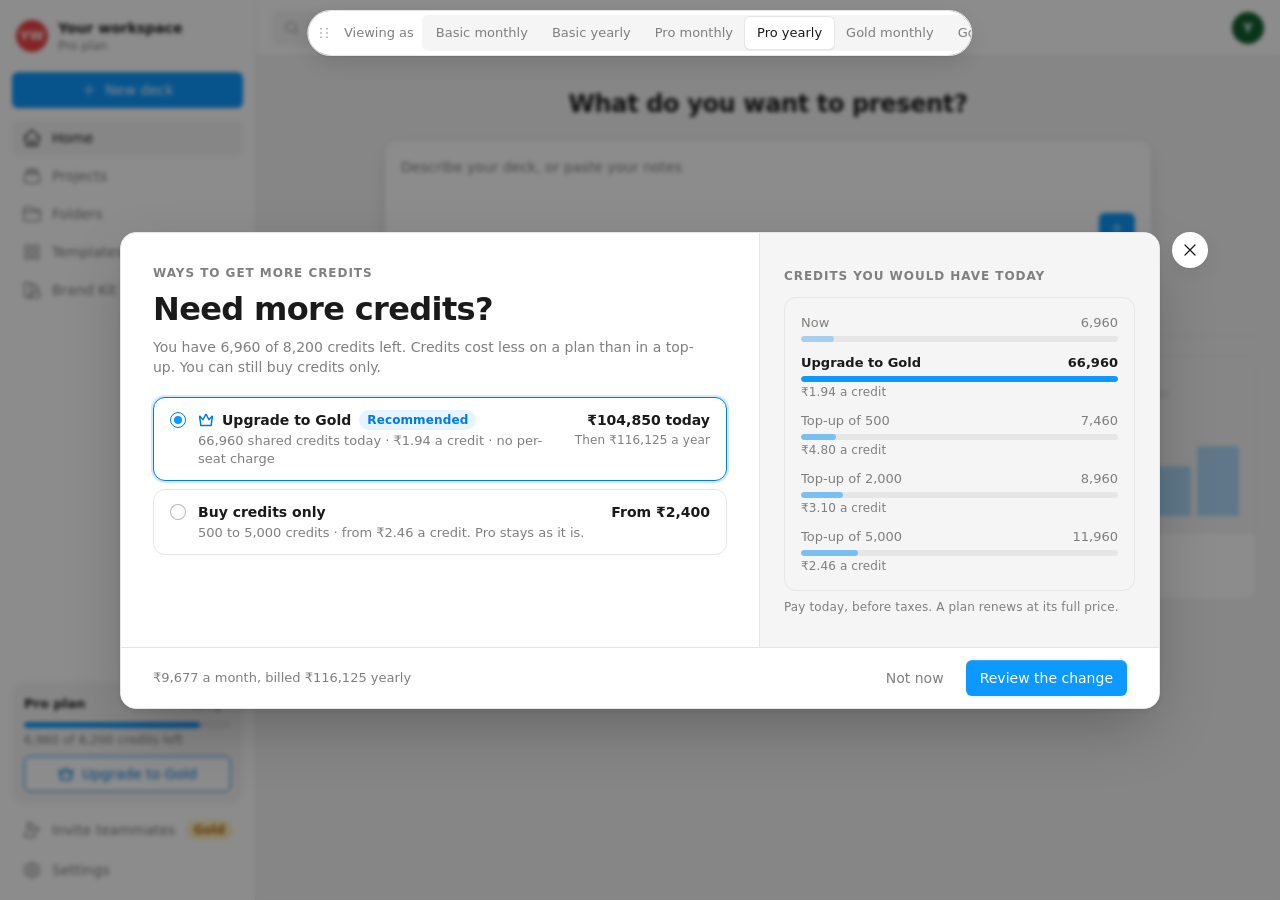
<file: buy-credits/index.html>
<!doctype html>
<html lang="en" data-theme="light">
<head>
<meta charset="utf-8">
<meta name="viewport" content="width=device-width, initial-scale=1">
<meta name="robots" content="noindex">
<title>Buy credits</title>
<link rel="stylesheet" href="app.css">
<style>html,body,#root{height:100%;margin:0}body{background:rgb(var(--pai-canvas,248 248 251))}</style>
</head>
<body>
<div id="root"></div>
<script>window.__PROTO__="credits";</script>
<script src="upgrade.js"></script>
</body>
</html>
</file>
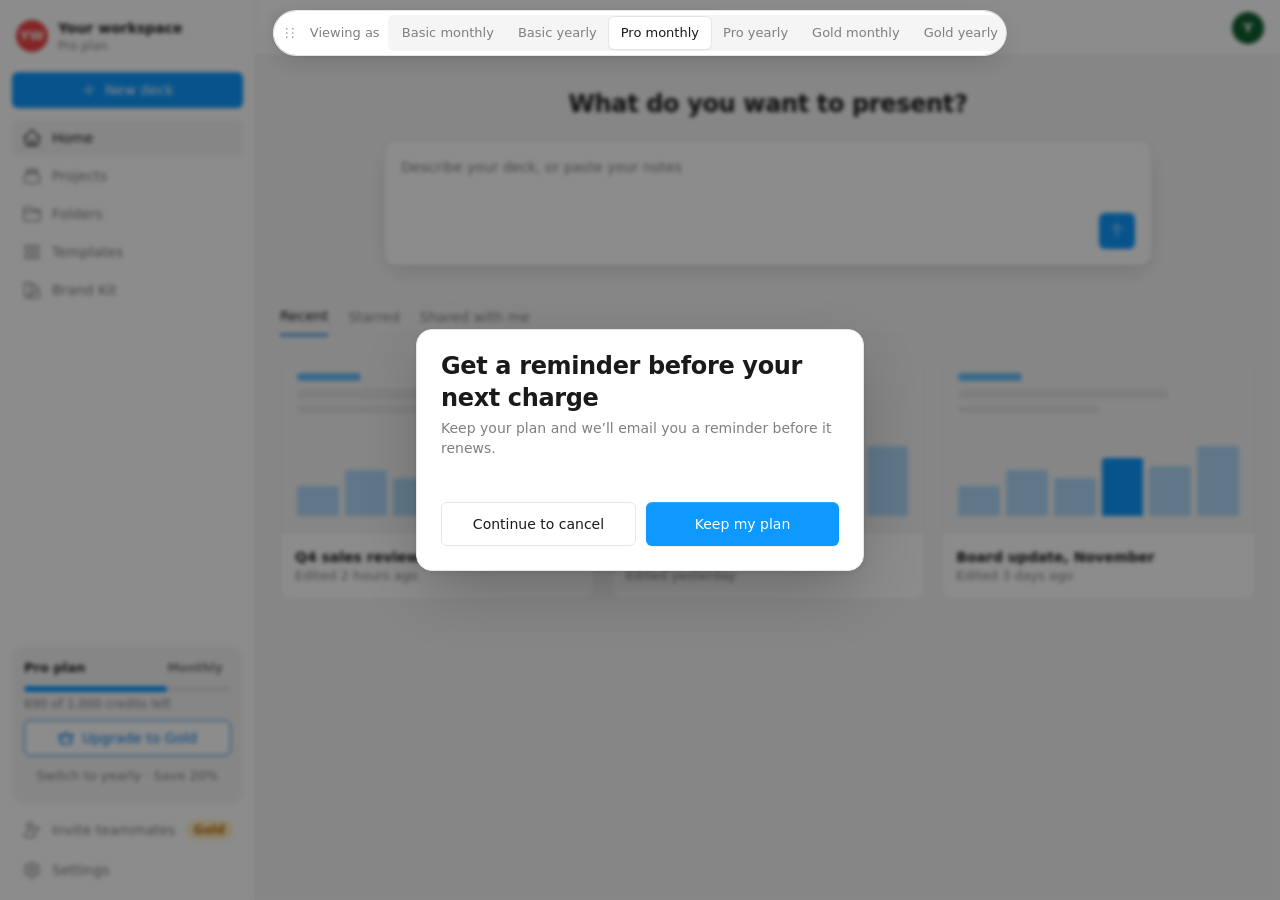
<file: cancel-renewal/index.html>
<!doctype html>
<html lang="en" data-theme="light">
<head>
<meta charset="utf-8">
<meta name="viewport" content="width=device-width, initial-scale=1">
<meta name="robots" content="noindex">
<title>Cancel renewal</title>
<link rel="stylesheet" href="app.css">
<style>html,body,#root{height:100%;margin:0}body{background:rgb(var(--pai-canvas,248 248 251))}</style>
</head>
<body>
<div id="root"></div>
<script>window.__PROTO__="cancel";</script>
<script>window.__ICON_BASE__="https://app.presentations.ai/assets/images/";</script>
<script src="upgrade.js"></script>
</body>
</html>
</file>
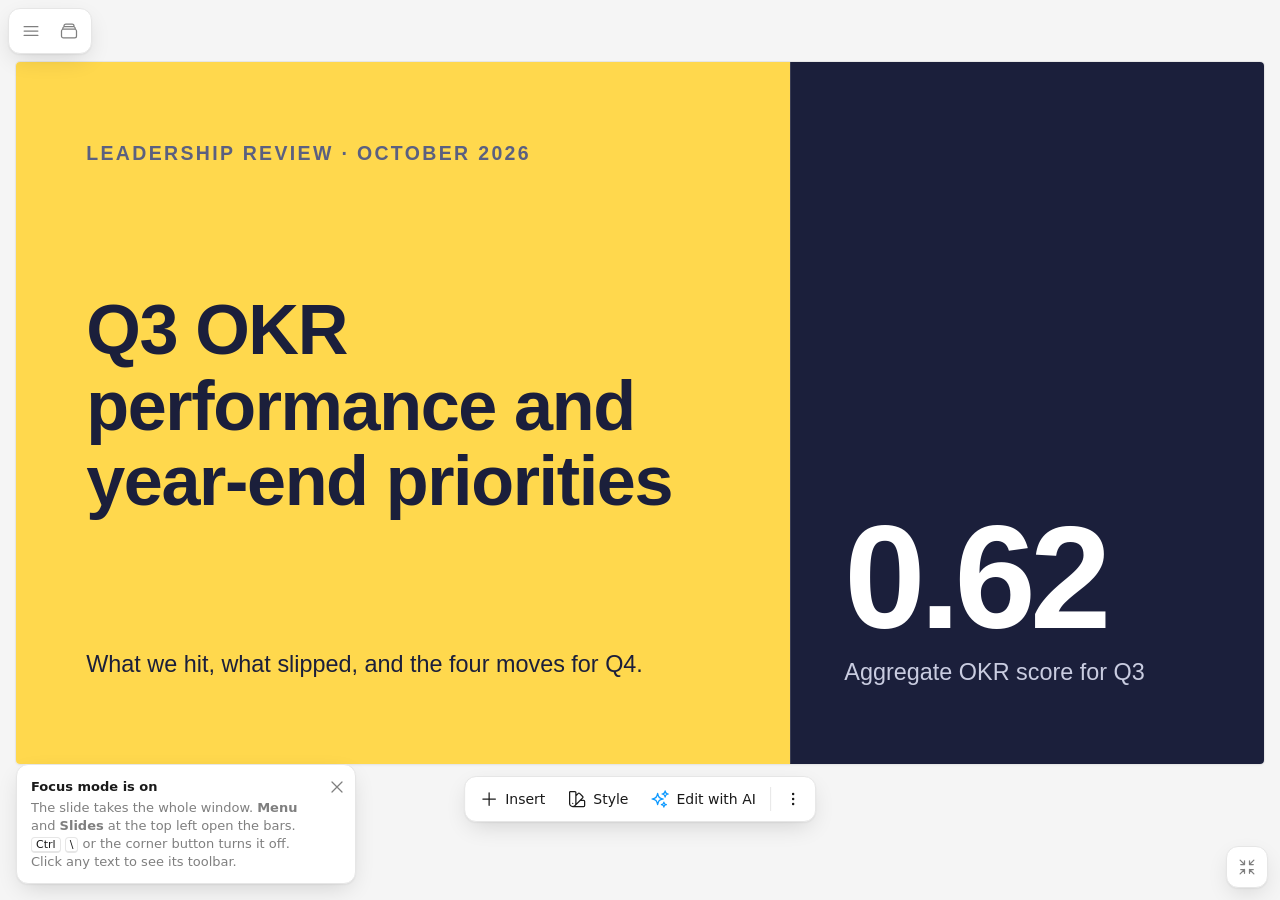
<file: editor-focus-mode/index.html>
<!doctype html>
<html lang="en" data-theme="light">
<head>
<meta charset="utf-8">
<meta name="viewport" content="width=device-width,initial-scale=1">
<title>Editor focus mode</title>
<style>
:root{
  --surface:#FFFFFF;--canvas:#F5F5F5;--sunken:#F5F5F5;--line:#E6E6E6;--ink:26 26 26;--ink2:#7F7F7F;--ink3:#B2B2B2;
  --brand:#0D99FF;--brand-hover:#007BE5;--brand-fg:#007BE5;--tint:#E5F4FF;--edge:rgb(var(--ink)/.3);
  --shadow-menu:0 1px 2px 0 rgb(0 0 0/.06),0 8px 24px -6px rgb(0 0 0/.16);
  --top:56px;--rail:208px;--ease:cubic-bezier(.2,0,0,1);
  color-scheme:light;
}
:root[data-theme="dark"]{
  --surface:#2C2C2C;--canvas:#1E1E1E;--sunken:#383838;--line:#444444;--ink:255 255 255;--ink2:#BFBFBF;--ink3:#808080;
  --brand:#0C8CE9;--brand-hover:#0A6DC2;--brand-fg:#7CC4F8;--tint:#394360;
  --shadow-menu:0 1px 2px 0 rgb(0 0 0/.3),0 8px 24px -6px rgb(0 0 0/.5);
  color-scheme:dark;
}
*{box-sizing:border-box}
html,body{margin:0;height:100%;overflow:hidden}
body{background:var(--canvas);color:rgb(var(--ink));font:14px/20px system-ui,-apple-system,"Segoe UI",Roboto,sans-serif;-webkit-font-smoothing:antialiased}
button{font:inherit;color:inherit;background:none;border:0;padding:0;cursor:pointer}
svg.i{width:20px;height:20px;flex:none;fill:none;stroke:currentColor;stroke-width:1.5;stroke-linecap:round;stroke-linejoin:round}
svg.i.s{width:16px;height:16px}
.ib{display:inline-flex;align-items:center;justify-content:center;width:36px;height:36px;border-radius:6px;color:var(--ink2);transition:background .15s,color .15s}
.ib:hover{background:var(--sunken);color:rgb(var(--ink))}
.ib.on{background:var(--tint);color:var(--brand-fg)}
.btn{display:inline-flex;align-items:center;gap:8px;height:36px;padding:0 14px;border-radius:6px;font-weight:500;white-space:nowrap;transition:background .15s,border-color .15s}
.btn:has(>svg:first-child){padding-left:12px}
.btn.sec{background:var(--surface);border:1px solid var(--line)}
.btn.sec:hover{border-color:var(--edge);background:var(--sunken)}
.btn.pri{background:var(--brand);color:#fff;box-shadow:0 1px 2px rgb(0 0 0/.1)}
.btn.pri:hover{background:var(--brand-hover)}

/* Top bar: docked, or an overlay that slides down in focus mode */
#topbar{position:fixed;left:0;right:0;top:0;height:var(--top);z-index:47;display:flex;align-items:center;gap:8px;padding:0 12px;background:var(--surface);border-bottom:1px solid var(--line);transition:top .2s var(--ease),box-shadow .2s}
.focus #topbar{top:calc(-1 * var(--top) - 8px)}
.focus.peek-top #topbar{top:0;box-shadow:var(--shadow-menu)}
#title{min-width:0;max-width:340px;flex:0 1 auto;overflow:hidden;text-overflow:ellipsis;white-space:nowrap;font-weight:600;padding:0 8px;height:36px;line-height:36px;border-radius:6px}
#title:hover{background:var(--sunken)}
.saved{color:var(--ink2);font-size:12px;white-space:nowrap}
.grow{flex:1}
@media (max-width:860px){.saved,.hide-sm{display:none}}

/* Slide rail */
#rail{position:fixed;left:0;top:var(--top);bottom:0;width:var(--rail);z-index:9;display:flex;flex-direction:column;background:var(--canvas);transition:left .2s var(--ease),top .2s var(--ease),box-shadow .2s}
.focus #rail{top:0;left:calc(-1 * var(--rail) - 8px);z-index:46;border-right:1px solid var(--line)}
.focus.peek-rail #rail{left:0;box-shadow:var(--shadow-menu)}
.focus.peek-top #rail{top:var(--top)}
#rail .newslide{margin:12px 12px 8px;justify-content:center}
#thumbs{list-style:none;margin:0;padding:4px 12px 16px 8px;overflow-y:auto;flex:1}
#thumbs li{display:flex;gap:6px;align-items:flex-start;margin-bottom:10px}
#thumbs .n{width:16px;text-align:right;font-size:12px;color:var(--ink2);padding-top:2px;font-variant-numeric:tabular-nums}
#thumbs li.on .n{color:var(--brand-fg);font-weight:600}
.tframe{position:relative;flex:1;aspect-ratio:16/9;border-radius:6px;overflow:hidden;outline:1px solid var(--line);background:#fff;cursor:pointer}
#thumbs li.on .tframe{outline:2px solid var(--brand);outline-offset:1px}
.tframe .slide{position:absolute;left:0;top:0;transform-origin:0 0;pointer-events:none}

/* Canvas */
#canvas{position:fixed;left:var(--rail);top:var(--top);right:0;bottom:0;transition:left .2s var(--ease),top .2s var(--ease)}
.focus #canvas{left:0;top:0}
#frame{position:absolute;border-radius:4px;box-shadow:0 0 0 1px var(--line),0 1px 3px rgb(0 0 0/.06);overflow:hidden;background:#fff;transition:left .2s var(--ease),top .2s var(--ease),width .2s var(--ease),height .2s var(--ease)}
#frame .slide{position:absolute;left:0;top:0;transform-origin:0 0;transition:transform .2s var(--ease)}

/* Floating pills */
.pill{position:absolute;display:flex;align-items:center;gap:2px;padding:4px;background:var(--surface);border:1px solid var(--line);border-radius:12px;box-shadow:var(--shadow-menu);white-space:nowrap}
.pill .div{width:1px;height:24px;background:var(--line);margin:0 2px}
.tile{display:inline-flex;align-items:center;gap:6px;height:36px;padding:0 10px;border-radius:6px;color:rgb(var(--ink));transition:background .15s}
.tile:hover{background:var(--sunken)}
.tile.icon{width:36px;padding:0;justify-content:center}
.tile b{font-weight:700}.tile i{font-style:italic;font-family:Georgia,serif}.tile u{text-decoration:underline}
#bottombar{transform:translateX(-50%);transition:left .2s var(--ease),top .2s var(--ease)}
#slot{transform:translateX(-50%);top:8px;opacity:0;pointer-events:none;transition:opacity .15s,left .2s var(--ease)}
#slot.show{opacity:1;pointer-events:auto}
.ctl{display:inline-flex;align-items:center;height:36px;border:1px solid var(--line);border-radius:6px;transition:border-color .15s}
.ctl:hover{border-color:var(--edge)}
.ctl .a{display:inline-flex;align-items:center;gap:8px;padding:0 10px;height:100%}
.ctl .c{display:inline-flex;align-items:center;justify-content:center;width:32px;height:100%;border-left:1px solid var(--line)}
.ctl.step{padding:2px;gap:0}
.ctl.step button{width:30px;height:30px;border-radius:4px;display:inline-flex;align-items:center;justify-content:center}
.ctl.step button:hover{background:var(--sunken)}
.ctl.step span{width:34px;text-align:center;font-variant-numeric:tabular-nums}
.dot{width:16px;height:16px;border-radius:50%;background:#1B1F3B;box-shadow:inset 0 0 0 1px rgb(255 255 255/.4)}
#focuspill{left:8px;top:8px;display:none;z-index:41}
.focus #focuspill{display:flex}
#corner{right:12px;bottom:12px;z-index:41}

/* Tooltip */
[data-tip]{position:relative}
#tip{position:fixed;z-index:80;pointer-events:none;background:#1E1E1E;color:#fff;font-size:12px;line-height:16px;font-weight:500;padding:4px 8px;border-radius:6px;box-shadow:var(--shadow-menu);opacity:0;transition:opacity .12s;white-space:nowrap}
#tip.show{opacity:1}

/* Hint */
#hint{position:fixed;left:16px;bottom:16px;z-index:60;max-width:340px;background:var(--surface);border:1px solid var(--line);border-radius:12px;box-shadow:var(--shadow-menu);padding:12px 14px 12px 14px;display:flex;gap:10px;align-items:flex-start;transition:opacity .25s,transform .25s}
#hint.hide{opacity:0;transform:translateY(8px);pointer-events:none}
#hint p{margin:0;font-size:13px;line-height:18px;color:var(--ink2)}
#hint strong{display:block;color:rgb(var(--ink));font-size:13px;margin-bottom:2px}
kbd{font:500 11px/16px system-ui,sans-serif;border:1px solid var(--line);border-bottom-width:2px;border-radius:4px;padding:0 4px;background:var(--surface);color:rgb(var(--ink))}

/* Slides (1280 x 720, scaled). The slide keeps its own colours in both themes */
.slide{width:1280px;height:720px;background:#fff;color:#1B1F3B;font-family:"Helvetica Neue",Arial,sans-serif;overflow:hidden}
.slide .t{cursor:text;border-radius:2px}
#frame .slide .t:hover{outline:1px solid rgb(13 153 255/.5)}
#frame .slide .t.sel{outline:2px solid #0D99FF;outline-offset:2px}
.y{background:#FFD84D}.nv{background:#1B1F3B;color:#fff}
.k{font-size:20px;letter-spacing:.12em;text-transform:uppercase;font-weight:700;color:#5B6080}
.h{font-size:58px;line-height:1.08;font-weight:800;letter-spacing:-.02em;margin:0}
.h2{font-size:46px;line-height:1.12;font-weight:800;letter-spacing:-.015em;margin:0}
.p{font-size:24px;line-height:1.45;color:#3B4060;margin:0}
</style>
</head>
<body>
<div id="app" class="focus">
  <header id="topbar">
    <button class="ib" data-tip="Home" aria-label="Home" data-icon="HomeIcon"></button>
    <div id="title" title="Rename">Q3 OKR performance and year-end priorities</div>
    <span class="saved">Saved</span>
    <div class="grow"></div>
    <button class="ib hide-sm" data-tip="Undo" aria-label="Undo" data-icon="ArrowUturnLeftIcon"></button>
    <button class="ib hide-sm" data-tip="Redo" aria-label="Redo" data-icon="ArrowUturnRightIcon"></button>
    <button class="ib" id="themebtn" data-tip="Dark mode" aria-label="Dark mode" data-icon="MoonIcon"></button>
    <button class="ib" data-tip="More actions" aria-label="More actions" data-icon="EllipsisHorizontalIcon"></button>
    <button class="btn sec"><svg class="i s" data-path="ShareIcon"></svg>Share</button>
    <button class="btn sec hide-sm"><svg class="i s" data-path="PlayIcon"></svg>Present</button>
    <button class="btn pri"><svg class="i s" data-path="ArrowDownTrayIcon"></svg>Export as PPT</button>
  </header>

  <aside id="rail" aria-label="Slides">
    <button class="btn sec newslide"><svg class="i s" data-path="PlusIcon"></svg>New slide</button>
    <ol id="thumbs"></ol>
  </aside>

  <main id="canvas">
    <div id="slot" class="pill" role="toolbar" aria-label="Text">
      <span class="ctl"><span class="a"><b style="font-weight:500">Aa</b> Extra large</span><span class="c"><svg class="i s" data-path="ChevronDownIcon"></svg></span></span>
      <span class="ctl step" style="margin-left:4px"><button aria-label="Smaller"><svg class="i s" data-path="MinusIcon"></svg></button><span id="fs">80</span><button aria-label="Bigger"><svg class="i s" data-path="PlusIcon"></svg></button></span>
      <span class="div"></span>
      <button class="tile icon" data-tip="Bold"><b>B</b></button>
      <button class="tile icon" data-tip="Italic"><i>I</i></button>
      <button class="tile icon" data-tip="Underline"><u>U</u></button>
      <span class="div"></span>
      <button class="tile icon" data-tip="Text colour"><span class="dot"></span></button>
      <button class="tile icon" data-tip="Edit with AI"><svg class="i" data-path="SparklesIcon"></svg></button>
      <button class="tile icon" data-tip="More"><svg class="i" data-path="EllipsisHorizontalIcon"></svg></button>
    </div>

    <div id="frame"></div>

    <div id="bottombar" class="pill" role="toolbar" aria-label="Slide">
      <button class="tile"><svg class="i" data-path="PlusIcon"></svg>Insert</button>
      <button class="tile"><svg class="i" data-path="SwatchIcon"></svg>Style</button>
      <button class="tile"><svg class="i" data-path="SparklesIcon" style="color:var(--brand)"></svg>Edit with AI</button>
      <span class="div"></span>
      <button class="tile icon" data-tip="More"><svg class="i" data-path="EllipsisVerticalIcon"></svg></button>
    </div>

    <div id="focuspill" class="pill" data-focus-controls>
      <button class="ib" id="menubtn" data-tip="Menu" aria-label="Menu" data-icon="Bars3Icon"></button>
      <button class="ib" id="slidesbtn" data-tip="Slides" aria-label="Slides" data-icon="RectangleStackIcon"></button>
    </div>

    <div id="corner" class="pill" data-focus-controls style="padding:2px;border-radius:12px">
      <button class="ib" id="focusbtn" aria-label="Exit focus mode"></button>
    </div>
  </main>
</div>

<div id="hint" role="status">
  <div>
    <strong>Focus mode is on</strong>
    <p>The slide takes the whole window. <b>Menu</b> and <b>Slides</b> at the top left open the bars. <kbd id="k1">Ctrl</kbd> <kbd>\</kbd> or the corner button turns it off. Click any text to see its toolbar.</p>
  </div>
  <button class="ib" id="hintx" aria-label="Close" style="width:28px;height:28px;margin:-4px -6px 0 0" data-icon="XMarkIcon"></button>
</div>
<div id="tip"></div>

<script>
const ICONS = {"HomeIcon":["m2.25 12 8.954-8.955c.44-.439 1.152-.439 1.591 0L21.75 12M4.5 9.75v10.125c0 .621.504 1.125 1.125 1.125H9.75v-4.875c0-.621.504-1.125 1.125-1.125h2.25c.621 0 1.125.504 1.125 1.125V21h4.125c.621 0 1.125-.504 1.125-1.125V9.75M8.25 21h8.25"],"SunIcon":["M12 3v2.25m6.364.386-1.591 1.591M21 12h-2.25m-.386 6.364-1.591-1.591M12 18.75V21m-4.773-4.227-1.591 1.591M5.25 12H3m4.227-4.773L5.636 5.636M15.75 12a3.75 3.75 0 1 1-7.5 0 3.75 3.75 0 0 1 7.5 0Z"],"MoonIcon":["M21.752 15.002A9.72 9.72 0 0 1 18 15.75c-5.385 0-9.75-4.365-9.75-9.75 0-1.33.266-2.597.748-3.752A9.753 9.753 0 0 0 3 11.25C3 16.635 7.365 21 12.75 21a9.753 9.753 0 0 0 9.002-5.998Z"],"EllipsisHorizontalIcon":["M6.75 12a.75.75 0 1 1-1.5 0 .75.75 0 0 1 1.5 0ZM12.75 12a.75.75 0 1 1-1.5 0 .75.75 0 0 1 1.5 0ZM18.75 12a.75.75 0 1 1-1.5 0 .75.75 0 0 1 1.5 0Z"],"EllipsisVerticalIcon":["M12 6.75a.75.75 0 1 1 0-1.5.75.75 0 0 1 0 1.5ZM12 12.75a.75.75 0 1 1 0-1.5.75.75 0 0 1 0 1.5ZM12 18.75a.75.75 0 1 1 0-1.5.75.75 0 0 1 0 1.5Z"],"ShareIcon":["M7.217 10.907a2.25 2.25 0 1 0 0 2.186m0-2.186c.18.324.283.696.283 1.093s-.103.77-.283 1.093m0-2.186 9.566-5.314m-9.566 7.5 9.566 5.314m0 0a2.25 2.25 0 1 0 3.935 2.186 2.25 2.25 0 0 0-3.935-2.186Zm0-12.814a2.25 2.25 0 1 0 3.933-2.185 2.25 2.25 0 0 0-3.933 2.185Z"],"PlayIcon":["M5.25 5.653c0-.856.917-1.398 1.667-.986l11.54 6.347a1.125 1.125 0 0 1 0 1.972l-11.54 6.347a1.125 1.125 0 0 1-1.667-.986V5.653Z"],"ArrowDownTrayIcon":["M3 16.5v2.25A2.25 2.25 0 0 0 5.25 21h13.5A2.25 2.25 0 0 0 21 18.75V16.5M16.5 12 12 16.5m0 0L7.5 12m4.5 4.5V3"],"PlusIcon":["M12 4.5v15m7.5-7.5h-15"],"Bars3Icon":["M3.75 6.75h16.5M3.75 12h16.5m-16.5 5.25h16.5"],"RectangleStackIcon":["M6 6.878V6a2.25 2.25 0 0 1 2.25-2.25h7.5A2.25 2.25 0 0 1 18 6v.878m-12 0c.235-.083.487-.128.75-.128h10.5c.263 0 .515.045.75.128m-12 0A2.25 2.25 0 0 0 4.5 9v.878m13.5-3A2.25 2.25 0 0 1 19.5 9v.878m0 0a2.246 2.246 0 0 0-.75-.128H5.25c-.263 0-.515.045-.75.128m15 0A2.25 2.25 0 0 1 21 12v6a2.25 2.25 0 0 1-2.25 2.25H5.25A2.25 2.25 0 0 1 3 18v-6c0-.98.626-1.813 1.5-2.122"],"ArrowsPointingOutIcon":["M3.75 3.75v4.5m0-4.5h4.5m-4.5 0L9 9M3.75 20.25v-4.5m0 4.5h4.5m-4.5 0L9 15M20.25 3.75h-4.5m4.5 0v4.5m0-4.5L15 9m5.25 11.25h-4.5m4.5 0v-4.5m0 4.5L15 15"],"ArrowsPointingInIcon":["M9 9V4.5M9 9H4.5M9 9 3.75 3.75M9 15v4.5M9 15H4.5M9 15l-5.25 5.25M15 9h4.5M15 9V4.5M15 9l5.25-5.25M15 15h4.5M15 15v4.5m0-4.5 5.25 5.25"],"SparklesIcon":["M9.813 15.904 9 18.75l-.813-2.846a4.5 4.5 0 0 0-3.09-3.09L2.25 12l2.846-.813a4.5 4.5 0 0 0 3.09-3.09L9 5.25l.813 2.846a4.5 4.5 0 0 0 3.09 3.09L15.75 12l-2.846.813a4.5 4.5 0 0 0-3.09 3.09ZM18.259 8.715 18 9.75l-.259-1.035a3.375 3.375 0 0 0-2.455-2.456L14.25 6l1.036-.259a3.375 3.375 0 0 0 2.455-2.456L18 2.25l.259 1.035a3.375 3.375 0 0 0 2.456 2.456L21.75 6l-1.035.259a3.375 3.375 0 0 0-2.456 2.456ZM16.894 20.567 16.5 21.75l-.394-1.183a2.25 2.25 0 0 0-1.423-1.423L13.5 18.75l1.183-.394a2.25 2.25 0 0 0 1.423-1.423l.394-1.183.394 1.183a2.25 2.25 0 0 0 1.423 1.423l1.183.394-1.183.394a2.25 2.25 0 0 0-1.423 1.423Z"],"SwatchIcon":["M4.098 19.902a3.75 3.75 0 0 0 5.304 0l6.401-6.402M6.75 21A3.75 3.75 0 0 1 3 17.25V4.125C3 3.504 3.504 3 4.125 3h5.25c.621 0 1.125.504 1.125 1.125v4.072M6.75 21a3.75 3.75 0 0 0 3.75-3.75V8.197M6.75 21h13.125c.621 0 1.125-.504 1.125-1.125v-5.25c0-.621-.504-1.125-1.125-1.125h-4.072M10.5 8.197l2.88-2.88c.438-.439 1.15-.439 1.59 0l3.712 3.713c.44.44.44 1.152 0 1.59l-2.879 2.88M6.75 17.25h.008v.008H6.75v-.008Z"],"ChevronDownIcon":["m19.5 8.25-7.5 7.5-7.5-7.5"],"ArrowUturnLeftIcon":["M9 15 3 9m0 0 6-6M3 9h12a6 6 0 0 1 0 12h-3"],"ArrowUturnRightIcon":["m15 15 6-6m0 0-6-6m6 6H9a6 6 0 0 0 0 12h3"],"XMarkIcon":["M6 18 18 6M6 6l12 12"],"MinusIcon":["M5 12h14"]};
const svg = (n, cls = "i") => `<svg class="${cls}" viewBox="0 0 24 24" aria-hidden="true">${(ICONS[n] || []).map((d) => `<path d="${d}"/>`).join("")}</svg>`;
document.querySelectorAll("[data-icon]").forEach((b) => (b.innerHTML = svg(b.dataset.icon)));
document.querySelectorAll("svg[data-path]").forEach((s) => (s.outerHTML = svg(s.dataset.path, s.getAttribute("class")).replace("<svg ", `<svg style="${s.getAttribute("style") || ""}" `)));

/* Slides: made-up OKR review content, drawn at 1280 x 720 */
const SLIDES = [
`<div class="slide" style="display:flex">
  <div class="y" style="width:62%;padding:84px 72px;display:flex;flex-direction:column;justify-content:space-between">
    <div class="k t">Leadership review · October 2026</div>
    <h1 class="h t" style="font-size:72px">Q3 OKR performance and year-end priorities</h1>
    <p class="p t" style="color:#1B1F3B">What we hit, what slipped, and the four moves for Q4.</p>
  </div>
  <div class="nv" style="flex:1;padding:84px 56px;display:flex;flex-direction:column;justify-content:flex-end">
    <div class="t" style="font-size:150px;font-weight:800;line-height:1;letter-spacing:-.04em">0.62</div>
    <div class="t" style="font-size:24px;margin-top:12px;color:#C9CCE0">Aggregate OKR score for Q3</div>
  </div>
</div>`,
`<div class="slide" style="padding:72px 80px">
  <div class="k t">Where Q3 landed</div>
  <h2 class="h2 t" style="margin-top:16px;max-width:980px">Q3 landed at 0.62 against a 0.70 target</h2>
  <div style="display:flex;gap:28px;margin-top:64px">
    ${[["58%","Key results on track","Up from 49% in Q2"],["91%","Committed launches shipped","10 of 11"],["3","Objectives at risk","All in platform and data"]].map(([n,l,s],i)=>`<div style="flex:1;border-radius:20px;padding:36px;${i==0?"background:#FFD84D":"background:#F2F3F8"}"><div class="t" style="font-size:84px;font-weight:800;letter-spacing:-.03em;line-height:1">${n}</div><div class="t" style="font-size:26px;font-weight:700;margin-top:20px">${l}</div><div class="t" style="font-size:20px;color:#5B6080;margin-top:8px">${s}</div></div>`).join("")}
  </div>
</div>`,
`<div class="slide" style="padding:72px 80px">
  <div class="k t">Score by team</div>
  <h2 class="h2 t" style="margin-top:16px">Growth teams beat plan; platform work slipped</h2>
  <div style="margin-top:52px;position:relative">
    ${[["Sales",1.08],["Marketing",0.92],["Customer success",0.81],["Data",0.51],["Platform",0.44]].map(([t,v])=>`<div style="display:flex;align-items:center;gap:24px;margin-bottom:22px"><div class="t" style="width:250px;font-size:24px;font-weight:600">${t}</div><div style="flex:1;height:44px;background:#F2F3F8;border-radius:8px;position:relative"><div style="position:absolute;left:0;top:0;bottom:0;width:${Math.min(v/1.2,1)*100}%;border-radius:8px;background:${v>=0.7?"#1B1F3B":"#FF7A59"}"></div></div><div class="t" style="width:70px;font-size:24px;font-weight:700;text-align:right">${v.toFixed(2)}</div></div>`).join("")}
    <div style="position:absolute;top:-14px;bottom:8px;left:calc(274px + (100% - 368px) * .7/1.2);border-left:3px dashed #2E6BFF"></div>
    <div class="t" style="position:absolute;top:-44px;left:calc(262px + (100% - 368px) * .7/1.2);font-size:18px;color:#2E6BFF;font-weight:700">Target 0.70</div>
  </div>
</div>`,
`<div class="slide nv" style="padding:72px 80px">
  <div class="k t" style="color:#9CA1C4">What could move the number</div>
  <h2 class="h2 t" style="margin-top:16px;color:#fff">Three risks to the year-end number</h2>
  <div style="display:flex;gap:24px;margin-top:60px">
    ${[["Enterprise deals slip a quarter","Six of the top twelve deals have no signed order form yet."],["The platform migration needs two more sprints","Two teams share one on-call rota, so feature work waits."],["Data hiring is behind","Three open roles, and every week costs us a dashboard."]].map(([h,p],i)=>`<div style="flex:1;border-radius:20px;padding:34px;background:#272C52"><div style="width:52px;height:52px;border-radius:14px;background:${["#FFD84D","#FF7A59","#7FB2FF"][i]};color:#1B1F3B;display:flex;align-items:center;justify-content:center;font-weight:800;font-size:24px">${i+1}</div><div class="t" style="font-size:28px;font-weight:700;margin-top:26px;line-height:1.2">${h}</div><div class="t" style="font-size:21px;color:#C9CCE0;margin-top:14px;line-height:1.45">${p}</div></div>`).join("")}
  </div>
</div>`,
`<div class="slide" style="padding:72px 80px;display:flex;gap:56px">
  <div style="width:42%">
    <div class="k t">Pipeline</div>
    <h2 class="h2 t" style="margin-top:16px">Pipeline covers 2.4× of Q4, short of the 3× we need</h2>
    <p class="p t" style="margin-top:28px">December carries the gap. Two late deals moved from November, and one is waiting on legal.</p>
  </div>
  <div style="flex:1;display:flex;align-items:flex-end;gap:36px;padding-bottom:40px;position:relative">
    ${[["Oct",2.9],["Nov",2.6],["Dec",1.7]].map(([m,v])=>`<div style="flex:1;display:flex;flex-direction:column;align-items:center;gap:14px"><div class="t" style="font-size:30px;font-weight:800">${v}×</div><div style="width:100%;height:${v*150}px;border-radius:12px 12px 4px 4px;background:${v>=2.5?"#1B1F3B":"#FFD84D"}"></div><div class="t" style="font-size:22px;color:#5B6080;font-weight:600">${m}</div></div>`).join("")}
    <div style="position:absolute;left:0;right:0;bottom:${40+48+3*150}px;border-top:3px dashed #2E6BFF"></div>
    <div class="t" style="position:absolute;right:0;bottom:${40+56+3*150}px;font-size:18px;color:#2E6BFF;font-weight:700">Need 3×</div>
  </div>
</div>`,
`<div class="slide" style="padding:72px 80px">
  <div class="k t">The plan</div>
  <h2 class="h2 t" style="margin-top:16px">Four moves for Q4</h2>
  <div style="display:grid;grid-template-columns:1fr 1fr;gap:26px 40px;margin-top:52px">
    ${["Move two engineers onto the platform migration until it ships","Put an exec sponsor on each of the top twelve deals","Pause the two projects with the lowest score per hour","Fill the three data roles by 15 December"].map((t,i)=>`<div style="display:flex;gap:24px;align-items:flex-start;border-top:3px solid #1B1F3B;padding-top:22px"><div class="t" style="font-size:44px;font-weight:800;color:#2E6BFF;line-height:1">0${i+1}</div><div class="t" style="font-size:27px;font-weight:600;line-height:1.3">${t}</div></div>`).join("")}
  </div>
</div>`,
`<div class="slide y" style="padding:72px 80px">
  <div class="k t" style="color:#1B1F3B">Decisions</div>
  <h2 class="h2 t" style="margin-top:16px">What we need from leadership today</h2>
  <div style="margin-top:56px;display:flex;flex-direction:column;gap:22px">
    ${["Approve moving two engineers to the migration","Name an exec sponsor for each top-twelve deal","Agree which two projects pause until January"].map((t)=>`<div style="display:flex;gap:22px;align-items:center;background:#fff;border-radius:16px;padding:26px 30px"><div style="width:44px;height:44px;border-radius:50%;background:#1B1F3B;color:#FFD84D;display:flex;align-items:center;justify-content:center;font-size:26px;font-weight:800">✓</div><div class="t" style="font-size:28px;font-weight:600">${t}</div></div>`).join("")}
  </div>
</div>`,
`<div class="slide nv" style="padding:84px 80px;display:flex;flex-direction:column;justify-content:space-between">
  <div class="k t" style="color:#9CA1C4">Next review</div>
  <div>
    <h1 class="h t" style="font-size:96px;color:#fff">14 January</h1>
    <p class="p t" style="color:#C9CCE0;margin-top:20px;font-size:28px">We bring the Q4 score, the migration date and the new pipeline coverage.</p>
  </div>
  <div style="height:14px;width:220px;background:#FFD84D;border-radius:8px"></div>
</div>`,
];

const app = document.getElementById("app");
const frame = document.getElementById("frame");
const thumbs = document.getElementById("thumbs");
const slot = document.getElementById("slot");
const bottombar = document.getElementById("bottombar");
const focusbtn = document.getElementById("focusbtn");
let current = 0, selected = null;
const isMac = /Mac|iPhone|iPad/.test(navigator.platform || navigator.userAgent);
const KEY = isMac ? "⌘\\" : "Ctrl+\\";
document.getElementById("k1").textContent = isMac ? "⌘" : "Ctrl";

thumbs.innerHTML = SLIDES.map((s, i) => `<li data-i="${i}"><span class="n">${i + 1}</span><div class="tframe">${s}</div></li>`).join("");
thumbs.addEventListener("click", (e) => { const li = e.target.closest("li"); if (li) show(+li.dataset.i); });

function show(i) {
  current = Math.max(0, Math.min(SLIDES.length - 1, i));
  frame.innerHTML = SLIDES[current];
  thumbs.querySelectorAll("li").forEach((li, k) => li.classList.toggle("on", k === current));
  { const li = thumbs.children[current]; if (li.offsetTop < thumbs.scrollTop || li.offsetTop + li.offsetHeight > thumbs.scrollTop + thumbs.clientHeight) thumbs.scrollTop = li.offsetTop - 12; }
  deselect();
  layout();
}

/* Same numbers as the editor: canvas top padding 8, toolbar slot 46 + 8, bottom bar gap 12 + 46 + 12, side margins 16 */
function layout() {
  const focus = app.classList.contains("focus");
  const cw = innerWidth - (focus ? 0 : 208), ch = innerHeight - (focus ? 0 : 56);
  const top = 62, below = 70, side = 16;
  const scale = Math.max(0.1, Math.min((cw - side * 2) / 1280, (ch - top - below) / 720));
  const w = 1280 * scale, h = 720 * scale, left = (cw - w) / 2;
  Object.assign(frame.style, { left: left + "px", top: top + "px", width: w + "px", height: h + "px" });
  const sl = frame.querySelector(".slide"); if (sl) sl.style.transform = `scale(${scale})`;
  bottombar.style.left = cw / 2 + "px"; bottombar.style.top = top + h + 12 + "px";
  slot.style.left = cw / 2 + "px";
  thumbs.querySelectorAll(".tframe").forEach((f) => { const s = f.querySelector(".slide"); s.style.transform = `scale(${f.clientWidth / 1280})`; });
}

function setFocus(on) {
  app.classList.toggle("focus", on);
  app.classList.remove("peek-top", "peek-rail");
  focusbtn.innerHTML = svg(on ? "ArrowsPointingInIcon" : "ArrowsPointingOutIcon");
  focusbtn.setAttribute("aria-label", on ? "Exit focus mode" : "Focus mode");
  focusbtn.dataset.tip = (on ? "Exit focus mode " : "Focus mode ") + KEY;
  syncPills();
  layout();
}
function peek(which, on) {
  app.classList.toggle("peek-" + which, on);
  syncPills();
}
function syncPills() {
  document.getElementById("menubtn").classList.toggle("on", app.classList.contains("peek-top"));
  document.getElementById("slidesbtn").classList.toggle("on", app.classList.contains("peek-rail"));
}
document.getElementById("menubtn").onclick = () => peek("top", !app.classList.contains("peek-top"));
document.getElementById("slidesbtn").onclick = () => peek("rail", !app.classList.contains("peek-rail"));
focusbtn.onclick = () => setFocus(!app.classList.contains("focus"));

/* Text selection: the toolbar sits in its slot above the slide */
function deselect() { if (selected) selected.classList.remove("sel"); selected = null; slot.classList.remove("show"); }
frame.addEventListener("click", (e) => {
  const t = e.target.closest(".t");
  if (!t) return deselect();
  if (selected) selected.classList.remove("sel");
  selected = t; t.classList.add("sel"); slot.classList.add("show");
  document.getElementById("fs").textContent = Math.round(parseFloat(getComputedStyle(t).fontSize));
});
/* A click on the canvas closes the overlays */
document.getElementById("canvas").addEventListener("mousedown", (e) => {
  if (e.target.closest("[data-focus-controls]")) return;
  if (app.classList.contains("peek-top") || app.classList.contains("peek-rail")) { app.classList.remove("peek-top", "peek-rail"); syncPills(); }
  if (!e.target.closest("#frame") && !e.target.closest(".pill")) deselect();
});
addEventListener("keydown", (e) => {
  if ((e.metaKey || e.ctrlKey) && (e.key === "\\" || e.code === "Backslash")) { e.preventDefault(); setFocus(!app.classList.contains("focus")); return; }
  if (e.key === "Escape") { if (app.classList.contains("peek-top") || app.classList.contains("peek-rail")) { app.classList.remove("peek-top", "peek-rail"); syncPills(); } else deselect(); }
  if (["ArrowDown", "PageDown", "ArrowRight"].includes(e.key)) { e.preventDefault(); show(current + 1); }
  if (["ArrowUp", "PageUp", "ArrowLeft"].includes(e.key)) { e.preventDefault(); show(current - 1); }
});

/* Theme */
const themebtn = document.getElementById("themebtn");
themebtn.onclick = () => {
  const dark = document.documentElement.dataset.theme !== "dark";
  document.documentElement.dataset.theme = dark ? "dark" : "light";
  themebtn.innerHTML = svg(dark ? "SunIcon" : "MoonIcon");
  themebtn.dataset.tip = dark ? "Light mode" : "Dark mode";
};

/* Tooltips */
const tip = document.getElementById("tip"); let tipT;
document.addEventListener("mouseover", (e) => {
  const el = e.target.closest("[data-tip]"); clearTimeout(tipT);
  if (!el) return tip.classList.remove("show");
  tipT = setTimeout(() => {
    tip.textContent = el.dataset.tip; const r = el.getBoundingClientRect();
    const below = r.top < 60; tip.style.top = (below ? r.bottom + 6 : r.top - 30) + "px";
    tip.style.left = Math.min(innerWidth - tip.offsetWidth - 8, Math.max(8, r.left + r.width / 2 - tip.offsetWidth / 2)) + "px";
    tip.classList.add("show");
  }, 350);
});

/* Hint: closes itself after a while, or on X */
const hint = document.getElementById("hint");
document.getElementById("hintx").onclick = () => hint.classList.add("hide");
setTimeout(() => hint.classList.add("hide"), 12000);

addEventListener("resize", layout);
setFocus(true);
show(0);
</script>
</body>
</html>
</file>
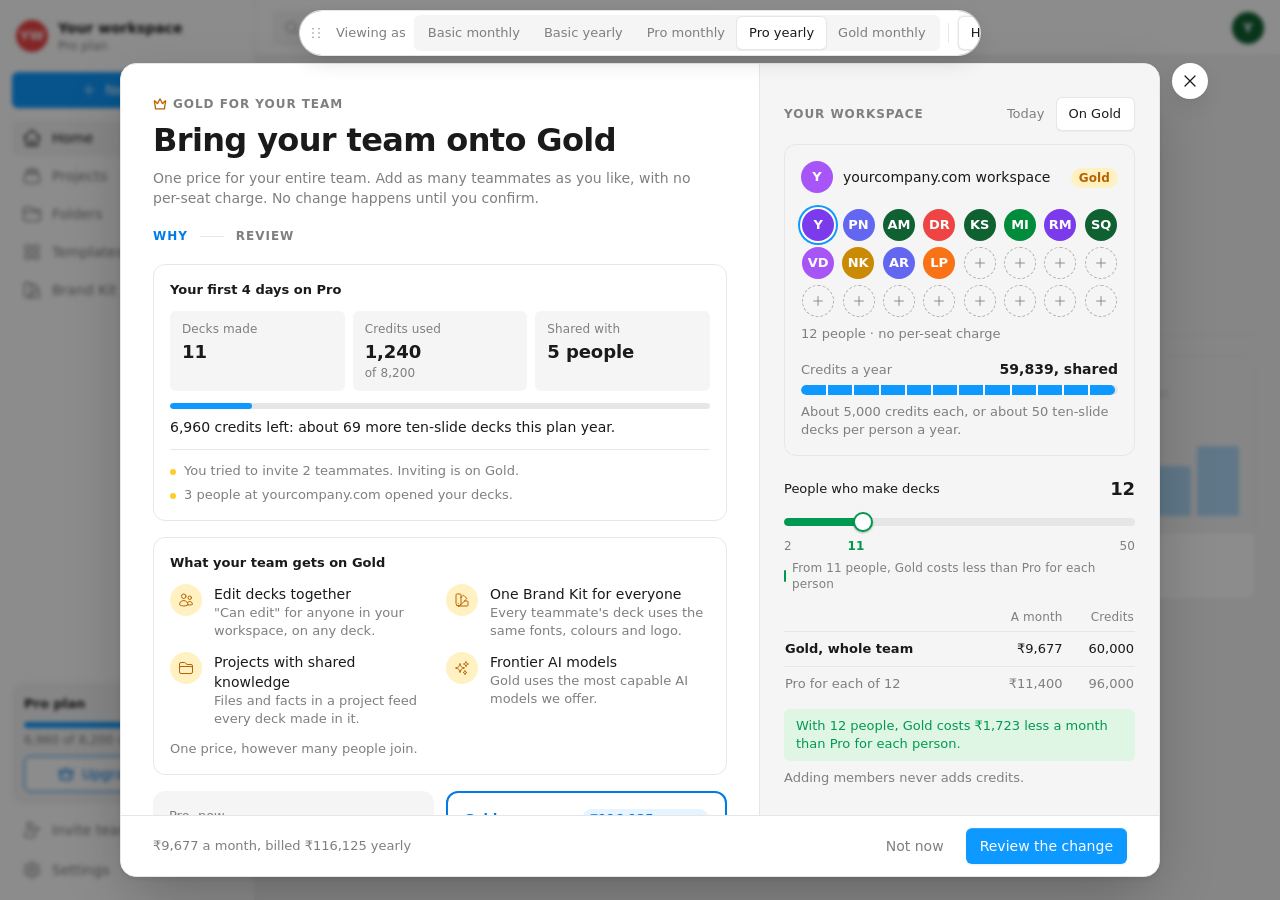
<file: paid-upgrade-gold/index.html>
<!doctype html>
<html lang="en" data-theme="light">
<head>
<meta charset="utf-8">
<meta name="viewport" content="width=device-width, initial-scale=1">
<meta name="robots" content="noindex">
<title>Upgrades for paid plans</title>
<link rel="stylesheet" href="app.css">
<style>html,body,#root{height:100%;margin:0}body{background:rgb(var(--pai-canvas,248 248 251))}</style>
</head>
<body>
<div id="root"></div>
<script src="upgrade.js"></script>
</body>
</html>
</file>
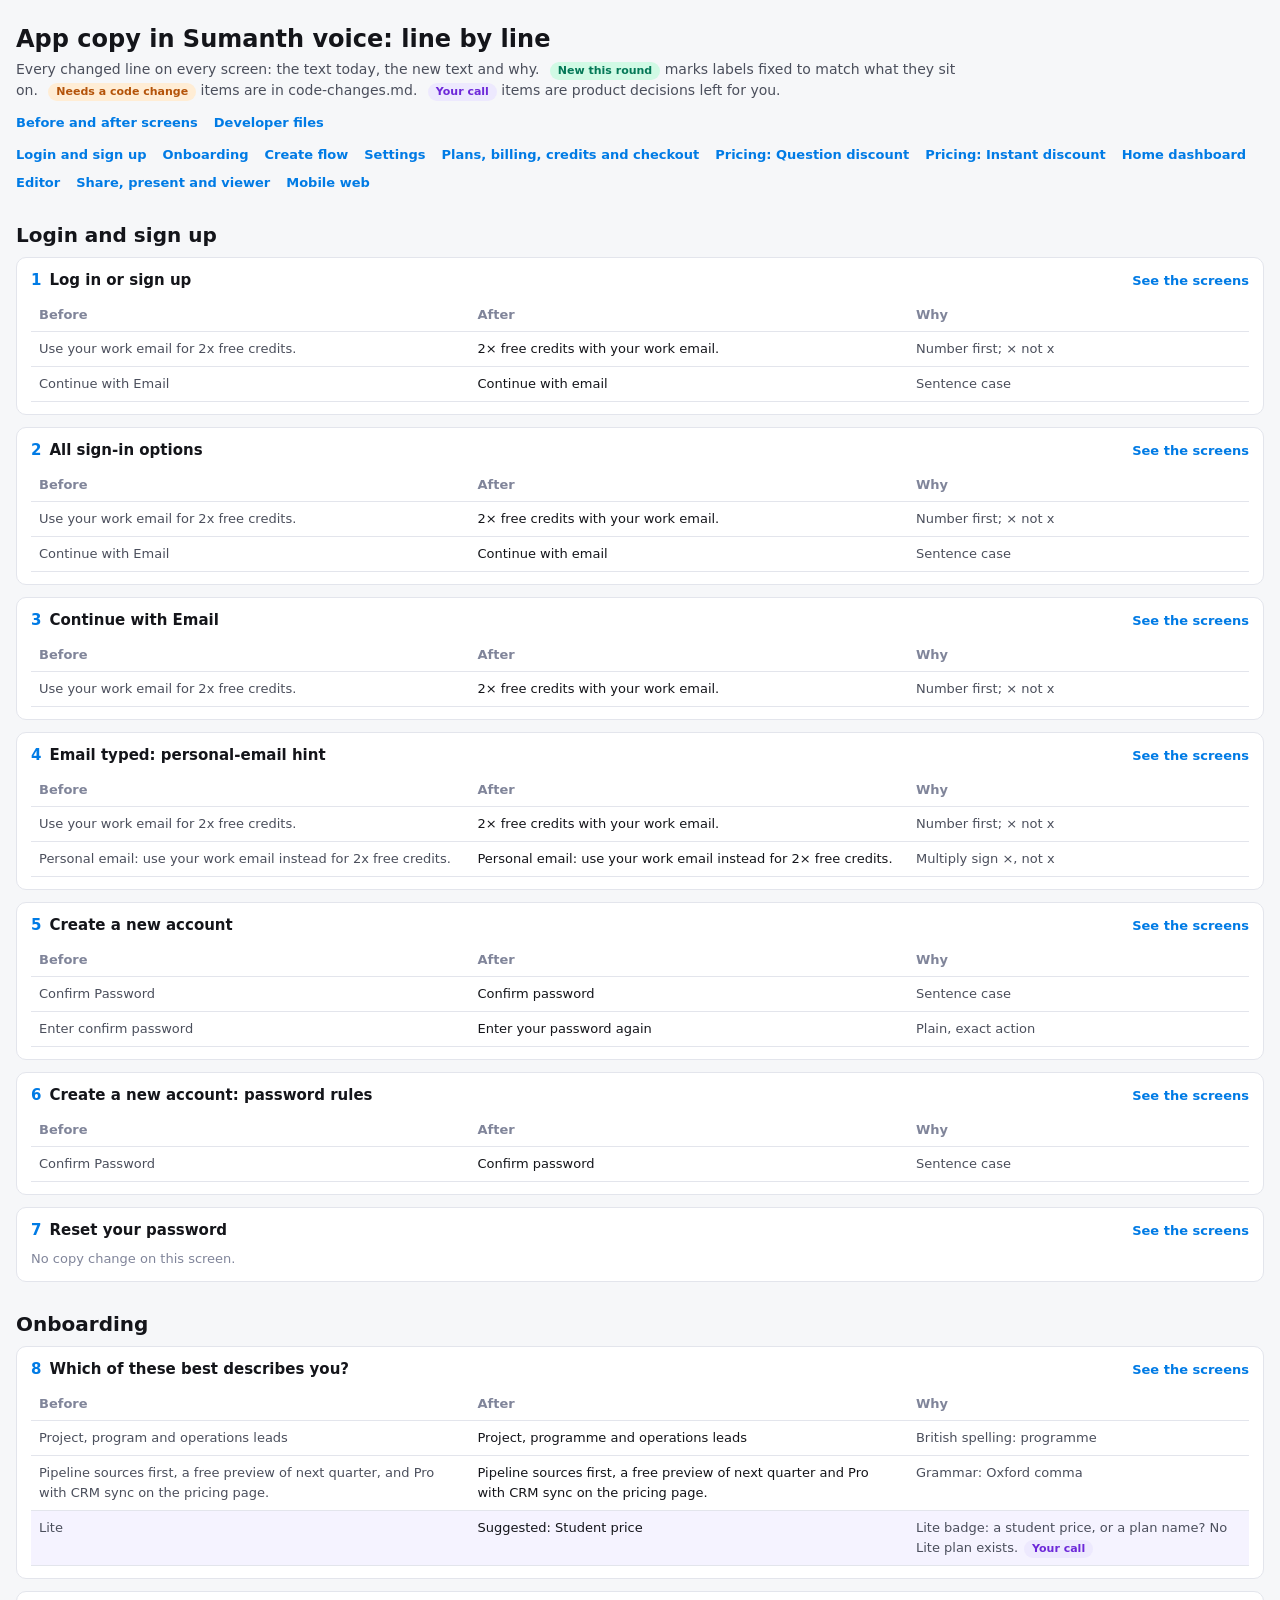
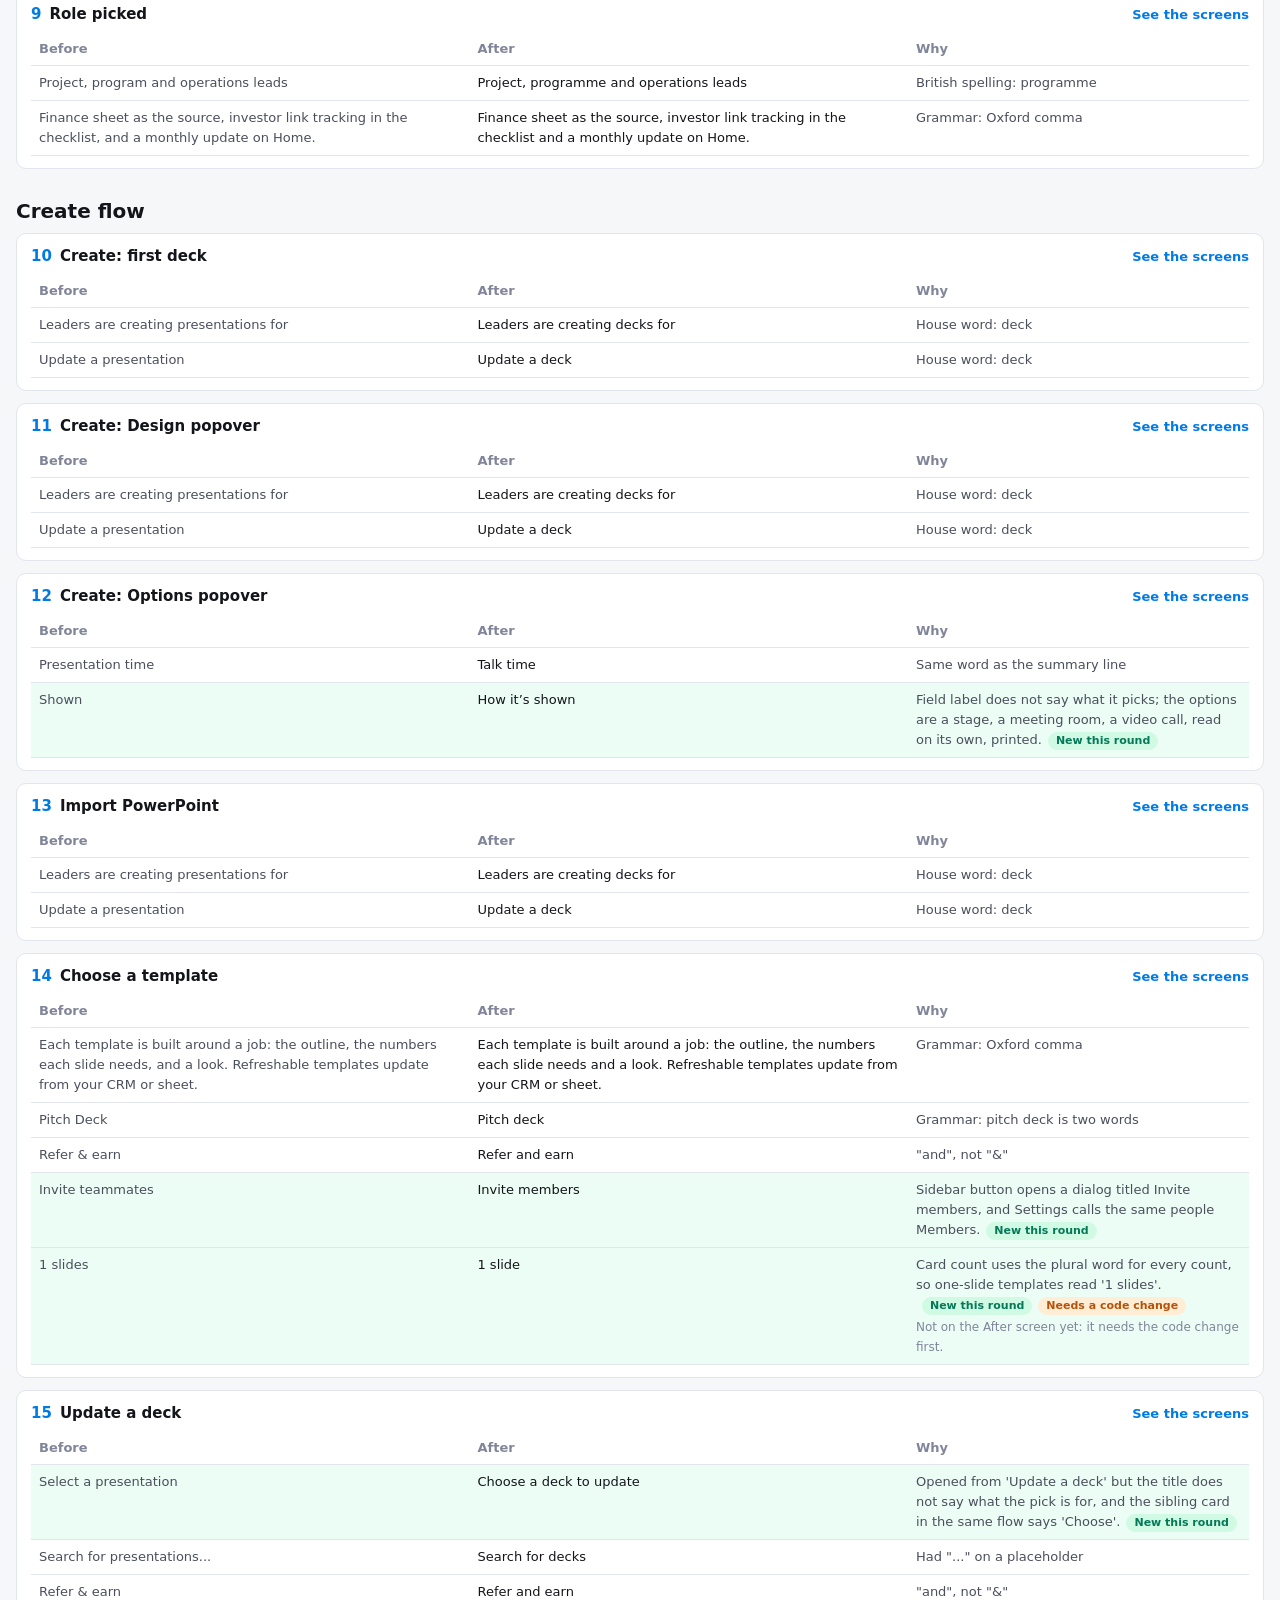
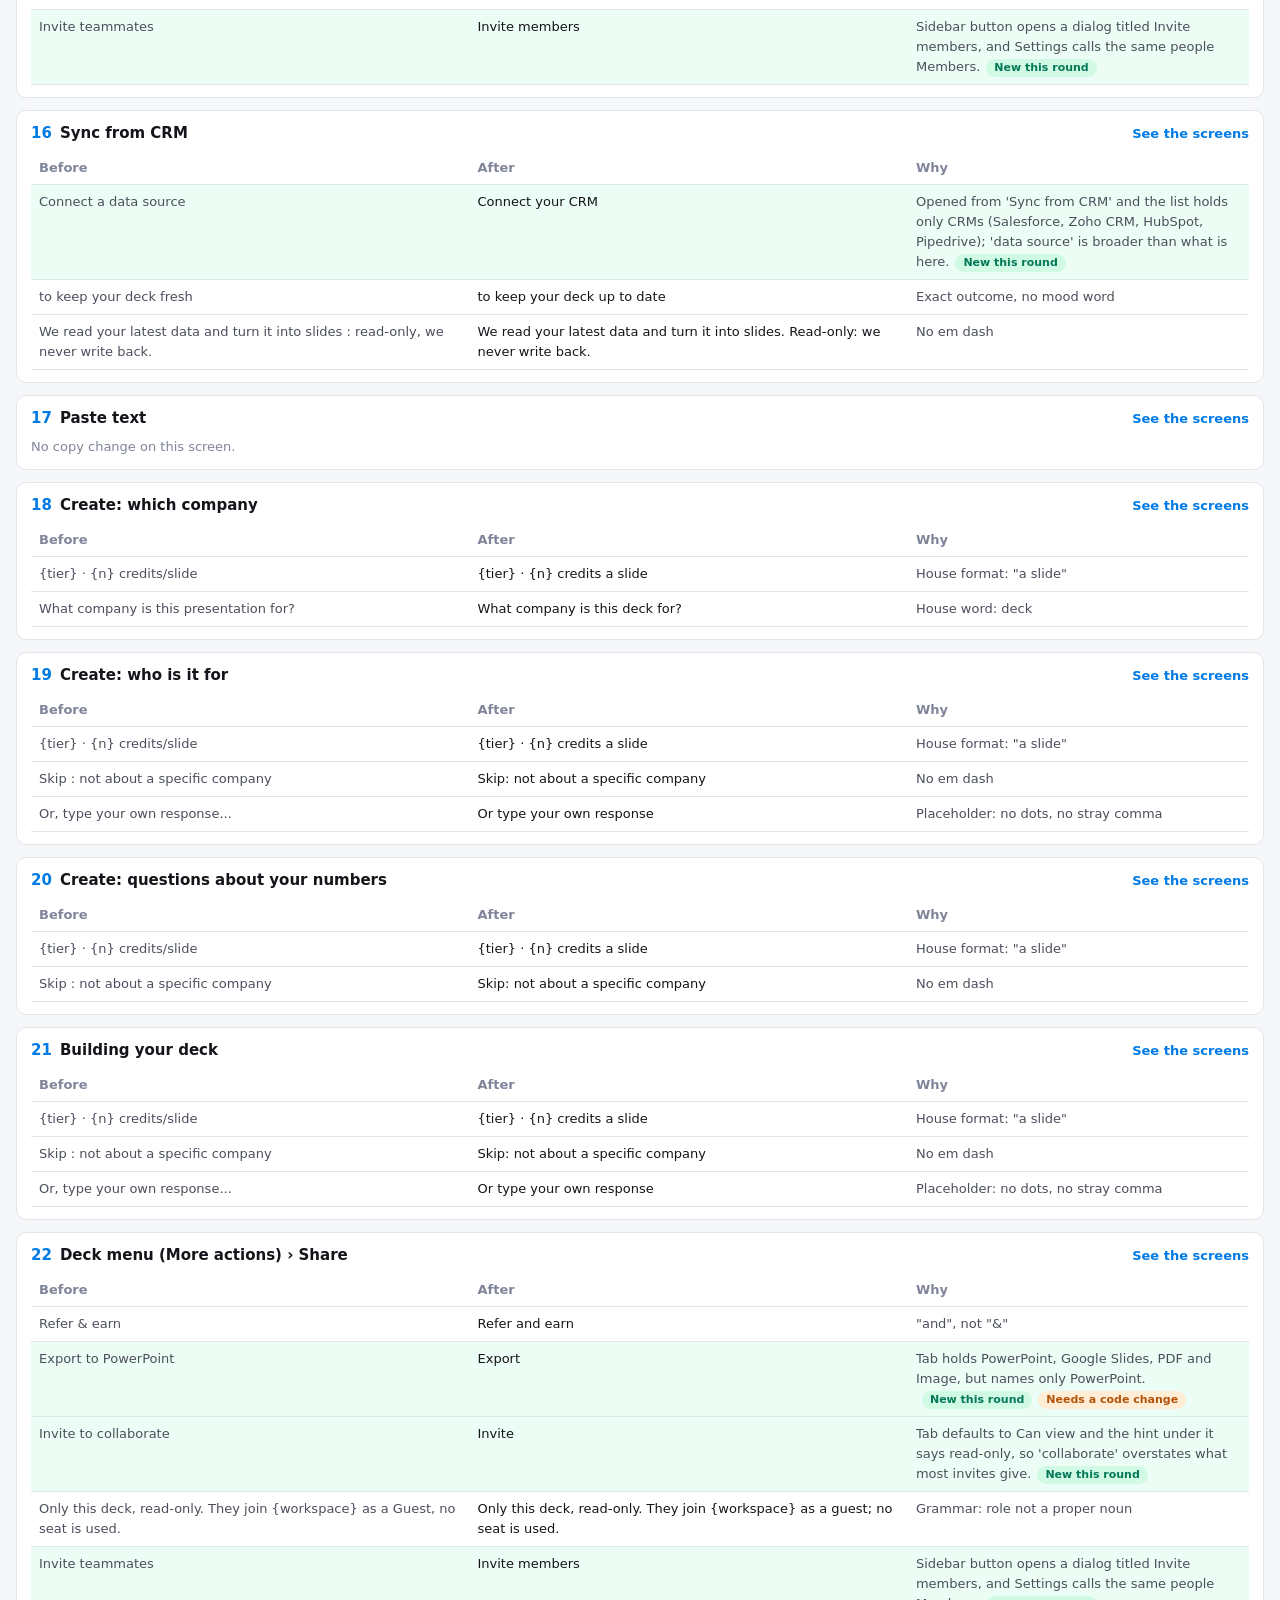
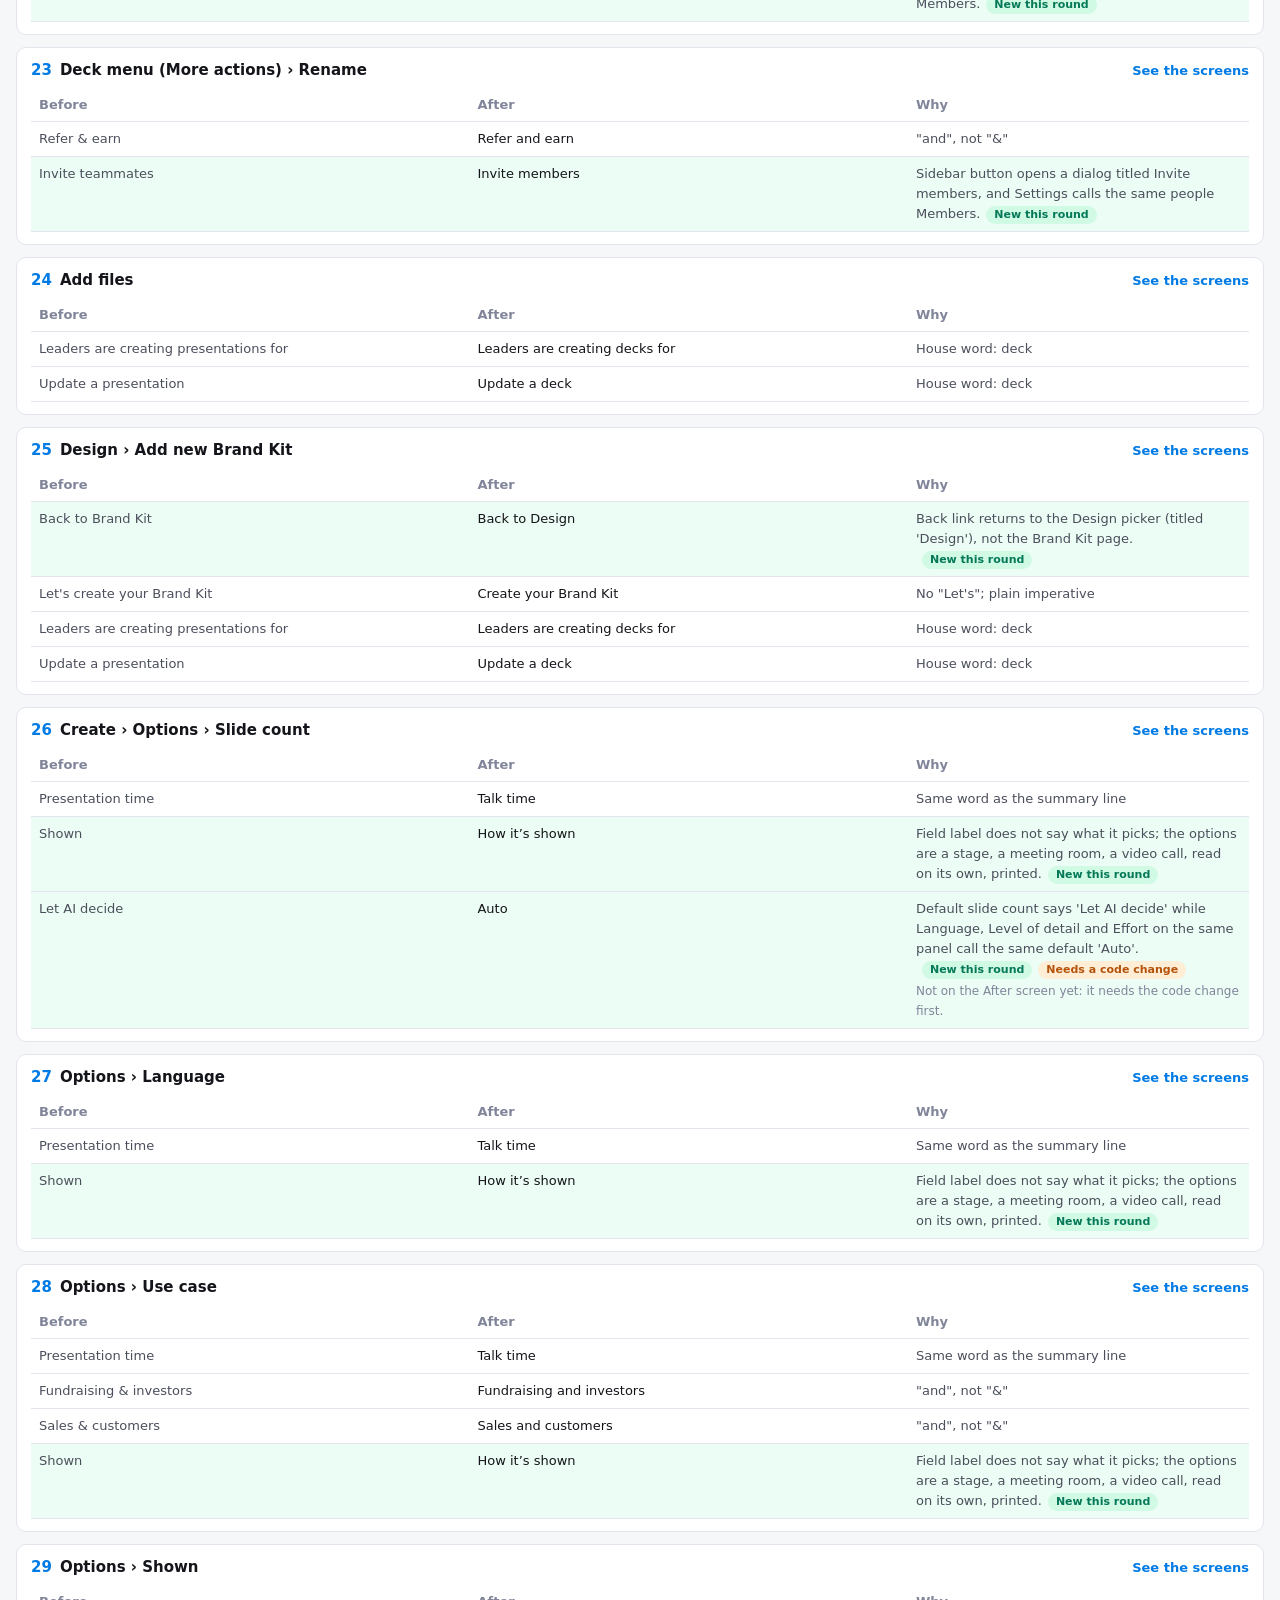
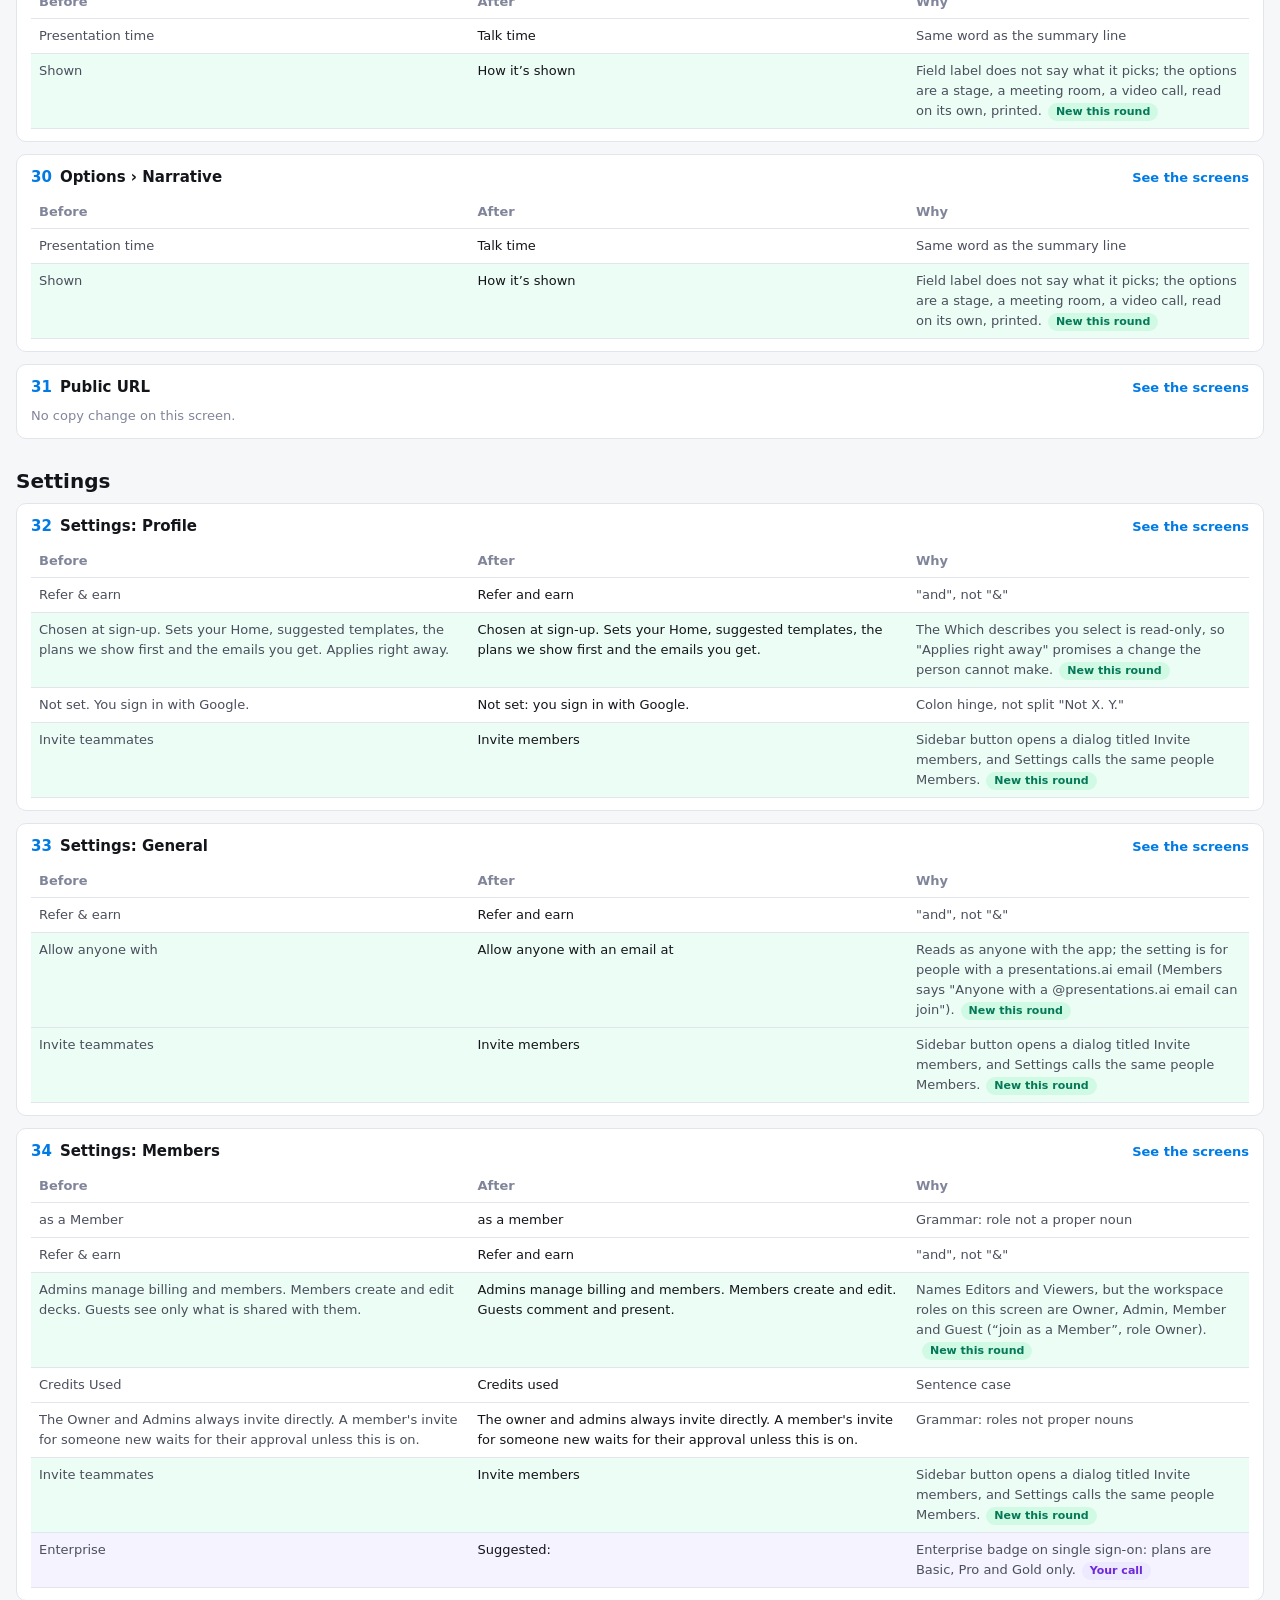
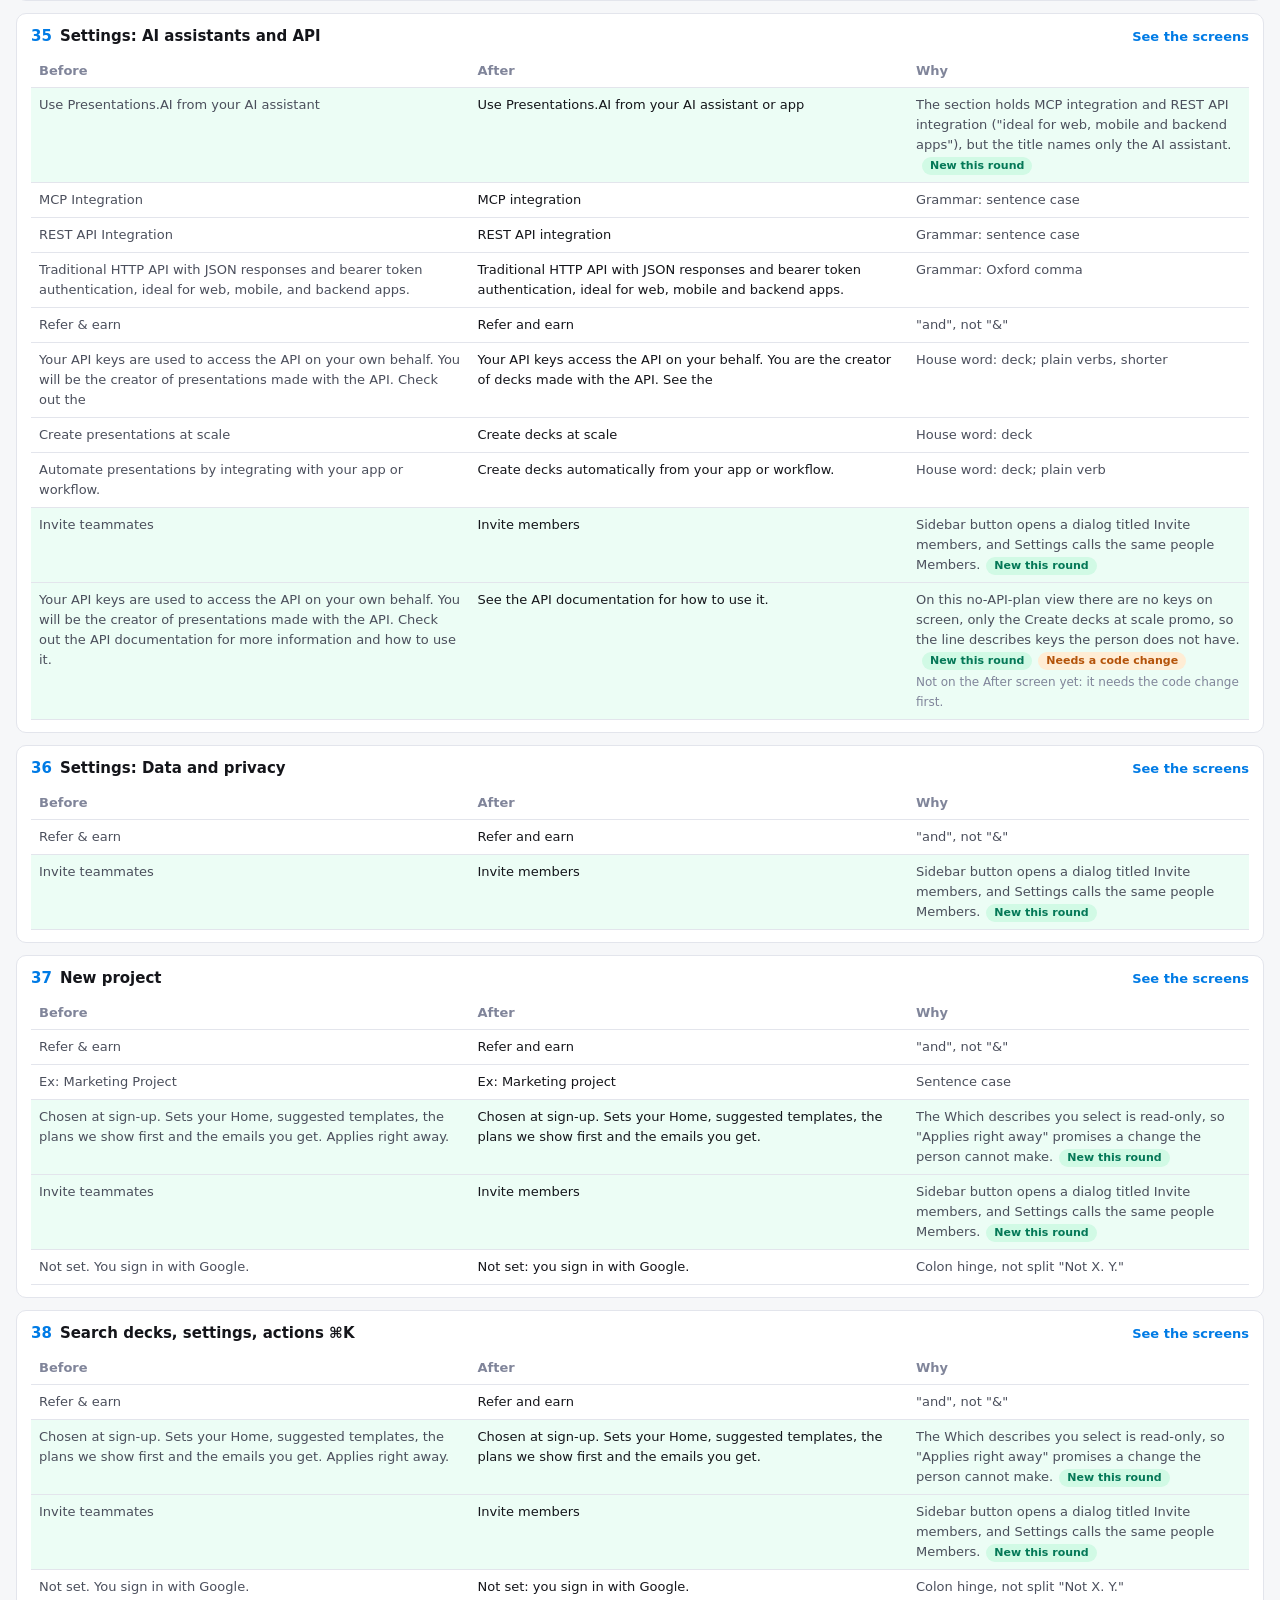
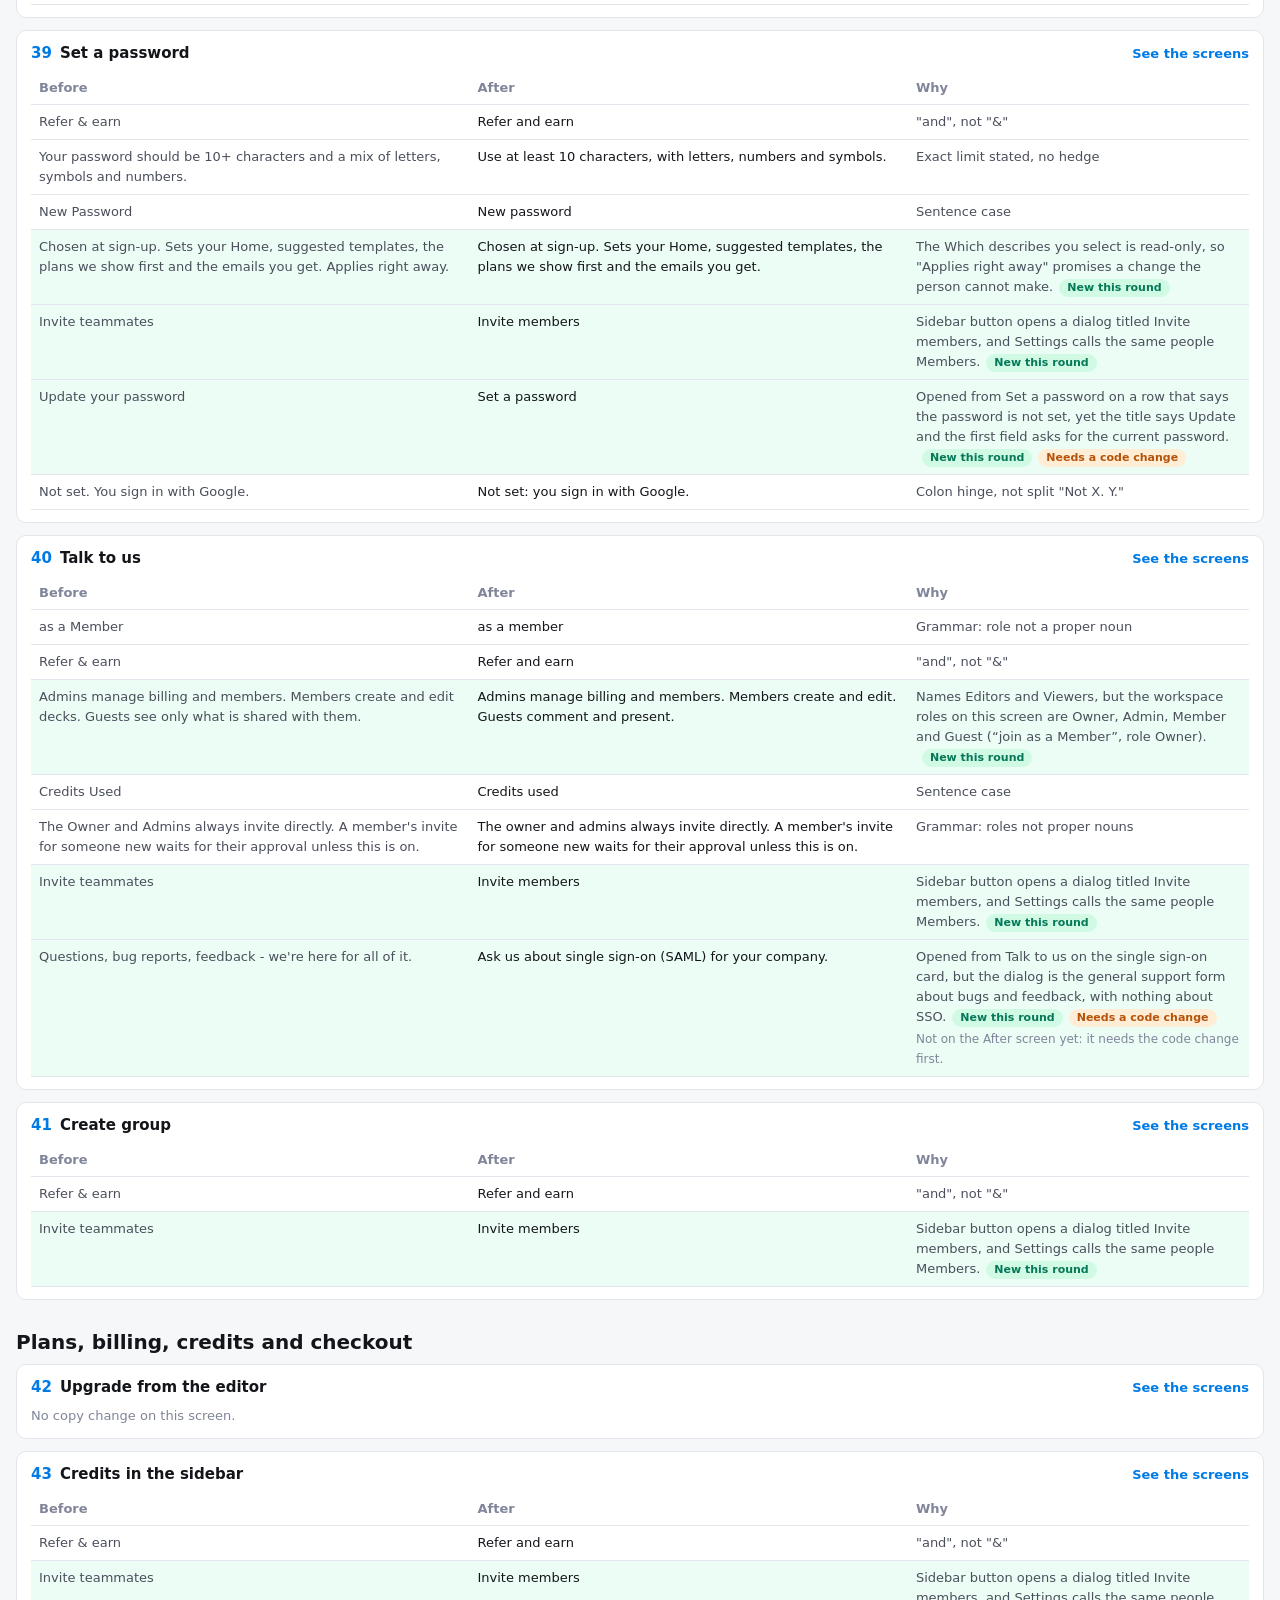
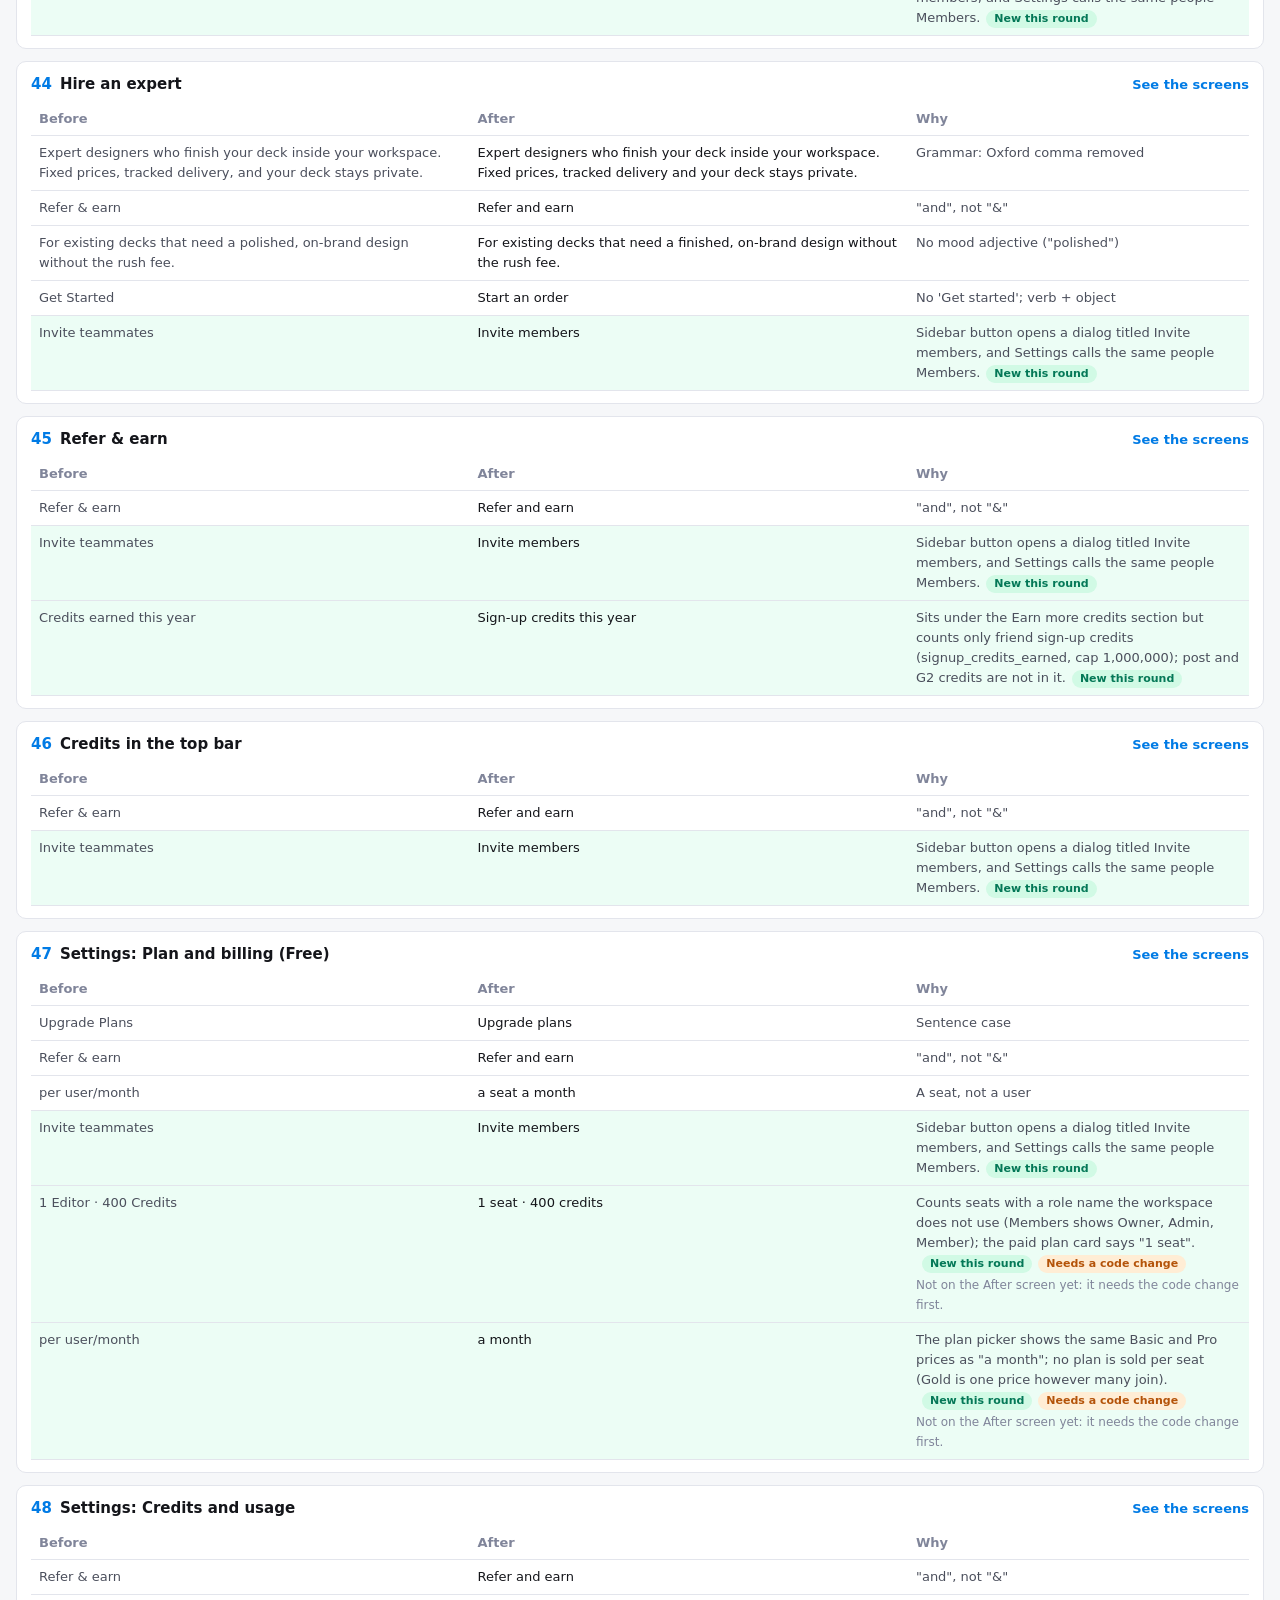
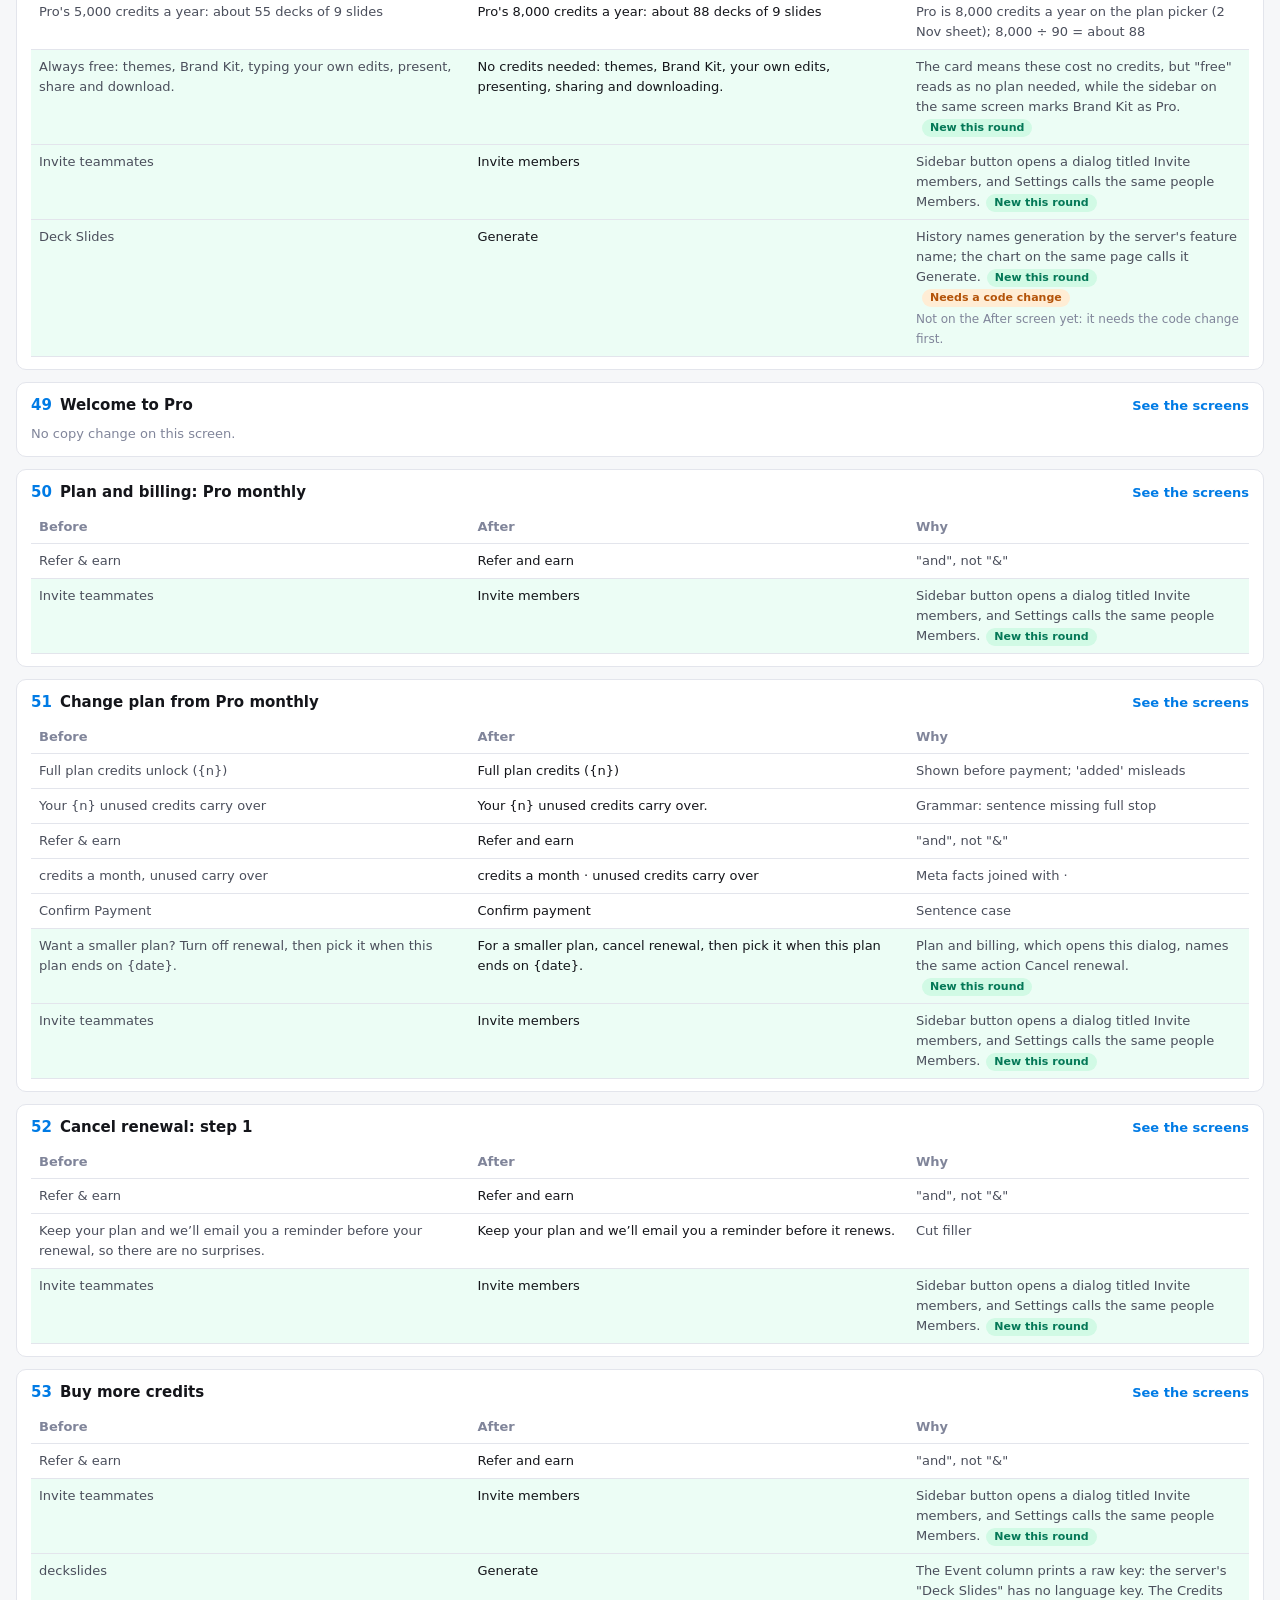
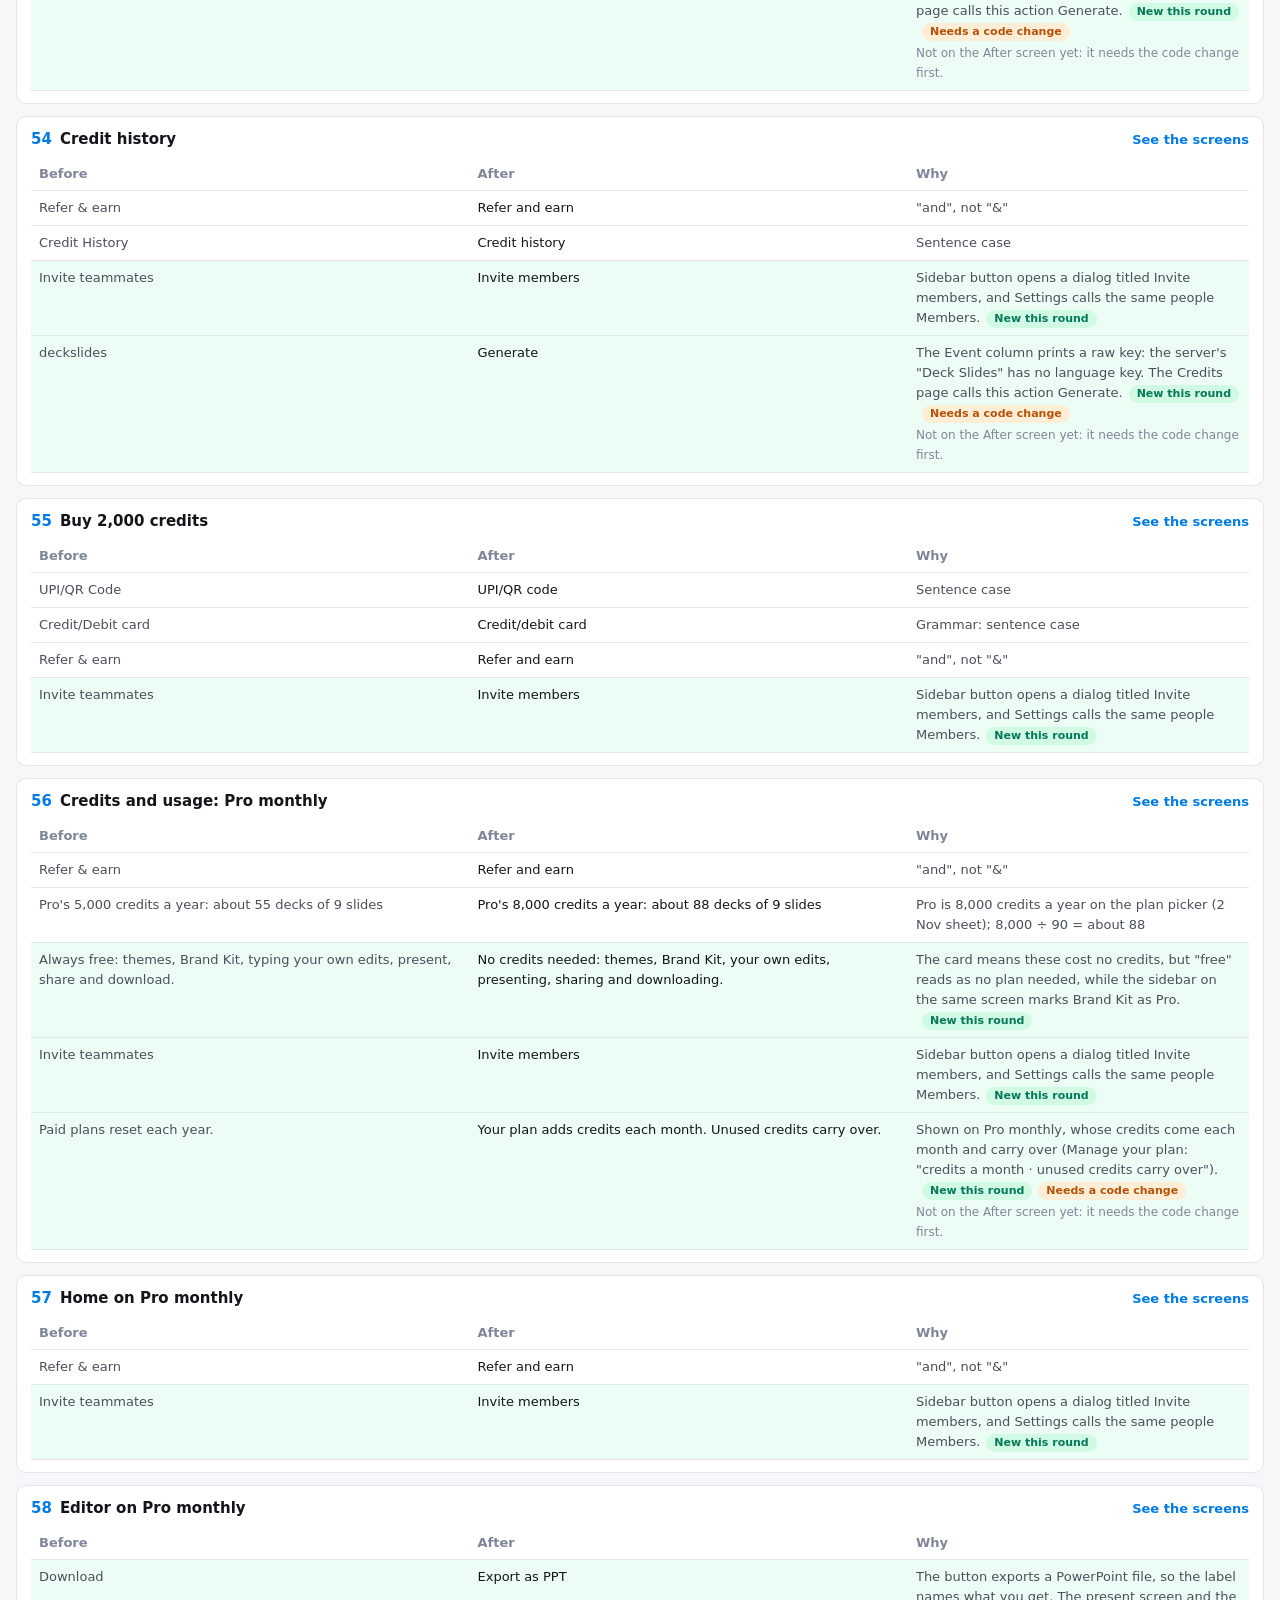
<file: app-copy-sumanth-voice/lines.html>
<!doctype html><html lang="en"><head><meta charset="utf-8"><meta name="viewport" content="width=device-width, initial-scale=1">
<title>App copy line by line</title><style>
:root{--ink:#14151a;--ink2:#4b4f5c;--ink3:#80859a;--line:#e3e5ec;--bg:#f6f7f9;--card:#fff;--brand:#007BE5;--red:#e11d48;--new:#047857;--newbg:#ecfdf5;--code:#b45309;--open:#6d28d9;--openbg:#f5f3ff}
*{box-sizing:border-box} body{margin:0;background:var(--bg);color:var(--ink);font:14px/20px -apple-system,BlinkMacSystemFont,"Segoe UI",Inter,system-ui,sans-serif}
main{max-width:1680px;margin:0 auto;padding:clamp(12px,2.5vh,28px) 16px 80px}
h1{font-size:24px;line-height:32px;margin:0 0 4px} .sub{color:var(--ink2);margin:0 0 12px;max-width:960px}
.bar{display:flex;flex-wrap:wrap;align-items:center;gap:8px 16px;margin:0 0 12px;font-size:13px;color:var(--ink2)}
.bar a{color:var(--brand);font-weight:600;text-decoration:none} .bar a:hover{text-decoration:underline}
.key{display:inline-block;width:22px;height:12px;border-radius:3px;vertical-align:-1px;margin:0 4px 0 0} .key.dashed{border:2px dashed var(--red)} .key.solid{border:3px solid var(--red)}
.stats{display:flex;flex-wrap:wrap;gap:8px;margin:0 0 12px} .stat{background:var(--card);border:1px solid var(--line);border-radius:8px;padding:8px 12px;font-size:13px;color:var(--ink2)} .stat b{display:block;font-size:18px;color:var(--ink)}
.filters{display:flex;flex-wrap:wrap;gap:6px;margin:0 0 8px} .filters button{border:1px solid var(--line);background:var(--card);border-radius:999px;padding:4px 12px;font:inherit;font-size:13px;cursor:pointer;color:var(--ink)} .filters button.on{background:var(--ink);color:#fff;border-color:var(--ink)}
.flowhead{position:sticky;top:0;z-index:5;background:var(--bg);padding:12px 0 8px;margin:24px 0 0;border-bottom:1px solid var(--line)}
.flowhead h2{font-size:20px;line-height:28px;margin:0 0 8px} .flowhead .ll{font-size:13px;font-weight:600;color:var(--brand);text-decoration:none;margin-left:8px}
.cols{display:grid;grid-template-columns:1fr 1fr;gap:16px;font-size:12px;font-weight:700;color:var(--ink2);text-transform:uppercase;letter-spacing:.04em}
.row{margin:16px 0 0;scroll-margin-top:96px}
.row h3{font-size:15px;line-height:22px;margin:0 0 6px;display:flex;flex-wrap:wrap;gap:4px 8px;align-items:baseline} .row h3 b{color:var(--brand)} .row h3 span{font-weight:400;color:var(--ink3);font-size:13px}
.row h3 .cnt{margin-left:auto;font-size:13px;font-weight:600;color:var(--brand);text-decoration:none} .row h3 .cnt:hover{text-decoration:underline}
.pair{display:grid;grid-template-columns:1fr 1fr;gap:16px} .pair a{display:block}
.pair img{width:100%;height:auto;display:block;border:1px solid var(--line);border-radius:8px;background:var(--card)}
.noshot{aspect-ratio:16/10;display:grid;place-items:center;border:1px dashed var(--line);border-radius:8px;color:var(--ink3)}
h2.area{font-size:20px;line-height:28px;margin:28px 0 8px;scroll-margin-top:16px}
.step{background:var(--card);border:1px solid var(--line);border-radius:10px;padding:12px 14px;margin:0 0 12px;scroll-margin-top:16px}
.step h3{font-size:15px;margin:0 0 8px;display:flex;gap:8px;align-items:baseline;flex-wrap:wrap} .step h3 b{color:var(--brand)} .step h3 a{margin-left:auto;font-size:13px;font-weight:600;color:var(--brand);text-decoration:none}
table.changes{width:100%;border-collapse:collapse;font-size:13px} table.changes th{text-align:left;color:var(--ink3);font-weight:600;padding:6px 8px;border-bottom:1px solid var(--line)}
table.changes td{padding:7px 8px;border-bottom:1px solid var(--line);vertical-align:top} td.old{color:var(--ink2);width:36%} td.new{width:36%} td.why{color:var(--ink2)}
tr.isnew td{background:var(--newbg)} tr.isopen td{background:var(--openbg)} .sub2{font-size:12px;color:var(--ink3);margin-top:2px}
.tag{display:inline-block;font-size:11px;font-weight:600;border-radius:999px;padding:0 8px;margin:2px 0 0 6px;line-height:18px} .tag.new{background:#d1fae5;color:var(--new)} .tag.code{background:#ffedd5;color:var(--code)} .tag.open{background:#ede9fe;color:var(--open)}
.none{color:var(--ink3);font-size:13px;margin:0}
.shipped{display:inline-block;font-size:12px;line-height:20px;font-weight:600;color:var(--new);background:#d1fae5;border-radius:999px;padding:0 8px;vertical-align:3px}
.files{background:var(--card);border:1px solid var(--line);border-radius:10px;padding:14px 16px;margin:28px 0 0} .files h2{margin:0 0 8px;font-size:18px} .files a{color:var(--brand)} .files li{margin:4px 0}
@media (max-width:760px){.pair,.cols{grid-template-columns:1fr} .cols span:last-child{display:none} .row h3 .cnt{margin-left:0}}
</style></head><body><main>
<h1>App copy in Sumanth voice: line by line</h1>
<p class="sub">Every changed line on every screen: the text today, the new text and why. <span class="tag new">New this round</span> marks labels fixed to match what they sit on. <span class="tag code">Needs a code change</span> items are in code-changes.md. <span class="tag open">Your call</span> items are product decisions left for you.</p>
<div class="bar"><a href="index.html">Before and after screens</a><a href="index.html#files">Developer files</a></div>
<div class="bar"><a href="#area-01-auth">Login and sign up</a><a href="#area-02-onboarding">Onboarding</a><a href="#area-03-create">Create flow</a><a href="#area-04-settings">Settings</a><a href="#area-05-plans">Plans, billing, credits and checkout</a><a href="#area-pricing-q">Pricing: Question discount</a><a href="#area-pricing-i">Pricing: Instant discount</a><a href="#area-06-home">Home dashboard</a><a href="#area-07-editor">Editor</a><a href="#area-08-share">Share, present and viewer</a><a href="#area-09-mobile">Mobile web</a></div>
<h2 class="area" id="area-01-auth">Login and sign up</h2><section class="step" id="s-a01-login"><h3><b>1</b> Log in or sign up <a href="index.html#s-a01-login">See the screens</a></h3><table class="changes"><thead><tr><th>Before</th><th>After</th><th>Why</th></tr></thead><tbody><tr class=""><td class="old">Use your work email for 2x free credits.</td><td class="new">2× free credits with your work email.</td><td class="why">Number first; × not x</td></tr><tr class=""><td class="old">Continue with Email</td><td class="new">Continue with email</td><td class="why">Sentence case</td></tr></tbody></table></section><section class="step" id="s-a02-all-options"><h3><b>2</b> All sign-in options <a href="index.html#s-a02-all-options">See the screens</a></h3><table class="changes"><thead><tr><th>Before</th><th>After</th><th>Why</th></tr></thead><tbody><tr class=""><td class="old">Use your work email for 2x free credits.</td><td class="new">2× free credits with your work email.</td><td class="why">Number first; × not x</td></tr><tr class=""><td class="old">Continue with Email</td><td class="new">Continue with email</td><td class="why">Sentence case</td></tr></tbody></table></section><section class="step" id="s-a03-email"><h3><b>3</b> Continue with Email <a href="index.html#s-a03-email">See the screens</a></h3><table class="changes"><thead><tr><th>Before</th><th>After</th><th>Why</th></tr></thead><tbody><tr class=""><td class="old">Use your work email for 2x free credits.</td><td class="new">2× free credits with your work email.</td><td class="why">Number first; × not x</td></tr></tbody></table></section><section class="step" id="s-a04-email-hint"><h3><b>4</b> Email typed: personal-email hint <a href="index.html#s-a04-email-hint">See the screens</a></h3><table class="changes"><thead><tr><th>Before</th><th>After</th><th>Why</th></tr></thead><tbody><tr class=""><td class="old">Use your work email for 2x free credits.</td><td class="new">2× free credits with your work email.</td><td class="why">Number first; × not x</td></tr><tr class=""><td class="old">Personal email: use your work email instead for 2x free credits.</td><td class="new">Personal email: use your work email instead for 2× free credits.</td><td class="why">Multiply sign ×, not x</td></tr></tbody></table></section><section class="step" id="s-a05-signup"><h3><b>5</b> Create a new account <a href="index.html#s-a05-signup">See the screens</a></h3><table class="changes"><thead><tr><th>Before</th><th>After</th><th>Why</th></tr></thead><tbody><tr class=""><td class="old">Confirm Password</td><td class="new">Confirm password</td><td class="why">Sentence case</td></tr><tr class=""><td class="old">Enter confirm password</td><td class="new">Enter your password again</td><td class="why">Plain, exact action</td></tr></tbody></table></section><section class="step" id="s-a06-signup-rules"><h3><b>6</b> Create a new account: password rules <a href="index.html#s-a06-signup-rules">See the screens</a></h3><table class="changes"><thead><tr><th>Before</th><th>After</th><th>Why</th></tr></thead><tbody><tr class=""><td class="old">Confirm Password</td><td class="new">Confirm password</td><td class="why">Sentence case</td></tr></tbody></table></section><section class="step" id="s-a07-forgot"><h3><b>7</b> Reset your password <a href="index.html#s-a07-forgot">See the screens</a></h3><p class="none">No copy change on this screen.</p></section><h2 class="area" id="area-02-onboarding">Onboarding</h2><section class="step" id="s-o01-role"><h3><b>8</b> Which of these best describes you? <a href="index.html#s-o01-role">See the screens</a></h3><table class="changes"><thead><tr><th>Before</th><th>After</th><th>Why</th></tr></thead><tbody><tr class=""><td class="old">Project, program and operations leads</td><td class="new">Project, programme and operations leads</td><td class="why">British spelling: programme</td></tr><tr class=""><td class="old">Pipeline sources first, a free preview of next quarter, and Pro with CRM sync on the pricing page.</td><td class="new">Pipeline sources first, a free preview of next quarter and Pro with CRM sync on the pricing page.</td><td class="why">Grammar: Oxford comma</td></tr><tr class="isopen"><td class="old">Lite</td><td class="new">Suggested: Student price</td><td class="why">Lite badge: a student price, or a plan name? No Lite plan exists.<span class="tag open">Your call</span></td></tr></tbody></table></section><section class="step" id="s-o01b-role-picked"><h3><b>9</b> Role picked <a href="index.html#s-o01b-role-picked">See the screens</a></h3><table class="changes"><thead><tr><th>Before</th><th>After</th><th>Why</th></tr></thead><tbody><tr class=""><td class="old">Project, program and operations leads</td><td class="new">Project, programme and operations leads</td><td class="why">British spelling: programme</td></tr><tr class=""><td class="old">Finance sheet as the source, investor link tracking in the checklist, and a monthly update on Home.</td><td class="new">Finance sheet as the source, investor link tracking in the checklist and a monthly update on Home.</td><td class="why">Grammar: Oxford comma</td></tr></tbody></table></section><h2 class="area" id="area-03-create">Create flow</h2><section class="step" id="s-c01-create-first"><h3><b>10</b> Create: first deck <a href="index.html#s-c01-create-first">See the screens</a></h3><table class="changes"><thead><tr><th>Before</th><th>After</th><th>Why</th></tr></thead><tbody><tr class=""><td class="old">Leaders are creating presentations for</td><td class="new">Leaders are creating decks for</td><td class="why">House word: deck</td></tr><tr class=""><td class="old">Update a presentation</td><td class="new">Update a deck</td><td class="why">House word: deck</td></tr></tbody></table></section><section class="step" id="s-c02-create-design"><h3><b>11</b> Create: Design popover <a href="index.html#s-c02-create-design">See the screens</a></h3><table class="changes"><thead><tr><th>Before</th><th>After</th><th>Why</th></tr></thead><tbody><tr class=""><td class="old">Leaders are creating presentations for</td><td class="new">Leaders are creating decks for</td><td class="why">House word: deck</td></tr><tr class=""><td class="old">Update a presentation</td><td class="new">Update a deck</td><td class="why">House word: deck</td></tr></tbody></table></section><section class="step" id="s-c03-create-options"><h3><b>12</b> Create: Options popover <a href="index.html#s-c03-create-options">See the screens</a></h3><table class="changes"><thead><tr><th>Before</th><th>After</th><th>Why</th></tr></thead><tbody><tr class=""><td class="old">Presentation time</td><td class="new">Talk time</td><td class="why">Same word as the summary line</td></tr><tr class="isnew"><td class="old">Shown</td><td class="new">How it’s shown</td><td class="why">Field label does not say what it picks; the options are a stage, a meeting room, a video call, read on its own, printed.<span class="tag new">New this round</span></td></tr></tbody></table></section><section class="step" id="s-c04-import-ppt"><h3><b>13</b> Import PowerPoint <a href="index.html#s-c04-import-ppt">See the screens</a></h3><table class="changes"><thead><tr><th>Before</th><th>After</th><th>Why</th></tr></thead><tbody><tr class=""><td class="old">Leaders are creating presentations for</td><td class="new">Leaders are creating decks for</td><td class="why">House word: deck</td></tr><tr class=""><td class="old">Update a presentation</td><td class="new">Update a deck</td><td class="why">House word: deck</td></tr></tbody></table></section><section class="step" id="s-c05-template"><h3><b>14</b> Choose a template <a href="index.html#s-c05-template">See the screens</a></h3><table class="changes"><thead><tr><th>Before</th><th>After</th><th>Why</th></tr></thead><tbody><tr class=""><td class="old">Each template is built around a job: the outline, the numbers each slide needs, and a look. Refreshable templates update from your CRM or sheet.</td><td class="new">Each template is built around a job: the outline, the numbers each slide needs and a look. Refreshable templates update from your CRM or sheet.</td><td class="why">Grammar: Oxford comma</td></tr><tr class=""><td class="old">Pitch Deck</td><td class="new">Pitch deck</td><td class="why">Grammar: pitch deck is two words</td></tr><tr class=""><td class="old">Refer &amp; earn</td><td class="new">Refer and earn</td><td class="why">&quot;and&quot;, not &quot;&amp;&quot;</td></tr><tr class="isnew"><td class="old">Invite teammates</td><td class="new">Invite members</td><td class="why">Sidebar button opens a dialog titled Invite members, and Settings calls the same people Members.<span class="tag new">New this round</span></td></tr><tr class="isnew"><td class="old">1 slides</td><td class="new">1 slide</td><td class="why">Card count uses the plural word for every count, so one-slide templates read &#x27;1 slides&#x27;.<span class="tag new">New this round</span><span class="tag code">Needs a code change</span><div class="sub2">Not on the After screen yet: it needs the code change first.</div></td></tr></tbody></table></section><section class="step" id="s-c06-update"><h3><b>15</b> Update a deck <a href="index.html#s-c06-update">See the screens</a></h3><table class="changes"><thead><tr><th>Before</th><th>After</th><th>Why</th></tr></thead><tbody><tr class="isnew"><td class="old">Select a presentation</td><td class="new">Choose a deck to update</td><td class="why">Opened from &#x27;Update a deck&#x27; but the title does not say what the pick is for, and the sibling card in the same flow says &#x27;Choose&#x27;.<span class="tag new">New this round</span></td></tr><tr class=""><td class="old">Search for presentations...</td><td class="new">Search for decks</td><td class="why">Had &quot;...&quot; on a placeholder</td></tr><tr class=""><td class="old">Refer &amp; earn</td><td class="new">Refer and earn</td><td class="why">&quot;and&quot;, not &quot;&amp;&quot;</td></tr><tr class="isnew"><td class="old">Invite teammates</td><td class="new">Invite members</td><td class="why">Sidebar button opens a dialog titled Invite members, and Settings calls the same people Members.<span class="tag new">New this round</span></td></tr></tbody></table></section><section class="step" id="s-c07-crm"><h3><b>16</b> Sync from CRM <a href="index.html#s-c07-crm">See the screens</a></h3><table class="changes"><thead><tr><th>Before</th><th>After</th><th>Why</th></tr></thead><tbody><tr class="isnew"><td class="old">Connect a data source</td><td class="new">Connect your CRM</td><td class="why">Opened from &#x27;Sync from CRM&#x27; and the list holds only CRMs (Salesforce, Zoho CRM, HubSpot, Pipedrive); &#x27;data source&#x27; is broader than what is here.<span class="tag new">New this round</span></td></tr><tr class=""><td class="old">to keep your deck fresh</td><td class="new">to keep your deck up to date</td><td class="why">Exact outcome, no mood word</td></tr><tr class=""><td class="old">We read your latest data and turn it into slides : read-only, we never write back.</td><td class="new">We read your latest data and turn it into slides. Read-only: we never write back.</td><td class="why">No em dash</td></tr></tbody></table></section><section class="step" id="s-c08-paste"><h3><b>17</b> Paste text <a href="index.html#s-c08-paste">See the screens</a></h3><p class="none">No copy change on this screen.</p></section><section class="step" id="s-c11-question-company"><h3><b>18</b> Create: which company <a href="index.html#s-c11-question-company">See the screens</a></h3><table class="changes"><thead><tr><th>Before</th><th>After</th><th>Why</th></tr></thead><tbody><tr class=""><td class="old">{tier} · {n} credits/slide</td><td class="new">{tier} · {n} credits a slide</td><td class="why">House format: &quot;a slide&quot;</td></tr><tr class=""><td class="old">What company is this presentation for?</td><td class="new">What company is this deck for?</td><td class="why">House word: deck</td></tr></tbody></table></section><section class="step" id="s-c12-question-audience"><h3><b>19</b> Create: who is it for <a href="index.html#s-c12-question-audience">See the screens</a></h3><table class="changes"><thead><tr><th>Before</th><th>After</th><th>Why</th></tr></thead><tbody><tr class=""><td class="old">{tier} · {n} credits/slide</td><td class="new">{tier} · {n} credits a slide</td><td class="why">House format: &quot;a slide&quot;</td></tr><tr class=""><td class="old">Skip : not about a specific company</td><td class="new">Skip: not about a specific company</td><td class="why">No em dash</td></tr><tr class=""><td class="old">Or, type your own response...</td><td class="new">Or type your own response</td><td class="why">Placeholder: no dots, no stray comma</td></tr></tbody></table></section><section class="step" id="s-c13-question-data"><h3><b>20</b> Create: questions about your numbers <a href="index.html#s-c13-question-data">See the screens</a></h3><table class="changes"><thead><tr><th>Before</th><th>After</th><th>Why</th></tr></thead><tbody><tr class=""><td class="old">{tier} · {n} credits/slide</td><td class="new">{tier} · {n} credits a slide</td><td class="why">House format: &quot;a slide&quot;</td></tr><tr class=""><td class="old">Skip : not about a specific company</td><td class="new">Skip: not about a specific company</td><td class="why">No em dash</td></tr></tbody></table></section><section class="step" id="s-c14-building"><h3><b>21</b> Building your deck <a href="index.html#s-c14-building">See the screens</a></h3><table class="changes"><thead><tr><th>Before</th><th>After</th><th>Why</th></tr></thead><tbody><tr class=""><td class="old">{tier} · {n} credits/slide</td><td class="new">{tier} · {n} credits a slide</td><td class="why">House format: &quot;a slide&quot;</td></tr><tr class=""><td class="old">Skip : not about a specific company</td><td class="new">Skip: not about a specific company</td><td class="why">No em dash</td></tr><tr class=""><td class="old">Or, type your own response...</td><td class="new">Or type your own response</td><td class="why">Placeholder: no dots, no stray comma</td></tr></tbody></table></section><section class="step" id="s-z011"><h3><b>22</b> Deck menu (More actions) › Share <a href="index.html#s-z011">See the screens</a></h3><table class="changes"><thead><tr><th>Before</th><th>After</th><th>Why</th></tr></thead><tbody><tr class=""><td class="old">Refer &amp; earn</td><td class="new">Refer and earn</td><td class="why">&quot;and&quot;, not &quot;&amp;&quot;</td></tr><tr class="isnew"><td class="old">Export to PowerPoint</td><td class="new">Export</td><td class="why">Tab holds PowerPoint, Google Slides, PDF and Image, but names only PowerPoint.<span class="tag new">New this round</span><span class="tag code">Needs a code change</span></td></tr><tr class="isnew"><td class="old">Invite to collaborate</td><td class="new">Invite</td><td class="why">Tab defaults to Can view and the hint under it says read-only, so &#x27;collaborate&#x27; overstates what most invites give.<span class="tag new">New this round</span></td></tr><tr class=""><td class="old">Only this deck, read-only. They join {workspace} as a Guest, no seat is used.</td><td class="new">Only this deck, read-only. They join {workspace} as a guest; no seat is used.</td><td class="why">Grammar: role not a proper noun</td></tr><tr class="isnew"><td class="old">Invite teammates</td><td class="new">Invite members</td><td class="why">Sidebar button opens a dialog titled Invite members, and Settings calls the same people Members.<span class="tag new">New this round</span></td></tr></tbody></table></section><section class="step" id="s-z012"><h3><b>23</b> Deck menu (More actions) › Rename <a href="index.html#s-z012">See the screens</a></h3><table class="changes"><thead><tr><th>Before</th><th>After</th><th>Why</th></tr></thead><tbody><tr class=""><td class="old">Refer &amp; earn</td><td class="new">Refer and earn</td><td class="why">&quot;and&quot;, not &quot;&amp;&quot;</td></tr><tr class="isnew"><td class="old">Invite teammates</td><td class="new">Invite members</td><td class="why">Sidebar button opens a dialog titled Invite members, and Settings calls the same people Members.<span class="tag new">New this round</span></td></tr></tbody></table></section><section class="step" id="s-z029"><h3><b>24</b> Add files <a href="index.html#s-z029">See the screens</a></h3><table class="changes"><thead><tr><th>Before</th><th>After</th><th>Why</th></tr></thead><tbody><tr class=""><td class="old">Leaders are creating presentations for</td><td class="new">Leaders are creating decks for</td><td class="why">House word: deck</td></tr><tr class=""><td class="old">Update a presentation</td><td class="new">Update a deck</td><td class="why">House word: deck</td></tr></tbody></table></section><section class="step" id="s-z032"><h3><b>25</b> Design › Add new Brand Kit <a href="index.html#s-z032">See the screens</a></h3><table class="changes"><thead><tr><th>Before</th><th>After</th><th>Why</th></tr></thead><tbody><tr class="isnew"><td class="old">Back to Brand Kit</td><td class="new">Back to Design</td><td class="why">Back link returns to the Design picker (titled &#x27;Design&#x27;), not the Brand Kit page.<span class="tag new">New this round</span></td></tr><tr class=""><td class="old">Let&#x27;s create your Brand Kit</td><td class="new">Create your Brand Kit</td><td class="why">No &quot;Let&#x27;s&quot;; plain imperative</td></tr><tr class=""><td class="old">Leaders are creating presentations for</td><td class="new">Leaders are creating decks for</td><td class="why">House word: deck</td></tr><tr class=""><td class="old">Update a presentation</td><td class="new">Update a deck</td><td class="why">House word: deck</td></tr></tbody></table></section><section class="step" id="s-z034"><h3><b>26</b> Create › Options › Slide count <a href="index.html#s-z034">See the screens</a></h3><table class="changes"><thead><tr><th>Before</th><th>After</th><th>Why</th></tr></thead><tbody><tr class=""><td class="old">Presentation time</td><td class="new">Talk time</td><td class="why">Same word as the summary line</td></tr><tr class="isnew"><td class="old">Shown</td><td class="new">How it’s shown</td><td class="why">Field label does not say what it picks; the options are a stage, a meeting room, a video call, read on its own, printed.<span class="tag new">New this round</span></td></tr><tr class="isnew"><td class="old">Let AI decide</td><td class="new">Auto</td><td class="why">Default slide count says &#x27;Let AI decide&#x27; while Language, Level of detail and Effort on the same panel call the same default &#x27;Auto&#x27;.<span class="tag new">New this round</span><span class="tag code">Needs a code change</span><div class="sub2">Not on the After screen yet: it needs the code change first.</div></td></tr></tbody></table></section><section class="step" id="s-z035"><h3><b>27</b> Options › Language <a href="index.html#s-z035">See the screens</a></h3><table class="changes"><thead><tr><th>Before</th><th>After</th><th>Why</th></tr></thead><tbody><tr class=""><td class="old">Presentation time</td><td class="new">Talk time</td><td class="why">Same word as the summary line</td></tr><tr class="isnew"><td class="old">Shown</td><td class="new">How it’s shown</td><td class="why">Field label does not say what it picks; the options are a stage, a meeting room, a video call, read on its own, printed.<span class="tag new">New this round</span></td></tr></tbody></table></section><section class="step" id="s-z037"><h3><b>28</b> Options › Use case <a href="index.html#s-z037">See the screens</a></h3><table class="changes"><thead><tr><th>Before</th><th>After</th><th>Why</th></tr></thead><tbody><tr class=""><td class="old">Presentation time</td><td class="new">Talk time</td><td class="why">Same word as the summary line</td></tr><tr class=""><td class="old">Fundraising &amp; investors</td><td class="new">Fundraising and investors</td><td class="why">&quot;and&quot;, not &quot;&amp;&quot;</td></tr><tr class=""><td class="old">Sales &amp; customers</td><td class="new">Sales and customers</td><td class="why">&quot;and&quot;, not &quot;&amp;&quot;</td></tr><tr class="isnew"><td class="old">Shown</td><td class="new">How it’s shown</td><td class="why">Field label does not say what it picks; the options are a stage, a meeting room, a video call, read on its own, printed.<span class="tag new">New this round</span></td></tr></tbody></table></section><section class="step" id="s-z038"><h3><b>29</b> Options › Shown <a href="index.html#s-z038">See the screens</a></h3><table class="changes"><thead><tr><th>Before</th><th>After</th><th>Why</th></tr></thead><tbody><tr class=""><td class="old">Presentation time</td><td class="new">Talk time</td><td class="why">Same word as the summary line</td></tr><tr class="isnew"><td class="old">Shown</td><td class="new">How it’s shown</td><td class="why">Field label does not say what it picks; the options are a stage, a meeting room, a video call, read on its own, printed.<span class="tag new">New this round</span></td></tr></tbody></table></section><section class="step" id="s-z039"><h3><b>30</b> Options › Narrative <a href="index.html#s-z039">See the screens</a></h3><table class="changes"><thead><tr><th>Before</th><th>After</th><th>Why</th></tr></thead><tbody><tr class=""><td class="old">Presentation time</td><td class="new">Talk time</td><td class="why">Same word as the summary line</td></tr><tr class="isnew"><td class="old">Shown</td><td class="new">How it’s shown</td><td class="why">Field label does not say what it picks; the options are a stage, a meeting room, a video call, read on its own, printed.<span class="tag new">New this round</span></td></tr></tbody></table></section><section class="step" id="s-z040"><h3><b>31</b> Public URL <a href="index.html#s-z040">See the screens</a></h3><p class="none">No copy change on this screen.</p></section><h2 class="area" id="area-04-settings">Settings</h2><section class="step" id="s-t01-profile"><h3><b>32</b> Settings: Profile <a href="index.html#s-t01-profile">See the screens</a></h3><table class="changes"><thead><tr><th>Before</th><th>After</th><th>Why</th></tr></thead><tbody><tr class=""><td class="old">Refer &amp; earn</td><td class="new">Refer and earn</td><td class="why">&quot;and&quot;, not &quot;&amp;&quot;</td></tr><tr class="isnew"><td class="old">Chosen at sign-up. Sets your Home, suggested templates, the plans we show first and the emails you get. Applies right away.</td><td class="new">Chosen at sign-up. Sets your Home, suggested templates, the plans we show first and the emails you get.</td><td class="why">The Which describes you select is read-only, so &quot;Applies right away&quot; promises a change the person cannot make.<span class="tag new">New this round</span></td></tr><tr class=""><td class="old">Not set. You sign in with Google.</td><td class="new">Not set: you sign in with Google.</td><td class="why">Colon hinge, not split &quot;Not X. Y.&quot;</td></tr><tr class="isnew"><td class="old">Invite teammates</td><td class="new">Invite members</td><td class="why">Sidebar button opens a dialog titled Invite members, and Settings calls the same people Members.<span class="tag new">New this round</span></td></tr></tbody></table></section><section class="step" id="s-t02-general"><h3><b>33</b> Settings: General <a href="index.html#s-t02-general">See the screens</a></h3><table class="changes"><thead><tr><th>Before</th><th>After</th><th>Why</th></tr></thead><tbody><tr class=""><td class="old">Refer &amp; earn</td><td class="new">Refer and earn</td><td class="why">&quot;and&quot;, not &quot;&amp;&quot;</td></tr><tr class="isnew"><td class="old">Allow anyone with</td><td class="new">Allow anyone with an email at</td><td class="why">Reads as anyone with the app; the setting is for people with a presentations.ai email (Members says &quot;Anyone with a @presentations.ai email can join&quot;).<span class="tag new">New this round</span></td></tr><tr class="isnew"><td class="old">Invite teammates</td><td class="new">Invite members</td><td class="why">Sidebar button opens a dialog titled Invite members, and Settings calls the same people Members.<span class="tag new">New this round</span></td></tr></tbody></table></section><section class="step" id="s-t03-members"><h3><b>34</b> Settings: Members <a href="index.html#s-t03-members">See the screens</a></h3><table class="changes"><thead><tr><th>Before</th><th>After</th><th>Why</th></tr></thead><tbody><tr class=""><td class="old">as a Member</td><td class="new">as a member</td><td class="why">Grammar: role not a proper noun</td></tr><tr class=""><td class="old">Refer &amp; earn</td><td class="new">Refer and earn</td><td class="why">&quot;and&quot;, not &quot;&amp;&quot;</td></tr><tr class="isnew"><td class="old">Admins manage billing and members. Members create and edit decks. Guests see only what is shared with them.</td><td class="new">Admins manage billing and members. Members create and edit. Guests comment and present.</td><td class="why">Names Editors and Viewers, but the workspace roles on this screen are Owner, Admin, Member and Guest (“join as a Member”, role Owner).<span class="tag new">New this round</span></td></tr><tr class=""><td class="old">Credits Used</td><td class="new">Credits used</td><td class="why">Sentence case</td></tr><tr class=""><td class="old">The Owner and Admins always invite directly. A member&#x27;s invite for someone new waits for their approval unless this is on.</td><td class="new">The owner and admins always invite directly. A member&#x27;s invite for someone new waits for their approval unless this is on.</td><td class="why">Grammar: roles not proper nouns</td></tr><tr class="isnew"><td class="old">Invite teammates</td><td class="new">Invite members</td><td class="why">Sidebar button opens a dialog titled Invite members, and Settings calls the same people Members.<span class="tag new">New this round</span></td></tr><tr class="isopen"><td class="old">Enterprise</td><td class="new">Suggested: </td><td class="why">Enterprise badge on single sign-on: plans are Basic, Pro and Gold only.<span class="tag open">Your call</span></td></tr></tbody></table></section><section class="step" id="s-t04-api"><h3><b>35</b> Settings: AI assistants and API <a href="index.html#s-t04-api">See the screens</a></h3><table class="changes"><thead><tr><th>Before</th><th>After</th><th>Why</th></tr></thead><tbody><tr class="isnew"><td class="old">Use Presentations.AI from your AI assistant</td><td class="new">Use Presentations.AI from your AI assistant or app</td><td class="why">The section holds MCP integration and REST API integration (&quot;ideal for web, mobile and backend apps&quot;), but the title names only the AI assistant.<span class="tag new">New this round</span></td></tr><tr class=""><td class="old">MCP Integration</td><td class="new">MCP integration</td><td class="why">Grammar: sentence case</td></tr><tr class=""><td class="old">REST API Integration</td><td class="new">REST API integration</td><td class="why">Grammar: sentence case</td></tr><tr class=""><td class="old">Traditional HTTP API with JSON responses and bearer token authentication, ideal for web, mobile, and backend apps.</td><td class="new">Traditional HTTP API with JSON responses and bearer token authentication, ideal for web, mobile and backend apps.</td><td class="why">Grammar: Oxford comma</td></tr><tr class=""><td class="old">Refer &amp; earn</td><td class="new">Refer and earn</td><td class="why">&quot;and&quot;, not &quot;&amp;&quot;</td></tr><tr class=""><td class="old">Your API keys are used to access the API on your own behalf. You will be the creator of presentations made with the API. Check out the</td><td class="new">Your API keys access the API on your behalf. You are the creator of decks made with the API. See the</td><td class="why">House word: deck; plain verbs, shorter</td></tr><tr class=""><td class="old">Create presentations at scale</td><td class="new">Create decks at scale</td><td class="why">House word: deck</td></tr><tr class=""><td class="old">Automate presentations by integrating with your app or workflow.</td><td class="new">Create decks automatically from your app or workflow.</td><td class="why">House word: deck; plain verb</td></tr><tr class="isnew"><td class="old">Invite teammates</td><td class="new">Invite members</td><td class="why">Sidebar button opens a dialog titled Invite members, and Settings calls the same people Members.<span class="tag new">New this round</span></td></tr><tr class="isnew"><td class="old">Your API keys are used to access the API on your own behalf. You will be the creator of presentations made with the API. Check out the API documentation for more information and how to use it.</td><td class="new">See the API documentation for how to use it.</td><td class="why">On this no-API-plan view there are no keys on screen, only the Create decks at scale promo, so the line describes keys the person does not have.<span class="tag new">New this round</span><span class="tag code">Needs a code change</span><div class="sub2">Not on the After screen yet: it needs the code change first.</div></td></tr></tbody></table></section><section class="step" id="s-t05-privacy"><h3><b>36</b> Settings: Data and privacy <a href="index.html#s-t05-privacy">See the screens</a></h3><table class="changes"><thead><tr><th>Before</th><th>After</th><th>Why</th></tr></thead><tbody><tr class=""><td class="old">Refer &amp; earn</td><td class="new">Refer and earn</td><td class="why">&quot;and&quot;, not &quot;&amp;&quot;</td></tr><tr class="isnew"><td class="old">Invite teammates</td><td class="new">Invite members</td><td class="why">Sidebar button opens a dialog titled Invite members, and Settings calls the same people Members.<span class="tag new">New this round</span></td></tr></tbody></table></section><section class="step" id="s-z002"><h3><b>37</b> New project <a href="index.html#s-z002">See the screens</a></h3><table class="changes"><thead><tr><th>Before</th><th>After</th><th>Why</th></tr></thead><tbody><tr class=""><td class="old">Refer &amp; earn</td><td class="new">Refer and earn</td><td class="why">&quot;and&quot;, not &quot;&amp;&quot;</td></tr><tr class=""><td class="old">Ex: Marketing Project</td><td class="new">Ex: Marketing project</td><td class="why">Sentence case</td></tr><tr class="isnew"><td class="old">Chosen at sign-up. Sets your Home, suggested templates, the plans we show first and the emails you get. Applies right away.</td><td class="new">Chosen at sign-up. Sets your Home, suggested templates, the plans we show first and the emails you get.</td><td class="why">The Which describes you select is read-only, so &quot;Applies right away&quot; promises a change the person cannot make.<span class="tag new">New this round</span></td></tr><tr class="isnew"><td class="old">Invite teammates</td><td class="new">Invite members</td><td class="why">Sidebar button opens a dialog titled Invite members, and Settings calls the same people Members.<span class="tag new">New this round</span></td></tr><tr class=""><td class="old">Not set. You sign in with Google.</td><td class="new">Not set: you sign in with Google.</td><td class="why">Colon hinge, not split &quot;Not X. Y.&quot;</td></tr></tbody></table></section><section class="step" id="s-z005"><h3><b>38</b> Search decks, settings, actions ⌘K <a href="index.html#s-z005">See the screens</a></h3><table class="changes"><thead><tr><th>Before</th><th>After</th><th>Why</th></tr></thead><tbody><tr class=""><td class="old">Refer &amp; earn</td><td class="new">Refer and earn</td><td class="why">&quot;and&quot;, not &quot;&amp;&quot;</td></tr><tr class="isnew"><td class="old">Chosen at sign-up. Sets your Home, suggested templates, the plans we show first and the emails you get. Applies right away.</td><td class="new">Chosen at sign-up. Sets your Home, suggested templates, the plans we show first and the emails you get.</td><td class="why">The Which describes you select is read-only, so &quot;Applies right away&quot; promises a change the person cannot make.<span class="tag new">New this round</span></td></tr><tr class="isnew"><td class="old">Invite teammates</td><td class="new">Invite members</td><td class="why">Sidebar button opens a dialog titled Invite members, and Settings calls the same people Members.<span class="tag new">New this round</span></td></tr><tr class=""><td class="old">Not set. You sign in with Google.</td><td class="new">Not set: you sign in with Google.</td><td class="why">Colon hinge, not split &quot;Not X. Y.&quot;</td></tr></tbody></table></section><section class="step" id="s-z009"><h3><b>39</b> Set a password <a href="index.html#s-z009">See the screens</a></h3><table class="changes"><thead><tr><th>Before</th><th>After</th><th>Why</th></tr></thead><tbody><tr class=""><td class="old">Refer &amp; earn</td><td class="new">Refer and earn</td><td class="why">&quot;and&quot;, not &quot;&amp;&quot;</td></tr><tr class=""><td class="old">Your password should be 10+ characters and a mix of letters, symbols and numbers.</td><td class="new">Use at least 10 characters, with letters, numbers and symbols.</td><td class="why">Exact limit stated, no hedge</td></tr><tr class=""><td class="old">New Password</td><td class="new">New password</td><td class="why">Sentence case</td></tr><tr class="isnew"><td class="old">Chosen at sign-up. Sets your Home, suggested templates, the plans we show first and the emails you get. Applies right away.</td><td class="new">Chosen at sign-up. Sets your Home, suggested templates, the plans we show first and the emails you get.</td><td class="why">The Which describes you select is read-only, so &quot;Applies right away&quot; promises a change the person cannot make.<span class="tag new">New this round</span></td></tr><tr class="isnew"><td class="old">Invite teammates</td><td class="new">Invite members</td><td class="why">Sidebar button opens a dialog titled Invite members, and Settings calls the same people Members.<span class="tag new">New this round</span></td></tr><tr class="isnew"><td class="old">Update your password</td><td class="new">Set a password</td><td class="why">Opened from Set a password on a row that says the password is not set, yet the title says Update and the first field asks for the current password.<span class="tag new">New this round</span><span class="tag code">Needs a code change</span></td></tr><tr class=""><td class="old">Not set. You sign in with Google.</td><td class="new">Not set: you sign in with Google.</td><td class="why">Colon hinge, not split &quot;Not X. Y.&quot;</td></tr></tbody></table></section><section class="step" id="s-z049"><h3><b>40</b> Talk to us <a href="index.html#s-z049">See the screens</a></h3><table class="changes"><thead><tr><th>Before</th><th>After</th><th>Why</th></tr></thead><tbody><tr class=""><td class="old">as a Member</td><td class="new">as a member</td><td class="why">Grammar: role not a proper noun</td></tr><tr class=""><td class="old">Refer &amp; earn</td><td class="new">Refer and earn</td><td class="why">&quot;and&quot;, not &quot;&amp;&quot;</td></tr><tr class="isnew"><td class="old">Admins manage billing and members. Members create and edit decks. Guests see only what is shared with them.</td><td class="new">Admins manage billing and members. Members create and edit. Guests comment and present.</td><td class="why">Names Editors and Viewers, but the workspace roles on this screen are Owner, Admin, Member and Guest (“join as a Member”, role Owner).<span class="tag new">New this round</span></td></tr><tr class=""><td class="old">Credits Used</td><td class="new">Credits used</td><td class="why">Sentence case</td></tr><tr class=""><td class="old">The Owner and Admins always invite directly. A member&#x27;s invite for someone new waits for their approval unless this is on.</td><td class="new">The owner and admins always invite directly. A member&#x27;s invite for someone new waits for their approval unless this is on.</td><td class="why">Grammar: roles not proper nouns</td></tr><tr class="isnew"><td class="old">Invite teammates</td><td class="new">Invite members</td><td class="why">Sidebar button opens a dialog titled Invite members, and Settings calls the same people Members.<span class="tag new">New this round</span></td></tr><tr class="isnew"><td class="old">Questions, bug reports, feedback - we&#x27;re here for all of it.</td><td class="new">Ask us about single sign-on (SAML) for your company.</td><td class="why">Opened from Talk to us on the single sign-on card, but the dialog is the general support form about bugs and feedback, with nothing about SSO.<span class="tag new">New this round</span><span class="tag code">Needs a code change</span><div class="sub2">Not on the After screen yet: it needs the code change first.</div></td></tr></tbody></table></section><section class="step" id="s-z050"><h3><b>41</b> Create group <a href="index.html#s-z050">See the screens</a></h3><table class="changes"><thead><tr><th>Before</th><th>After</th><th>Why</th></tr></thead><tbody><tr class=""><td class="old">Refer &amp; earn</td><td class="new">Refer and earn</td><td class="why">&quot;and&quot;, not &quot;&amp;&quot;</td></tr><tr class="isnew"><td class="old">Invite teammates</td><td class="new">Invite members</td><td class="why">Sidebar button opens a dialog titled Invite members, and Settings calls the same people Members.<span class="tag new">New this round</span></td></tr></tbody></table></section><h2 class="area" id="area-05-plans">Plans, billing, credits and checkout</h2><section class="step" id="s-e09-upgrade"><h3><b>42</b> Upgrade from the editor <a href="index.html#s-e09-upgrade">See the screens</a></h3><p class="none">No copy change on this screen.</p></section><section class="step" id="s-h09-credits"><h3><b>43</b> Credits in the sidebar <a href="index.html#s-h09-credits">See the screens</a></h3><table class="changes"><thead><tr><th>Before</th><th>After</th><th>Why</th></tr></thead><tbody><tr class=""><td class="old">Refer &amp; earn</td><td class="new">Refer and earn</td><td class="why">&quot;and&quot;, not &quot;&amp;&quot;</td></tr><tr class="isnew"><td class="old">Invite teammates</td><td class="new">Invite members</td><td class="why">Sidebar button opens a dialog titled Invite members, and Settings calls the same people Members.<span class="tag new">New this round</span></td></tr></tbody></table></section><section class="step" id="s-h15-hire"><h3><b>44</b> Hire an expert <a href="index.html#s-h15-hire">See the screens</a></h3><table class="changes"><thead><tr><th>Before</th><th>After</th><th>Why</th></tr></thead><tbody><tr class=""><td class="old">Expert designers who finish your deck inside your workspace. Fixed prices, tracked delivery, and your deck stays private.</td><td class="new">Expert designers who finish your deck inside your workspace. Fixed prices, tracked delivery and your deck stays private.</td><td class="why">Grammar: Oxford comma removed</td></tr><tr class=""><td class="old">Refer &amp; earn</td><td class="new">Refer and earn</td><td class="why">&quot;and&quot;, not &quot;&amp;&quot;</td></tr><tr class=""><td class="old">For existing decks that need a polished, on-brand design without the rush fee.</td><td class="new">For existing decks that need a finished, on-brand design without the rush fee.</td><td class="why">No mood adjective (&quot;polished&quot;)</td></tr><tr class=""><td class="old">Get Started</td><td class="new">Start an order</td><td class="why">No &#x27;Get started&#x27;; verb + object</td></tr><tr class="isnew"><td class="old">Invite teammates</td><td class="new">Invite members</td><td class="why">Sidebar button opens a dialog titled Invite members, and Settings calls the same people Members.<span class="tag new">New this round</span></td></tr></tbody></table></section><section class="step" id="s-h16-refer"><h3><b>45</b> Refer &amp; earn <a href="index.html#s-h16-refer">See the screens</a></h3><table class="changes"><thead><tr><th>Before</th><th>After</th><th>Why</th></tr></thead><tbody><tr class=""><td class="old">Refer &amp; earn</td><td class="new">Refer and earn</td><td class="why">&quot;and&quot;, not &quot;&amp;&quot;</td></tr><tr class="isnew"><td class="old">Invite teammates</td><td class="new">Invite members</td><td class="why">Sidebar button opens a dialog titled Invite members, and Settings calls the same people Members.<span class="tag new">New this round</span></td></tr><tr class="isnew"><td class="old">Credits earned this year</td><td class="new">Sign-up credits this year</td><td class="why">Sits under the Earn more credits section but counts only friend sign-up credits (signup_credits_earned, cap 1,000,000); post and G2 credits are not in it.<span class="tag new">New this round</span></td></tr></tbody></table></section><section class="step" id="s-h25-credits-top"><h3><b>46</b> Credits in the top bar <a href="index.html#s-h25-credits-top">See the screens</a></h3><table class="changes"><thead><tr><th>Before</th><th>After</th><th>Why</th></tr></thead><tbody><tr class=""><td class="old">Refer &amp; earn</td><td class="new">Refer and earn</td><td class="why">&quot;and&quot;, not &quot;&amp;&quot;</td></tr><tr class="isnew"><td class="old">Invite teammates</td><td class="new">Invite members</td><td class="why">Sidebar button opens a dialog titled Invite members, and Settings calls the same people Members.<span class="tag new">New this round</span></td></tr></tbody></table></section><section class="step" id="s-p01-billing-free"><h3><b>47</b> Settings: Plan and billing (Free) <a href="index.html#s-p01-billing-free">See the screens</a></h3><table class="changes"><thead><tr><th>Before</th><th>After</th><th>Why</th></tr></thead><tbody><tr class=""><td class="old">Upgrade Plans</td><td class="new">Upgrade plans</td><td class="why">Sentence case</td></tr><tr class=""><td class="old">Refer &amp; earn</td><td class="new">Refer and earn</td><td class="why">&quot;and&quot;, not &quot;&amp;&quot;</td></tr><tr class=""><td class="old">per user/month</td><td class="new">a seat a month</td><td class="why">A seat, not a user</td></tr><tr class="isnew"><td class="old">Invite teammates</td><td class="new">Invite members</td><td class="why">Sidebar button opens a dialog titled Invite members, and Settings calls the same people Members.<span class="tag new">New this round</span></td></tr><tr class="isnew"><td class="old">1 Editor · 400 Credits</td><td class="new">1 seat · 400 credits</td><td class="why">Counts seats with a role name the workspace does not use (Members shows Owner, Admin, Member); the paid plan card says &quot;1 seat&quot;.<span class="tag new">New this round</span><span class="tag code">Needs a code change</span><div class="sub2">Not on the After screen yet: it needs the code change first.</div></td></tr><tr class="isnew"><td class="old">per user/month</td><td class="new">a month</td><td class="why">The plan picker shows the same Basic and Pro prices as &quot;a month&quot;; no plan is sold per seat (Gold is one price however many join).<span class="tag new">New this round</span><span class="tag code">Needs a code change</span><div class="sub2">Not on the After screen yet: it needs the code change first.</div></td></tr></tbody></table></section><section class="step" id="s-p02-credits"><h3><b>48</b> Settings: Credits and usage <a href="index.html#s-p02-credits">See the screens</a></h3><table class="changes"><thead><tr><th>Before</th><th>After</th><th>Why</th></tr></thead><tbody><tr class=""><td class="old">Refer &amp; earn</td><td class="new">Refer and earn</td><td class="why">&quot;and&quot;, not &quot;&amp;&quot;</td></tr><tr class=""><td class="old">Pro&#x27;s 5,000 credits a year: about 55 decks of 9 slides</td><td class="new">Pro&#x27;s 8,000 credits a year: about 88 decks of 9 slides</td><td class="why">Pro is 8,000 credits a year on the plan picker (2 Nov sheet); 8,000 ÷ 90 = about 88</td></tr><tr class="isnew"><td class="old">Always free: themes, Brand Kit, typing your own edits, present, share and download.</td><td class="new">No credits needed: themes, Brand Kit, your own edits, presenting, sharing and downloading.</td><td class="why">The card means these cost no credits, but &quot;free&quot; reads as no plan needed, while the sidebar on the same screen marks Brand Kit as Pro.<span class="tag new">New this round</span></td></tr><tr class="isnew"><td class="old">Invite teammates</td><td class="new">Invite members</td><td class="why">Sidebar button opens a dialog titled Invite members, and Settings calls the same people Members.<span class="tag new">New this round</span></td></tr><tr class="isnew"><td class="old">Deck Slides</td><td class="new">Generate</td><td class="why">History names generation by the server&#x27;s feature name; the chart on the same page calls it Generate.<span class="tag new">New this round</span><span class="tag code">Needs a code change</span><div class="sub2">Not on the After screen yet: it needs the code change first.</div></td></tr></tbody></table></section><section class="step" id="s-p20-welcome-pro"><h3><b>49</b> Welcome to Pro <a href="index.html#s-p20-welcome-pro">See the screens</a></h3><p class="none">No copy change on this screen.</p></section><section class="step" id="s-p21-billing-pro-monthly"><h3><b>50</b> Plan and billing: Pro monthly <a href="index.html#s-p21-billing-pro-monthly">See the screens</a></h3><table class="changes"><thead><tr><th>Before</th><th>After</th><th>Why</th></tr></thead><tbody><tr class=""><td class="old">Refer &amp; earn</td><td class="new">Refer and earn</td><td class="why">&quot;and&quot;, not &quot;&amp;&quot;</td></tr><tr class="isnew"><td class="old">Invite teammates</td><td class="new">Invite members</td><td class="why">Sidebar button opens a dialog titled Invite members, and Settings calls the same people Members.<span class="tag new">New this round</span></td></tr></tbody></table></section><section class="step" id="s-p22-change-plan-pro-monthly"><h3><b>51</b> Change plan from Pro monthly <a href="index.html#s-p22-change-plan-pro-monthly">See the screens</a></h3><table class="changes"><thead><tr><th>Before</th><th>After</th><th>Why</th></tr></thead><tbody><tr class=""><td class="old">Full plan credits unlock ({n})</td><td class="new">Full plan credits ({n})</td><td class="why">Shown before payment; &#x27;added&#x27; misleads</td></tr><tr class=""><td class="old">Your {n} unused credits carry over</td><td class="new">Your {n} unused credits carry over.</td><td class="why">Grammar: sentence missing full stop</td></tr><tr class=""><td class="old">Refer &amp; earn</td><td class="new">Refer and earn</td><td class="why">&quot;and&quot;, not &quot;&amp;&quot;</td></tr><tr class=""><td class="old">credits a month, unused carry over</td><td class="new">credits a month · unused credits carry over</td><td class="why">Meta facts joined with ·</td></tr><tr class=""><td class="old">Confirm Payment</td><td class="new">Confirm payment</td><td class="why">Sentence case</td></tr><tr class="isnew"><td class="old">Want a smaller plan? Turn off renewal, then pick it when this plan ends on {date}.</td><td class="new">For a smaller plan, cancel renewal, then pick it when this plan ends on {date}.</td><td class="why">Plan and billing, which opens this dialog, names the same action Cancel renewal.<span class="tag new">New this round</span></td></tr><tr class="isnew"><td class="old">Invite teammates</td><td class="new">Invite members</td><td class="why">Sidebar button opens a dialog titled Invite members, and Settings calls the same people Members.<span class="tag new">New this round</span></td></tr></tbody></table></section><section class="step" id="s-p23-cancel-1"><h3><b>52</b> Cancel renewal: step 1 <a href="index.html#s-p23-cancel-1">See the screens</a></h3><table class="changes"><thead><tr><th>Before</th><th>After</th><th>Why</th></tr></thead><tbody><tr class=""><td class="old">Refer &amp; earn</td><td class="new">Refer and earn</td><td class="why">&quot;and&quot;, not &quot;&amp;&quot;</td></tr><tr class=""><td class="old">Keep your plan and we’ll email you a reminder before your renewal, so there are no surprises.</td><td class="new">Keep your plan and we’ll email you a reminder before it renews.</td><td class="why">Cut filler</td></tr><tr class="isnew"><td class="old">Invite teammates</td><td class="new">Invite members</td><td class="why">Sidebar button opens a dialog titled Invite members, and Settings calls the same people Members.<span class="tag new">New this round</span></td></tr></tbody></table></section><section class="step" id="s-p24-buy-credits"><h3><b>53</b> Buy more credits <a href="index.html#s-p24-buy-credits">See the screens</a></h3><table class="changes"><thead><tr><th>Before</th><th>After</th><th>Why</th></tr></thead><tbody><tr class=""><td class="old">Refer &amp; earn</td><td class="new">Refer and earn</td><td class="why">&quot;and&quot;, not &quot;&amp;&quot;</td></tr><tr class="isnew"><td class="old">Invite teammates</td><td class="new">Invite members</td><td class="why">Sidebar button opens a dialog titled Invite members, and Settings calls the same people Members.<span class="tag new">New this round</span></td></tr><tr class="isnew"><td class="old">deckslides</td><td class="new">Generate</td><td class="why">The Event column prints a raw key: the server&#x27;s &quot;Deck Slides&quot; has no language key. The Credits page calls this action Generate.<span class="tag new">New this round</span><span class="tag code">Needs a code change</span><div class="sub2">Not on the After screen yet: it needs the code change first.</div></td></tr></tbody></table></section><section class="step" id="s-p25-credit-history"><h3><b>54</b> Credit history <a href="index.html#s-p25-credit-history">See the screens</a></h3><table class="changes"><thead><tr><th>Before</th><th>After</th><th>Why</th></tr></thead><tbody><tr class=""><td class="old">Refer &amp; earn</td><td class="new">Refer and earn</td><td class="why">&quot;and&quot;, not &quot;&amp;&quot;</td></tr><tr class=""><td class="old">Credit History</td><td class="new">Credit history</td><td class="why">Sentence case</td></tr><tr class="isnew"><td class="old">Invite teammates</td><td class="new">Invite members</td><td class="why">Sidebar button opens a dialog titled Invite members, and Settings calls the same people Members.<span class="tag new">New this round</span></td></tr><tr class="isnew"><td class="old">deckslides</td><td class="new">Generate</td><td class="why">The Event column prints a raw key: the server&#x27;s &quot;Deck Slides&quot; has no language key. The Credits page calls this action Generate.<span class="tag new">New this round</span><span class="tag code">Needs a code change</span><div class="sub2">Not on the After screen yet: it needs the code change first.</div></td></tr></tbody></table></section><section class="step" id="s-p26-credit-pack"><h3><b>55</b> Buy 2,000 credits <a href="index.html#s-p26-credit-pack">See the screens</a></h3><table class="changes"><thead><tr><th>Before</th><th>After</th><th>Why</th></tr></thead><tbody><tr class=""><td class="old">UPI/QR Code</td><td class="new">UPI/QR code</td><td class="why">Sentence case</td></tr><tr class=""><td class="old">Credit/Debit card</td><td class="new">Credit/debit card</td><td class="why">Grammar: sentence case</td></tr><tr class=""><td class="old">Refer &amp; earn</td><td class="new">Refer and earn</td><td class="why">&quot;and&quot;, not &quot;&amp;&quot;</td></tr><tr class="isnew"><td class="old">Invite teammates</td><td class="new">Invite members</td><td class="why">Sidebar button opens a dialog titled Invite members, and Settings calls the same people Members.<span class="tag new">New this round</span></td></tr></tbody></table></section><section class="step" id="s-p27-credits-pro"><h3><b>56</b> Credits and usage: Pro monthly <a href="index.html#s-p27-credits-pro">See the screens</a></h3><table class="changes"><thead><tr><th>Before</th><th>After</th><th>Why</th></tr></thead><tbody><tr class=""><td class="old">Refer &amp; earn</td><td class="new">Refer and earn</td><td class="why">&quot;and&quot;, not &quot;&amp;&quot;</td></tr><tr class=""><td class="old">Pro&#x27;s 5,000 credits a year: about 55 decks of 9 slides</td><td class="new">Pro&#x27;s 8,000 credits a year: about 88 decks of 9 slides</td><td class="why">Pro is 8,000 credits a year on the plan picker (2 Nov sheet); 8,000 ÷ 90 = about 88</td></tr><tr class="isnew"><td class="old">Always free: themes, Brand Kit, typing your own edits, present, share and download.</td><td class="new">No credits needed: themes, Brand Kit, your own edits, presenting, sharing and downloading.</td><td class="why">The card means these cost no credits, but &quot;free&quot; reads as no plan needed, while the sidebar on the same screen marks Brand Kit as Pro.<span class="tag new">New this round</span></td></tr><tr class="isnew"><td class="old">Invite teammates</td><td class="new">Invite members</td><td class="why">Sidebar button opens a dialog titled Invite members, and Settings calls the same people Members.<span class="tag new">New this round</span></td></tr><tr class="isnew"><td class="old">Paid plans reset each year.</td><td class="new">Your plan adds credits each month. Unused credits carry over.</td><td class="why">Shown on Pro monthly, whose credits come each month and carry over (Manage your plan: &quot;credits a month · unused credits carry over&quot;).<span class="tag new">New this round</span><span class="tag code">Needs a code change</span><div class="sub2">Not on the After screen yet: it needs the code change first.</div></td></tr></tbody></table></section><section class="step" id="s-p28-home-pro"><h3><b>57</b> Home on Pro monthly <a href="index.html#s-p28-home-pro">See the screens</a></h3><table class="changes"><thead><tr><th>Before</th><th>After</th><th>Why</th></tr></thead><tbody><tr class=""><td class="old">Refer &amp; earn</td><td class="new">Refer and earn</td><td class="why">&quot;and&quot;, not &quot;&amp;&quot;</td></tr><tr class="isnew"><td class="old">Invite teammates</td><td class="new">Invite members</td><td class="why">Sidebar button opens a dialog titled Invite members, and Settings calls the same people Members.<span class="tag new">New this round</span></td></tr></tbody></table></section><section class="step" id="s-p29-editor-pro"><h3><b>58</b> Editor on Pro monthly <a href="index.html#s-p29-editor-pro">See the screens</a></h3><table class="changes"><thead><tr><th>Before</th><th>After</th><th>Why</th></tr></thead><tbody><tr class="isnew"><td class="old">Download</td><td class="new">Export as PPT</td><td class="why">The button exports a PowerPoint file, so the label names what you get. The present screen and the old top bar already use these words (key exportasppt).<span class="tag new">New this round</span><span class="tag code">Needs a code change</span></td></tr></tbody></table></section><section class="step" id="s-p30-change-plan-yearly-tab"><h3><b>59</b> Manage your plan: switch to Pro yearly <a href="index.html#s-p30-change-plan-yearly-tab">See the screens</a></h3><table class="changes"><thead><tr><th>Before</th><th>After</th><th>Why</th></tr></thead><tbody><tr class=""><td class="old">Full plan credits unlock ({n})</td><td class="new">Full plan credits ({n})</td><td class="why">Shown before payment; &#x27;added&#x27; misleads</td></tr><tr class=""><td class="old">Your {n} unused credits carry over</td><td class="new">Your {n} unused credits carry over.</td><td class="why">Grammar: sentence missing full stop</td></tr><tr class=""><td class="old">Refer &amp; earn</td><td class="new">Refer and earn</td><td class="why">&quot;and&quot;, not &quot;&amp;&quot;</td></tr><tr class=""><td class="old">credits a month, unused carry over</td><td class="new">credits a month · unused credits carry over</td><td class="why">Meta facts joined with ·</td></tr><tr class=""><td class="old">Confirm Payment</td><td class="new">Confirm payment</td><td class="why">Sentence case</td></tr><tr class="isnew"><td class="old">Want a smaller plan? Turn off renewal, then pick it when this plan ends on {date}.</td><td class="new">For a smaller plan, cancel renewal, then pick it when this plan ends on {date}.</td><td class="why">Plan and billing, which opens this dialog, names the same action Cancel renewal.<span class="tag new">New this round</span></td></tr><tr class="isnew"><td class="old">Invite teammates</td><td class="new">Invite members</td><td class="why">Sidebar button opens a dialog titled Invite members, and Settings calls the same people Members.<span class="tag new">New this round</span></td></tr></tbody></table></section><section class="step" id="s-p40-welcome-gold"><h3><b>60</b> Welcome to Gold <a href="index.html#s-p40-welcome-gold">See the screens</a></h3><table class="changes"><thead><tr><th>Before</th><th>After</th><th>Why</th></tr></thead><tbody><tr class="isnew"><td class="old">You now have 1 license and 5,000 credits : everything you need to create faster and explore premium features.</td><td class="new">You now have unlimited collaborators and 5,000 credits with every feature in the plan.</td><td class="why">Gold is the plan with unlimited collaborators, one price however many join, so &quot;1 license&quot; contradicts it.<span class="tag new">New this round</span><span class="tag code">Needs a code change</span><div class="sub2">Not on the After screen yet: it needs the code change first.</div></td></tr></tbody></table></section><section class="step" id="s-p41-billing-gold-cancelled"><h3><b>61</b> Plan and billing: Gold, renewal cancelled <a href="index.html#s-p41-billing-gold-cancelled">See the screens</a></h3><table class="changes"><thead><tr><th>Before</th><th>After</th><th>Why</th></tr></thead><tbody><tr class=""><td class="old">Re-activate renewal</td><td class="new">Turn renewal back on</td><td class="why">Plain verb</td></tr><tr class=""><td class="old">Your subscription will remain active until</td><td class="new">Your plan stays on until</td><td class="why">House word: plan</td></tr><tr class=""><td class="old">Refer &amp; earn</td><td class="new">Refer and earn</td><td class="why">&quot;and&quot;, not &quot;&amp;&quot;</td></tr><tr class="isnew"><td class="old">Invite teammates</td><td class="new">Invite members</td><td class="why">Sidebar button opens a dialog titled Invite members, and Settings calls the same people Members.<span class="tag new">New this round</span></td></tr></tbody></table></section><section class="step" id="s-p42-switch-yearly"><h3><b>62</b> Switch to yearly (Gold, renewal off) <a href="index.html#s-p42-switch-yearly">See the screens</a></h3><table class="changes"><thead><tr><th>Before</th><th>After</th><th>Why</th></tr></thead><tbody><tr class=""><td class="old">Re-activate renewal</td><td class="new">Turn renewal back on</td><td class="why">Plain verb</td></tr><tr class=""><td class="old">Full plan credits unlock ({n})</td><td class="new">Full plan credits ({n})</td><td class="why">Shown before payment; &#x27;added&#x27; misleads</td></tr><tr class=""><td class="old">Your {n} unused credits carry over</td><td class="new">Your {n} unused credits carry over.</td><td class="why">Grammar: sentence missing full stop</td></tr><tr class=""><td class="old">Your subscription will remain active until</td><td class="new">Your plan stays on until</td><td class="why">House word: plan</td></tr><tr class=""><td class="old">Refer &amp; earn</td><td class="new">Refer and earn</td><td class="why">&quot;and&quot;, not &quot;&amp;&quot;</td></tr><tr class=""><td class="old">Save {amount} a year</td><td class="new">{amount} a year less than monthly</td><td class="why">Number first; same as pricing</td></tr><tr class=""><td class="old">Billed annually</td><td class="new">Billed yearly</td><td class="why">Same word: yearly</td></tr><tr class=""><td class="old">Confirm Payment</td><td class="new">Confirm payment</td><td class="why">Sentence case</td></tr><tr class="isnew"><td class="old">Invite teammates</td><td class="new">Invite members</td><td class="why">Sidebar button opens a dialog titled Invite members, and Settings calls the same people Members.<span class="tag new">New this round</span></td></tr></tbody></table></section><section class="step" id="s-p43-home-gold-cancelled"><h3><b>63</b> Home: Gold, renewal cancelled <a href="index.html#s-p43-home-gold-cancelled">See the screens</a></h3><table class="changes"><thead><tr><th>Before</th><th>After</th><th>Why</th></tr></thead><tbody><tr class=""><td class="old">Refer &amp; earn</td><td class="new">Refer and earn</td><td class="why">&quot;and&quot;, not &quot;&amp;&quot;</td></tr><tr class="isnew"><td class="old">Invite teammates</td><td class="new">Invite members</td><td class="why">Sidebar button opens a dialog titled Invite members, and Settings calls the same people Members.<span class="tag new">New this round</span></td></tr><tr class="isopen"><td class="old">Your investor update, ready on the 1st of every month</td><td class="new">Suggested: Your next investor update</td><td class="why">Home hero promises an investor update ready on the 1st of every month, but recurring decks are switched off (SHOW_RECURRING_DECKS = false).<span class="tag open">Your call</span></td></tr><tr class="isopen"><td class="old">Built from your finance sheet. A new month brings new numbers in the same structure.</td><td class="new">Suggested: Start a new deck, or import last month’s PowerPoint and update the numbers.</td><td class="why">Same hero, sub line.<span class="tag open">Your call</span></td></tr></tbody></table></section><section class="step" id="s-p45-billing-gold"><h3><b>64</b> Plan and billing: Gold monthly <a href="index.html#s-p45-billing-gold">See the screens</a></h3><table class="changes"><thead><tr><th>Before</th><th>After</th><th>Why</th></tr></thead><tbody><tr class=""><td class="old">Refer &amp; earn</td><td class="new">Refer and earn</td><td class="why">&quot;and&quot;, not &quot;&amp;&quot;</td></tr><tr class="isnew"><td class="old">Invite teammates</td><td class="new">Invite members</td><td class="why">Sidebar button opens a dialog titled Invite members, and Settings calls the same people Members.<span class="tag new">New this round</span></td></tr></tbody></table></section><section class="step" id="s-p46-change-plan-gold"><h3><b>65</b> Change plan from Gold monthly <a href="index.html#s-p46-change-plan-gold">See the screens</a></h3><table class="changes"><thead><tr><th>Before</th><th>After</th><th>Why</th></tr></thead><tbody><tr class=""><td class="old">Full plan credits unlock ({n})</td><td class="new">Full plan credits ({n})</td><td class="why">Shown before payment; &#x27;added&#x27; misleads</td></tr><tr class=""><td class="old">Your {n} unused credits carry over</td><td class="new">Your {n} unused credits carry over.</td><td class="why">Grammar: sentence missing full stop</td></tr><tr class=""><td class="old">Refer &amp; earn</td><td class="new">Refer and earn</td><td class="why">&quot;and&quot;, not &quot;&amp;&quot;</td></tr><tr class=""><td class="old">Save {amount} a year</td><td class="new">{amount} a year less than monthly</td><td class="why">Number first; same as pricing</td></tr><tr class=""><td class="old">Billed annually</td><td class="new">Billed yearly</td><td class="why">Same word: yearly</td></tr><tr class=""><td class="old">Confirm Payment</td><td class="new">Confirm payment</td><td class="why">Sentence case</td></tr><tr class="isnew"><td class="old">Want a smaller plan? Turn off renewal, then pick it when this plan ends on {date}.</td><td class="new">For a smaller plan, cancel renewal, then pick it when this plan ends on {date}.</td><td class="why">Plan and billing, which opens this dialog, names the same action Cancel renewal.<span class="tag new">New this round</span></td></tr><tr class="isnew"><td class="old">Invite teammates</td><td class="new">Invite members</td><td class="why">Sidebar button opens a dialog titled Invite members, and Settings calls the same people Members.<span class="tag new">New this round</span></td></tr></tbody></table></section><section class="step" id="s-p47-change-plan-gold-yearly"><h3><b>66</b> Change plan from Gold: Yearly <a href="index.html#s-p47-change-plan-gold-yearly">See the screens</a></h3><table class="changes"><thead><tr><th>Before</th><th>After</th><th>Why</th></tr></thead><tbody><tr class=""><td class="old">Full plan credits unlock ({n})</td><td class="new">Full plan credits ({n})</td><td class="why">Shown before payment; &#x27;added&#x27; misleads</td></tr><tr class=""><td class="old">Your {n} unused credits carry over</td><td class="new">Your {n} unused credits carry over.</td><td class="why">Grammar: sentence missing full stop</td></tr><tr class=""><td class="old">Refer &amp; earn</td><td class="new">Refer and earn</td><td class="why">&quot;and&quot;, not &quot;&amp;&quot;</td></tr><tr class=""><td class="old">Save {amount} a year</td><td class="new">{amount} a year less than monthly</td><td class="why">Number first; same as pricing</td></tr><tr class=""><td class="old">Billed annually</td><td class="new">Billed yearly</td><td class="why">Same word: yearly</td></tr><tr class=""><td class="old">Confirm Payment</td><td class="new">Confirm payment</td><td class="why">Sentence case</td></tr><tr class="isnew"><td class="old">Want a smaller plan? Turn off renewal, then pick it when this plan ends on {date}.</td><td class="new">For a smaller plan, cancel renewal, then pick it when this plan ends on {date}.</td><td class="why">Plan and billing, which opens this dialog, names the same action Cancel renewal.<span class="tag new">New this round</span></td></tr><tr class="isnew"><td class="old">Invite teammates</td><td class="new">Invite members</td><td class="why">Sidebar button opens a dialog titled Invite members, and Settings calls the same people Members.<span class="tag new">New this round</span></td></tr></tbody></table></section><section class="step" id="s-p50-cancel-1"><h3><b>67</b> Cancel renewal 1: reminder offer <a href="index.html#s-p50-cancel-1">See the screens</a></h3><table class="changes"><thead><tr><th>Before</th><th>After</th><th>Why</th></tr></thead><tbody><tr class=""><td class="old">Refer &amp; earn</td><td class="new">Refer and earn</td><td class="why">&quot;and&quot;, not &quot;&amp;&quot;</td></tr><tr class=""><td class="old">Keep your plan and we’ll email you a reminder before your renewal, so there are no surprises.</td><td class="new">Keep your plan and we’ll email you a reminder before it renews.</td><td class="why">Cut filler</td></tr><tr class="isnew"><td class="old">Invite teammates</td><td class="new">Invite members</td><td class="why">Sidebar button opens a dialog titled Invite members, and Settings calls the same people Members.<span class="tag new">New this round</span></td></tr></tbody></table></section><section class="step" id="s-p51-cancel-2"><h3><b>68</b> Cancel renewal 2: what stays yours <a href="index.html#s-p51-cancel-2">See the screens</a></h3><table class="changes"><thead><tr><th>Before</th><th>After</th><th>Why</th></tr></thead><tbody><tr class=""><td class="old">Nothing changes today, you’re on {plan} until {date}</td><td class="new">Nothing changes today; you’re on {plan} until {date}</td><td class="why">Semicolon joins fact and caveat</td></tr><tr class=""><td class="old">Refer &amp; earn</td><td class="new">Refer and earn</td><td class="why">&quot;and&quot;, not &quot;&amp;&quot;</td></tr><tr class=""><td class="old">Till {date}</td><td class="new">Until {date}</td><td class="why">&#x27;Until&#x27;, as in the heading above it</td></tr><tr class=""><td class="old">Generating New Decks</td><td class="new">Generating new decks</td><td class="why">Sentence case</td></tr><tr class="isnew"><td class="old">Invite teammates</td><td class="new">Invite members</td><td class="why">Sidebar button opens a dialog titled Invite members, and Settings calls the same people Members.<span class="tag new">New this round</span></td></tr><tr class="isnew"><td class="old">1 Presentations</td><td class="new">1 deck</td><td class="why">The row joins a count to a plural label, so one deck reads “1 Presentations”.<span class="tag new">New this round</span><span class="tag code">Needs a code change</span><div class="sub2">Not on the After screen yet: it needs the code change first.</div></td></tr></tbody></table></section><section class="step" id="s-p52-cancel-3"><h3><b>69</b> Cancel renewal 3: why are you cancelling <a href="index.html#s-p52-cancel-3">See the screens</a></h3><table class="changes"><thead><tr><th>Before</th><th>After</th><th>Why</th></tr></thead><tbody><tr class=""><td class="old">Mind sharing why you’re cancelling?</td><td class="new">Why are you cancelling?</td><td class="why">No softener; real question</td></tr><tr class=""><td class="old">Refer &amp; earn</td><td class="new">Refer and earn</td><td class="why">&quot;and&quot;, not &quot;&amp;&quot;</td></tr><tr class="isnew"><td class="old">Invite teammates</td><td class="new">Invite members</td><td class="why">Sidebar button opens a dialog titled Invite members, and Settings calls the same people Members.<span class="tag new">New this round</span></td></tr></tbody></table></section><section class="step" id="s-p53-cancel-4"><h3><b>70</b> Cancel renewal 4: 20% off to stay <a href="index.html#s-p53-cancel-4">See the screens</a></h3><table class="changes"><thead><tr><th>Before</th><th>After</th><th>Why</th></tr></thead><tbody><tr class=""><td class="old">Refer &amp; earn</td><td class="new">Refer and earn</td><td class="why">&quot;and&quot;, not &quot;&amp;&quot;</td></tr><tr class=""><td class="old">Presentation analytics</td><td class="new">Deck analytics</td><td class="why">House word: deck</td></tr><tr class=""><td class="old">Custom Themes</td><td class="new">Custom themes</td><td class="why">Sentence case</td></tr><tr class=""><td class="old">Longer presentations</td><td class="new">Longer decks</td><td class="why">House word: deck</td></tr><tr class=""><td class="old">Download your presentation as an editable PowerPoint file.</td><td class="new">Download your deck as an editable PowerPoint file.</td><td class="why">House word: deck</td></tr><tr class=""><td class="old">Stay on {plan}, save {discount} off</td><td class="new">Stay on {plan} at {discount} off</td><td class="why">One word for the saving: off</td></tr><tr class="isnew"><td class="old">Invite teammates</td><td class="new">Invite members</td><td class="why">Sidebar button opens a dialog titled Invite members, and Settings calls the same people Members.<span class="tag new">New this round</span></td></tr></tbody></table></section><section class="step" id="s-p60-billing-gold-yearly"><h3><b>71</b> Plan and billing: Gold yearly <a href="index.html#s-p60-billing-gold-yearly">See the screens</a></h3><table class="changes"><thead><tr><th>Before</th><th>After</th><th>Why</th></tr></thead><tbody><tr class=""><td class="old">Refer &amp; earn</td><td class="new">Refer and earn</td><td class="why">&quot;and&quot;, not &quot;&amp;&quot;</td></tr><tr class="isnew"><td class="old">Invite teammates</td><td class="new">Invite members</td><td class="why">Sidebar button opens a dialog titled Invite members, and Settings calls the same people Members.<span class="tag new">New this round</span></td></tr></tbody></table></section><section class="step" id="s-p61-change-plan-gold-yearly"><h3><b>72</b> Change plan from Gold yearly <a href="index.html#s-p61-change-plan-gold-yearly">See the screens</a></h3><table class="changes"><thead><tr><th>Before</th><th>After</th><th>Why</th></tr></thead><tbody><tr class=""><td class="old">Refer &amp; earn</td><td class="new">Refer and earn</td><td class="why">&quot;and&quot;, not &quot;&amp;&quot;</td></tr><tr class="isnew"><td class="old">Invite teammates</td><td class="new">Invite members</td><td class="why">Sidebar button opens a dialog titled Invite members, and Settings calls the same people Members.<span class="tag new">New this round</span></td></tr></tbody></table></section><section class="step" id="s-p62-cancel-yearly-1"><h3><b>73</b> Cancel renewal on a yearly plan: step 1 <a href="index.html#s-p62-cancel-yearly-1">See the screens</a></h3><table class="changes"><thead><tr><th>Before</th><th>After</th><th>Why</th></tr></thead><tbody><tr class=""><td class="old">Refer &amp; earn</td><td class="new">Refer and earn</td><td class="why">&quot;and&quot;, not &quot;&amp;&quot;</td></tr><tr class=""><td class="old">Worried about being charged next year without notice?</td><td class="new">Get a reminder before your next charge</td><td class="why">Shown on monthly plans too; &#x27;next year&#x27; was wrong there</td></tr><tr class=""><td class="old">Keep your plan and we’ll email you a reminder before your renewal, so there are no surprises.</td><td class="new">Keep your plan and we’ll email you a reminder before it renews.</td><td class="why">Cut filler</td></tr><tr class="isnew"><td class="old">Invite teammates</td><td class="new">Invite members</td><td class="why">Sidebar button opens a dialog titled Invite members, and Settings calls the same people Members.<span class="tag new">New this round</span></td></tr></tbody></table></section><section class="step" id="s-p63-cancel-yearly-2"><h3><b>74</b> Cancel renewal on a yearly plan: step 2 <a href="index.html#s-p63-cancel-yearly-2">See the screens</a></h3><table class="changes"><thead><tr><th>Before</th><th>After</th><th>Why</th></tr></thead><tbody><tr class=""><td class="old">Nothing changes today, you’re on {plan} until {date}</td><td class="new">Nothing changes today; you’re on {plan} until {date}</td><td class="why">Semicolon joins fact and caveat</td></tr><tr class=""><td class="old">Refer &amp; earn</td><td class="new">Refer and earn</td><td class="why">&quot;and&quot;, not &quot;&amp;&quot;</td></tr><tr class=""><td class="old">Cancelling only stops next year’s renewal. You keep full {plan} access until then, here’s what stays yours:</td><td class="new">Cancelling only stops the next renewal. You keep full {plan} access until then. Here’s what stays yours:</td><td class="why">Monthly plans renew next month, not next year</td></tr><tr class=""><td class="old">Till {date}</td><td class="new">Until {date}</td><td class="why">&#x27;Until&#x27;, as in the heading above it</td></tr><tr class=""><td class="old">Generating New Decks</td><td class="new">Generating new decks</td><td class="why">Sentence case</td></tr><tr class="isnew"><td class="old">Invite teammates</td><td class="new">Invite members</td><td class="why">Sidebar button opens a dialog titled Invite members, and Settings calls the same people Members.<span class="tag new">New this round</span></td></tr><tr class="isnew"><td class="old">1 Presentations</td><td class="new">1 deck</td><td class="why">The row joins a count to a plural label, so one deck reads “1 Presentations”.<span class="tag new">New this round</span><span class="tag code">Needs a code change</span><div class="sub2">Not on the After screen yet: it needs the code change first.</div></td></tr></tbody></table></section><section class="step" id="s-p64-home-gold"><h3><b>75</b> Home on Gold <a href="index.html#s-p64-home-gold">See the screens</a></h3><table class="changes"><thead><tr><th>Before</th><th>After</th><th>Why</th></tr></thead><tbody><tr class=""><td class="old">Refer &amp; earn</td><td class="new">Refer and earn</td><td class="why">&quot;and&quot;, not &quot;&amp;&quot;</td></tr><tr class="isnew"><td class="old">Invite teammates</td><td class="new">Invite members</td><td class="why">Sidebar button opens a dialog titled Invite members, and Settings calls the same people Members.<span class="tag new">New this round</span></td></tr><tr class="isopen"><td class="old">Your investor update, ready on the 1st of every month</td><td class="new">Suggested: Your next investor update</td><td class="why">Same investor update hero.<span class="tag open">Your call</span></td></tr><tr class="isopen"><td class="old">Built from your finance sheet. A new month brings new numbers in the same structure.</td><td class="new">Suggested: Start a new deck, or import last month’s PowerPoint and update the numbers.</td><td class="why">Same investor update hero.<span class="tag open">Your call</span></td></tr></tbody></table></section><section class="step" id="s-p65-credits-gold"><h3><b>76</b> Credits and usage: Gold <a href="index.html#s-p65-credits-gold">See the screens</a></h3><table class="changes"><thead><tr><th>Before</th><th>After</th><th>Why</th></tr></thead><tbody><tr class=""><td class="old">Refer &amp; earn</td><td class="new">Refer and earn</td><td class="why">&quot;and&quot;, not &quot;&amp;&quot;</td></tr><tr class=""><td class="old">Pro&#x27;s 5,000 credits a year: about 55 decks of 9 slides</td><td class="new">Pro&#x27;s 8,000 credits a year: about 88 decks of 9 slides</td><td class="why">Pro is 8,000 credits a year on the plan picker (2 Nov sheet); 8,000 ÷ 90 = about 88</td></tr><tr class="isnew"><td class="old">Always free: themes, Brand Kit, typing your own edits, present, share and download.</td><td class="new">No credits needed: themes, Brand Kit, your own edits, presenting, sharing and downloading.</td><td class="why">The card means these cost no credits, but &quot;free&quot; reads as no plan needed, while the sidebar on the same screen marks Brand Kit as Pro.<span class="tag new">New this round</span></td></tr><tr class="isnew"><td class="old">Invite teammates</td><td class="new">Invite members</td><td class="why">Sidebar button opens a dialog titled Invite members, and Settings calls the same people Members.<span class="tag new">New this round</span></td></tr></tbody></table></section><section class="step" id="s-p66-members-gold"><h3><b>77</b> Members on Gold <a href="index.html#s-p66-members-gold">See the screens</a></h3><table class="changes"><thead><tr><th>Before</th><th>After</th><th>Why</th></tr></thead><tbody><tr class=""><td class="old">as a Member</td><td class="new">as a member</td><td class="why">Grammar: role not a proper noun</td></tr><tr class=""><td class="old">Refer &amp; earn</td><td class="new">Refer and earn</td><td class="why">&quot;and&quot;, not &quot;&amp;&quot;</td></tr><tr class="isnew"><td class="old">Admins manage billing and members. Members create and edit decks. Guests see only what is shared with them.</td><td class="new">Admins manage billing and members. Members create and edit. Guests comment and present.</td><td class="why">Names Editors and Viewers, but the workspace roles on this screen are Owner, Admin, Member and Guest (“join as a Member”, role Owner).<span class="tag new">New this round</span></td></tr><tr class=""><td class="old">Credits Used</td><td class="new">Credits used</td><td class="why">Sentence case</td></tr><tr class=""><td class="old">The Owner and Admins always invite directly. A member&#x27;s invite for someone new waits for their approval unless this is on.</td><td class="new">The owner and admins always invite directly. A member&#x27;s invite for someone new waits for their approval unless this is on.</td><td class="why">Grammar: roles not proper nouns</td></tr><tr class="isnew"><td class="old">Invite teammates</td><td class="new">Invite members</td><td class="why">Sidebar button opens a dialog titled Invite members, and Settings calls the same people Members.<span class="tag new">New this round</span></td></tr><tr class="isopen"><td class="old">Enterprise</td><td class="new">Suggested: On request</td><td class="why">Same Enterprise badge (Gold members page).<span class="tag open">Your call</span></td></tr></tbody></table></section><section class="step" id="s-p67-invite-gold"><h3><b>78</b> Invite teammates on Gold <a href="index.html#s-p67-invite-gold">See the screens</a></h3><table class="changes"><thead><tr><th>Before</th><th>After</th><th>Why</th></tr></thead><tbody><tr class=""><td class="old">Refer &amp; earn</td><td class="new">Refer and earn</td><td class="why">&quot;and&quot;, not &quot;&amp;&quot;</td></tr><tr class="isnew"><td class="old">Invite teammates</td><td class="new">Invite members</td><td class="why">Sidebar button opens a dialog titled Invite members, and Settings calls the same people Members.<span class="tag new">New this round</span></td></tr></tbody></table></section><section class="step" id="s-p89-billing-gold-yearly-cancelled"><h3><b>79</b> Plan and billing: Gold yearly, renewal cancelled <a href="index.html#s-p89-billing-gold-yearly-cancelled">See the screens</a></h3><table class="changes"><thead><tr><th>Before</th><th>After</th><th>Why</th></tr></thead><tbody><tr class=""><td class="old">Re-activate renewal</td><td class="new">Turn renewal back on</td><td class="why">Plain verb</td></tr><tr class=""><td class="old">Your subscription will remain active until</td><td class="new">Your plan stays on until</td><td class="why">House word: plan</td></tr><tr class=""><td class="old">Refer &amp; earn</td><td class="new">Refer and earn</td><td class="why">&quot;and&quot;, not &quot;&amp;&quot;</td></tr><tr class="isnew"><td class="old">Invite teammates</td><td class="new">Invite members</td><td class="why">Sidebar button opens a dialog titled Invite members, and Settings calls the same people Members.<span class="tag new">New this round</span></td></tr></tbody></table></section><section class="step" id="s-p91-billing-basic"><h3><b>80</b> Plan and billing: Basic yearly <a href="index.html#s-p91-billing-basic">See the screens</a></h3><table class="changes"><thead><tr><th>Before</th><th>After</th><th>Why</th></tr></thead><tbody><tr class=""><td class="old">Refer &amp; earn</td><td class="new">Refer and earn</td><td class="why">&quot;and&quot;, not &quot;&amp;&quot;</td></tr><tr class="isnew"><td class="old">Invite teammates</td><td class="new">Invite members</td><td class="why">Sidebar button opens a dialog titled Invite members, and Settings calls the same people Members.<span class="tag new">New this round</span></td></tr></tbody></table></section><section class="step" id="s-p92-change-plan-basic"><h3><b>81</b> Change plan from Basic yearly <a href="index.html#s-p92-change-plan-basic">See the screens</a></h3><table class="changes"><thead><tr><th>Before</th><th>After</th><th>Why</th></tr></thead><tbody><tr class=""><td class="old">Refer &amp; earn</td><td class="new">Refer and earn</td><td class="why">&quot;and&quot;, not &quot;&amp;&quot;</td></tr><tr class=""><td class="old">Billed annually</td><td class="new">Billed yearly</td><td class="why">Same word: yearly</td></tr><tr class="isnew"><td class="old">Want a smaller plan? Turn off renewal, then pick it when this plan ends on {date}.</td><td class="new">For a smaller plan, cancel renewal, then pick it when this plan ends on {date}.</td><td class="why">Plan and billing, which opens this dialog, names the same action Cancel renewal.<span class="tag new">New this round</span></td></tr><tr class="isnew"><td class="old">Invite teammates</td><td class="new">Invite members</td><td class="why">Sidebar button opens a dialog titled Invite members, and Settings calls the same people Members.<span class="tag new">New this round</span></td></tr><tr class="isnew"><td class="old">Want a smaller plan? Turn off renewal, then pick it when this plan ends on Nov 10, 2027.</td><td class="new">(no line on Basic)</td><td class="why">Shown on Basic, the smallest paid plan, where there is no smaller plan to pick.<span class="tag new">New this round</span><span class="tag code">Needs a code change</span><div class="sub2">Not on the After screen yet: it needs the code change first.</div></td></tr><tr class="isnew"><td class="old">A Gold plan can only move to Enterprise.</td><td class="new">Gold is the top plan.</td><td class="why">Raw server message on a Basic workspace: it talks about Gold and names Enterprise, a plan the app does not sell.<span class="tag new">New this round</span><span class="tag code">Needs a code change</span><div class="sub2">Not on the After screen yet: it needs the code change first.</div></td></tr><tr class="isnew"><td class="old">8× Pro</td><td class="new">8× Pro credits</td><td class="why">On the closed Gold card, no credit figure sits beside the badge, so it does not say what the 8× counts.<span class="tag new">New this round</span><span class="tag code">Needs a code change</span><div class="sub2">Not on the After screen yet: it needs the code change first.</div></td></tr></tbody></table></section><section class="step" id="s-p93-home-basic"><h3><b>82</b> Home on Basic yearly <a href="index.html#s-p93-home-basic">See the screens</a></h3><table class="changes"><thead><tr><th>Before</th><th>After</th><th>Why</th></tr></thead><tbody><tr class=""><td class="old">Refer &amp; earn</td><td class="new">Refer and earn</td><td class="why">&quot;and&quot;, not &quot;&amp;&quot;</td></tr><tr class="isnew"><td class="old">Invite teammates</td><td class="new">Invite members</td><td class="why">Sidebar button opens a dialog titled Invite members, and Settings calls the same people Members.<span class="tag new">New this round</span></td></tr><tr class="isopen"><td class="old">Your investor update, ready on the 1st of every month</td><td class="new">Suggested: Your next investor update</td><td class="why">Same investor update hero.<span class="tag open">Your call</span></td></tr><tr class="isopen"><td class="old">Built from your finance sheet. A new month brings new numbers in the same structure.</td><td class="new">Suggested: Start a new deck, or import last month’s PowerPoint and update the numbers.</td><td class="why">Same investor update hero.<span class="tag open">Your call</span></td></tr></tbody></table></section><section class="step" id="s-p94-credits-basic"><h3><b>83</b> Credits and usage: Basic yearly <a href="index.html#s-p94-credits-basic">See the screens</a></h3><table class="changes"><thead><tr><th>Before</th><th>After</th><th>Why</th></tr></thead><tbody><tr class=""><td class="old">Refer &amp; earn</td><td class="new">Refer and earn</td><td class="why">&quot;and&quot;, not &quot;&amp;&quot;</td></tr><tr class=""><td class="old">Pro&#x27;s 5,000 credits a year: about 55 decks of 9 slides</td><td class="new">Pro&#x27;s 8,000 credits a year: about 88 decks of 9 slides</td><td class="why">Pro is 8,000 credits a year on the plan picker (2 Nov sheet); 8,000 ÷ 90 = about 88</td></tr><tr class="isnew"><td class="old">Always free: themes, Brand Kit, typing your own edits, present, share and download.</td><td class="new">No credits needed: themes, Brand Kit, your own edits, presenting, sharing and downloading.</td><td class="why">The card means these cost no credits, but &quot;free&quot; reads as no plan needed, while the sidebar on the same screen marks Brand Kit as Pro.<span class="tag new">New this round</span></td></tr><tr class="isnew"><td class="old">Invite teammates</td><td class="new">Invite members</td><td class="why">Sidebar button opens a dialog titled Invite members, and Settings calls the same people Members.<span class="tag new">New this round</span></td></tr></tbody></table></section><section class="step" id="s-p95-cancel-1-basic"><h3><b>84</b> Cancel renewal 1: Basic yearly <a href="index.html#s-p95-cancel-1-basic">See the screens</a></h3><table class="changes"><thead><tr><th>Before</th><th>After</th><th>Why</th></tr></thead><tbody><tr class=""><td class="old">Refer &amp; earn</td><td class="new">Refer and earn</td><td class="why">&quot;and&quot;, not &quot;&amp;&quot;</td></tr><tr class=""><td class="old">Worried about being charged next year without notice?</td><td class="new">Get a reminder before your next charge</td><td class="why">Shown on monthly plans too; &#x27;next year&#x27; was wrong there</td></tr><tr class=""><td class="old">Keep your plan and we’ll email you a reminder before your renewal, so there are no surprises.</td><td class="new">Keep your plan and we’ll email you a reminder before it renews.</td><td class="why">Cut filler</td></tr><tr class="isnew"><td class="old">Invite teammates</td><td class="new">Invite members</td><td class="why">Sidebar button opens a dialog titled Invite members, and Settings calls the same people Members.<span class="tag new">New this round</span></td></tr></tbody></table></section><section class="step" id="s-p96-billing-pro-yearly"><h3><b>85</b> Plan and billing: Pro yearly <a href="index.html#s-p96-billing-pro-yearly">See the screens</a></h3><table class="changes"><thead><tr><th>Before</th><th>After</th><th>Why</th></tr></thead><tbody><tr class=""><td class="old">Refer &amp; earn</td><td class="new">Refer and earn</td><td class="why">&quot;and&quot;, not &quot;&amp;&quot;</td></tr><tr class="isnew"><td class="old">Invite teammates</td><td class="new">Invite members</td><td class="why">Sidebar button opens a dialog titled Invite members, and Settings calls the same people Members.<span class="tag new">New this round</span></td></tr></tbody></table></section><section class="step" id="s-p97-upgrade-pro-yearly"><h3><b>86</b> Change plan from Pro yearly <a href="index.html#s-p97-upgrade-pro-yearly">See the screens</a></h3><table class="changes"><thead><tr><th>Before</th><th>After</th><th>Why</th></tr></thead><tbody><tr class=""><td class="old">Full plan credits unlock ({n})</td><td class="new">Full plan credits ({n})</td><td class="why">Shown before payment; &#x27;added&#x27; misleads</td></tr><tr class=""><td class="old">Billed annually</td><td class="new">Billed yearly</td><td class="why">Same word: yearly</td></tr><tr class=""><td class="old">Your {n} unused credits carry over</td><td class="new">Your {n} unused credits carry over.</td><td class="why">Grammar: sentence missing full stop</td></tr><tr class=""><td class="old">Refer &amp; earn</td><td class="new">Refer and earn</td><td class="why">&quot;and&quot;, not &quot;&amp;&quot;</td></tr><tr class=""><td class="old">Confirm Payment</td><td class="new">Confirm payment</td><td class="why">Sentence case</td></tr><tr class="isnew"><td class="old">Want a smaller plan? Turn off renewal, then pick it when this plan ends on {date}.</td><td class="new">For a smaller plan, cancel renewal, then pick it when this plan ends on {date}.</td><td class="why">Plan and billing, which opens this dialog, names the same action Cancel renewal.<span class="tag new">New this round</span></td></tr><tr class="isnew"><td class="old">Invite teammates</td><td class="new">Invite members</td><td class="why">Sidebar button opens a dialog titled Invite members, and Settings calls the same people Members.<span class="tag new">New this round</span></td></tr></tbody></table></section><section class="step" id="s-p98-cancel-1-pro-yearly"><h3><b>87</b> Cancel renewal 1: Pro yearly <a href="index.html#s-p98-cancel-1-pro-yearly">See the screens</a></h3><table class="changes"><thead><tr><th>Before</th><th>After</th><th>Why</th></tr></thead><tbody><tr class=""><td class="old">Refer &amp; earn</td><td class="new">Refer and earn</td><td class="why">&quot;and&quot;, not &quot;&amp;&quot;</td></tr><tr class=""><td class="old">Worried about being charged next year without notice?</td><td class="new">Get a reminder before your next charge</td><td class="why">Shown on monthly plans too; &#x27;next year&#x27; was wrong there</td></tr><tr class=""><td class="old">Keep your plan and we’ll email you a reminder before your renewal, so there are no surprises.</td><td class="new">Keep your plan and we’ll email you a reminder before it renews.</td><td class="why">Cut filler</td></tr><tr class="isnew"><td class="old">Invite teammates</td><td class="new">Invite members</td><td class="why">Sidebar button opens a dialog titled Invite members, and Settings calls the same people Members.<span class="tag new">New this round</span></td></tr></tbody></table></section><section class="step" id="s-p99-cancel-2-pro-yearly"><h3><b>88</b> Cancel renewal 2: Pro yearly <a href="index.html#s-p99-cancel-2-pro-yearly">See the screens</a></h3><table class="changes"><thead><tr><th>Before</th><th>After</th><th>Why</th></tr></thead><tbody><tr class=""><td class="old">Nothing changes today, you’re on {plan} until {date}</td><td class="new">Nothing changes today; you’re on {plan} until {date}</td><td class="why">Semicolon joins fact and caveat</td></tr><tr class=""><td class="old">Refer &amp; earn</td><td class="new">Refer and earn</td><td class="why">&quot;and&quot;, not &quot;&amp;&quot;</td></tr><tr class=""><td class="old">Cancelling only stops next year’s renewal. You keep full {plan} access until then, here’s what stays yours:</td><td class="new">Cancelling only stops the next renewal. You keep full {plan} access until then. Here’s what stays yours:</td><td class="why">Monthly plans renew next month, not next year</td></tr><tr class=""><td class="old">Till {date}</td><td class="new">Until {date}</td><td class="why">&#x27;Until&#x27;, as in the heading above it</td></tr><tr class=""><td class="old">Generating New Decks</td><td class="new">Generating new decks</td><td class="why">Sentence case</td></tr><tr class="isnew"><td class="old">Invite teammates</td><td class="new">Invite members</td><td class="why">Sidebar button opens a dialog titled Invite members, and Settings calls the same people Members.<span class="tag new">New this round</span></td></tr><tr class="isnew"><td class="old">1 Presentations</td><td class="new">1 deck</td><td class="why">The row joins a count to a plural label, so one deck reads “1 Presentations”.<span class="tag new">New this round</span><span class="tag code">Needs a code change</span><div class="sub2">Not on the After screen yet: it needs the code change first.</div></td></tr></tbody></table></section><section class="step" id="s-z013"><h3><b>89</b> Download again <a href="index.html#s-z013">See the screens</a></h3><table class="changes"><thead><tr><th>Before</th><th>After</th><th>Why</th></tr></thead><tbody><tr class=""><td class="old">Refer &amp; earn</td><td class="new">Refer and earn</td><td class="why">&quot;and&quot;, not &quot;&amp;&quot;</td></tr><tr class="isnew"><td class="old">Invite teammates</td><td class="new">Invite members</td><td class="why">Sidebar button opens a dialog titled Invite members, and Settings calls the same people Members.<span class="tag new">New this round</span></td></tr><tr class="isopen"><td class="old">Your investor update, ready on the 1st of every month</td><td class="new">Suggested: Your next investor update</td><td class="why">Same investor update hero.<span class="tag open">Your call</span></td></tr><tr class="isopen"><td class="old">Built from your finance sheet. A new month brings new numbers in the same structure.</td><td class="new">Suggested: Start a new deck, or import last month’s PowerPoint and update the numbers.</td><td class="why">Same investor update hero.<span class="tag open">Your call</span></td></tr></tbody></table></section><section class="step" id="s-z020"><h3><b>90</b> Get Started <a href="index.html#s-z020">See the screens</a></h3><table class="changes"><thead><tr><th>Before</th><th>After</th><th>Why</th></tr></thead><tbody><tr class=""><td class="old">Expert designers who finish your deck inside your workspace. Fixed prices, tracked delivery, and your deck stays private.</td><td class="new">Expert designers who finish your deck inside your workspace. Fixed prices, tracked delivery and your deck stays private.</td><td class="why">Grammar: Oxford comma removed</td></tr><tr class=""><td class="old">Refer &amp; earn</td><td class="new">Refer and earn</td><td class="why">&quot;and&quot;, not &quot;&amp;&quot;</td></tr><tr class=""><td class="old">Drag &amp; drop your deck here</td><td class="new">Drag and drop your deck here</td><td class="why">And, not &amp;</td></tr><tr class=""><td class="old">For existing decks that need a polished, on-brand design without the rush fee.</td><td class="new">For existing decks that need a finished, on-brand design without the rush fee.</td><td class="why">No mood adjective (&quot;polished&quot;)</td></tr><tr class="isnew"><td class="old">Supports: PPT, PPTX, PDF, Google Slides (Max 100MB)</td><td class="new">PPT, PPTX or PDF · up to 100 MB</td><td class="why">The drop zone takes files only: the Google Slides link field is commented out and the picker’s accept list has no Google Slides type.<span class="tag new">New this round</span></td></tr><tr class="isnew"><td class="old">You&#x27;re all set:</td><td class="new">Your order:</td><td class="why">Order summary says you are all set before any deck is uploaded or paid for; Proceed to payment is still disabled.<span class="tag new">New this round</span></td></tr><tr class=""><td class="old">72 hour</td><td class="new">72 hours</td><td class="why">Grammar: Plural; reads “designed in 72 hour”</td></tr><tr class=""><td class="old">Get Started</td><td class="new">Start an order</td><td class="why">No &#x27;Get started&#x27;; verb + object</td></tr><tr class=""><td class="old">Proceed to Payment</td><td class="new">Proceed to payment</td><td class="why">Sentence case</td></tr><tr class="isnew"><td class="old">Invite teammates</td><td class="new">Invite members</td><td class="why">Sidebar button opens a dialog titled Invite members, and Settings calls the same people Members.<span class="tag new">New this round</span></td></tr></tbody></table></section><section class="step" id="s-z021"><h3><b>91</b> Get Started <a href="index.html#s-z021">See the screens</a></h3><table class="changes"><thead><tr><th>Before</th><th>After</th><th>Why</th></tr></thead><tbody><tr class=""><td class="old">Expert designers who finish your deck inside your workspace. Fixed prices, tracked delivery, and your deck stays private.</td><td class="new">Expert designers who finish your deck inside your workspace. Fixed prices, tracked delivery and your deck stays private.</td><td class="why">Grammar: Oxford comma removed</td></tr><tr class=""><td class="old">Refer &amp; earn</td><td class="new">Refer and earn</td><td class="why">&quot;and&quot;, not &quot;&amp;&quot;</td></tr><tr class=""><td class="old">Drag &amp; drop your deck here</td><td class="new">Drag and drop your deck here</td><td class="why">And, not &amp;</td></tr><tr class=""><td class="old">For existing decks that need a polished, on-brand design without the rush fee.</td><td class="new">For existing decks that need a finished, on-brand design without the rush fee.</td><td class="why">No mood adjective (&quot;polished&quot;)</td></tr><tr class="isnew"><td class="old">Supports: PPT, PPTX, PDF, Google Slides (Max 100MB)</td><td class="new">PPT, PPTX or PDF · up to 100 MB</td><td class="why">The drop zone takes files only: the Google Slides link field is commented out and the picker’s accept list has no Google Slides type.<span class="tag new">New this round</span></td></tr><tr class="isnew"><td class="old">You&#x27;re all set:</td><td class="new">Your order:</td><td class="why">Order summary says you are all set before any deck is uploaded or paid for; Proceed to payment is still disabled.<span class="tag new">New this round</span></td></tr><tr class=""><td class="old">24 hour</td><td class="new">24 hours</td><td class="why">Grammar: Plural; reads “designed in 24 hour”</td></tr><tr class=""><td class="old">Get Started</td><td class="new">Start an order</td><td class="why">No &#x27;Get started&#x27;; verb + object</td></tr><tr class=""><td class="old">Proceed to Payment</td><td class="new">Proceed to payment</td><td class="why">Sentence case</td></tr><tr class="isnew"><td class="old">Invite teammates</td><td class="new">Invite members</td><td class="why">Sidebar button opens a dialog titled Invite members, and Settings calls the same people Members.<span class="tag new">New this round</span></td></tr></tbody></table></section><section class="step" id="s-z022"><h3><b>92</b> X <a href="index.html#s-z022">See the screens</a></h3><table class="changes"><thead><tr><th>Before</th><th>After</th><th>Why</th></tr></thead><tbody><tr class=""><td class="old">Refer &amp; earn</td><td class="new">Refer and earn</td><td class="why">&quot;and&quot;, not &quot;&amp;&quot;</td></tr><tr class="isnew"><td class="old">Invite teammates</td><td class="new">Invite members</td><td class="why">Sidebar button opens a dialog titled Invite members, and Settings calls the same people Members.<span class="tag new">New this round</span></td></tr><tr class="isnew"><td class="old">Credits earned this year</td><td class="new">Sign-up credits this year</td><td class="why">Sits under the Earn more credits section but counts only friend sign-up credits (signup_credits_earned, cap 1,000,000); post and G2 credits are not in it.<span class="tag new">New this round</span></td></tr></tbody></table></section><section class="step" id="s-z023"><h3><b>93</b> Refer &amp; earn › Write a review <a href="index.html#s-z023">See the screens</a></h3><table class="changes"><thead><tr><th>Before</th><th>After</th><th>Why</th></tr></thead><tbody><tr class=""><td class="old">Refer &amp; earn</td><td class="new">Refer and earn</td><td class="why">&quot;and&quot;, not &quot;&amp;&quot;</td></tr><tr class="isnew"><td class="old">Add your G2 review</td><td class="new">Add your G2 review link</td><td class="why">Dialog opened by Add review link only takes the review&#x27;s link; the title reads as if you write the review here.<span class="tag new">New this round</span></td></tr><tr class=""><td class="old">Submit for review</td><td class="new">Send my review link</td><td class="why">No &#x27;Submit&#x27;; names the object</td></tr><tr class="isnew"><td class="old">Invite teammates</td><td class="new">Invite members</td><td class="why">Sidebar button opens a dialog titled Invite members, and Settings calls the same people Members.<span class="tag new">New this round</span></td></tr><tr class="isnew"><td class="old">Credits earned this year</td><td class="new">Sign-up credits this year</td><td class="why">Sits under the Earn more credits section but counts only friend sign-up credits (signup_credits_earned, cap 1,000,000); post and G2 credits are not in it.<span class="tag new">New this round</span></td></tr></tbody></table></section><section class="step" id="s-z024"><h3><b>94</b> X › Open X <a href="index.html#s-z024">See the screens</a></h3><table class="changes"><thead><tr><th>Before</th><th>After</th><th>Why</th></tr></thead><tbody><tr class=""><td class="old">Refer &amp; earn</td><td class="new">Refer and earn</td><td class="why">&quot;and&quot;, not &quot;&amp;&quot;</td></tr><tr class="isnew"><td class="old">Invite teammates</td><td class="new">Invite members</td><td class="why">Sidebar button opens a dialog titled Invite members, and Settings calls the same people Members.<span class="tag new">New this round</span></td></tr><tr class="isnew"><td class="old">Credits earned this year</td><td class="new">Sign-up credits this year</td><td class="why">Sits under the Earn more credits section but counts only friend sign-up credits (signup_credits_earned, cap 1,000,000); post and G2 credits are not in it.<span class="tag new">New this round</span></td></tr></tbody></table></section><section class="step" id="s-z025"><h3><b>95</b> Write a review › Write my review <a href="index.html#s-z025">See the screens</a></h3><table class="changes"><thead><tr><th>Before</th><th>After</th><th>Why</th></tr></thead><tbody><tr class=""><td class="old">Refer &amp; earn</td><td class="new">Refer and earn</td><td class="why">&quot;and&quot;, not &quot;&amp;&quot;</td></tr><tr class="isnew"><td class="old">Invite teammates</td><td class="new">Invite members</td><td class="why">Sidebar button opens a dialog titled Invite members, and Settings calls the same people Members.<span class="tag new">New this round</span></td></tr><tr class="isnew"><td class="old">Credits earned this year</td><td class="new">Sign-up credits this year</td><td class="why">Sits under the Earn more credits section but counts only friend sign-up credits (signup_credits_earned, cap 1,000,000); post and G2 credits are not in it.<span class="tag new">New this round</span></td></tr></tbody></table></section><section class="step" id="s-z052"><h3><b>96</b> Add review link <a href="index.html#s-z052">See the screens</a></h3><table class="changes"><thead><tr><th>Before</th><th>After</th><th>Why</th></tr></thead><tbody><tr class=""><td class="old">Refer &amp; earn</td><td class="new">Refer and earn</td><td class="why">&quot;and&quot;, not &quot;&amp;&quot;</td></tr><tr class="isnew"><td class="old">Add your G2 review</td><td class="new">Add your G2 review link</td><td class="why">Dialog opened by Add review link only takes the review&#x27;s link; the title reads as if you write the review here.<span class="tag new">New this round</span></td></tr><tr class=""><td class="old">Submit for review</td><td class="new">Send my review link</td><td class="why">No &#x27;Submit&#x27;; names the object</td></tr><tr class="isnew"><td class="old">Invite teammates</td><td class="new">Invite members</td><td class="why">Sidebar button opens a dialog titled Invite members, and Settings calls the same people Members.<span class="tag new">New this round</span></td></tr></tbody></table></section><h2 class="area" id="area-pricing-q">Pricing: Question discount <span class="shipped">Already in the code</span></h2><section class="step" id="s-pr-q1-plans"><h3><b>97</b> Pricing page <a href="index.html#s-pr-q1-plans">See the screens</a></h3><p class="none" style="margin:0 0 6px">Question discount, yearly only. Opens from See plans or Upgrade.</p><table class="changes"><thead><tr><th>Before</th><th>After</th><th>Why</th></tr></thead><tbody><tr><td class="old">Choose the plan that fits your work</td><td class="new">Choose a plan for your decks</td><td class="why">House word: deck</td></tr><tr><td class="old">Every paid plan includes editable PowerPoint and PDF export with no watermark.</td><td class="new">Every paid plan exports editable PowerPoint and PDF, with no watermark.</td><td class="why">Plain verb (exports), fewer words</td></tr><tr><td class="old">Create and export polished presentations</td><td class="new">Edit and export decks as PowerPoint or PDF</td><td class="why">Facts, not adjectives (&quot;polished&quot;); deck, not presentation</td></tr><tr><td class="old">credits per year</td><td class="new">credits a year</td><td class="why">House format: &quot;a year&quot;</td></tr><tr><td class="old">{n}x Basic</td><td class="new">{n}× Basic</td><td class="why">Multiply sign ×, not x</td></tr><tr><td class="old">{n}x Pro</td><td class="new">{n}× Pro</td><td class="why">Multiply sign ×, not x</td></tr><tr><td class="old">/ mo</td><td class="new">a month</td><td class="why">House format: &quot;a month&quot;</td></tr><tr><td class="old">Best for you</td><td class="new">Recommended</td><td class="why">Plain badge, no sell</td></tr><tr><td class="old">Build presentations with advanced AI and your brand</td><td class="new">Advanced AI and your Brand Kit on every deck</td><td class="why">Deck, not presentation; names the feature (Brand Kit)</td></tr><tr><td class="old">For high-stakes, high-volume presentation work</td><td class="new">For teams: unlimited collaborators and frontier AI models</td><td class="why">Says what Gold adds, not mood words</td></tr><tr><td class="old">Presentation analytics</td><td class="new">Deck analytics</td><td class="why">House word: deck</td></tr><tr><td class="old">Cancel any time; access runs to the end of the term. Prefer someone to finish it for you?</td><td class="new">Cancel any time; your plan stays on until the end of the billing period. An expert can also finish the deck for you.</td><td class="why">Exact limit for yearly and monthly; a statement, not a question</td></tr></tbody></table></section><section class="step" id="s-pr-q2-question"><h3><b>98</b> What stopped you? <a href="index.html#s-pr-q2-question">See the screens</a></h3><p class="none" style="margin:0 0 6px">Shows the first time a Free account closes the plans. Asked once.</p><table class="changes"><thead><tr><th>Before</th><th>After</th><th>Why</th></tr></thead><tbody><tr><td class="old">One question, asked once. Your answer decides what we show next, if anything.</td><td class="new">One question, asked once. Your answer picks the next step, or closes this.</td><td class="why">Drops the hedge &quot;if anything&quot;; says the exact outcome</td></tr><tr><td class="old">The deck isn’t good enough yet</td><td class="new">My deck isn’t ready yet</td><td class="why">Speaks as the person (&quot;my&quot;); plain, no judgement</td></tr><tr><td class="old">Just looking for now</td><td class="new">Not ready to buy yet</td><td class="why">Drops the softener; names the real state</td></tr></tbody></table></section><section class="step" id="s-pr-q3-offer"><h3><b>99</b> 20% off the first year <a href="index.html#s-pr-q3-offer">See the screens</a></h3><p class="none" style="margin:0 0 6px">Answer: The price is too high.</p><table class="changes"><thead><tr><th>Before</th><th>After</th><th>Why</th></tr></thead><tbody><tr><td class="old">Save {p}% on your first year</td><td class="new">{p}% off your first year</td><td class="why">Offer formula: number first</td></tr><tr><td class="old">Get the same plan and all the same features for {p}% less.</td><td class="new">Same plan and features for {p}% less. It renews at the full yearly price after year one.</td><td class="why">Renewal price stated next to the discount</td></tr><tr><td class="old">You save {amount}</td><td class="new">{amount} less in year one</td><td class="why">Names when the saving applies</td></tr><tr><td class="old">Apply {p}% discount</td><td class="new">Apply {p}% off</td><td class="why">Button: verb + exact object</td></tr></tbody></table></section><section class="step" id="s-pr-q4-monthly"><h3><b>100</b> Pro monthly <a href="index.html#s-pr-q4-monthly">See the screens</a></h3><p class="none" style="margin:0 0 6px">After No thanks on the offer, or answer: I don’t want to pay for a whole year.</p><table class="changes"><thead><tr><th>Before</th><th>After</th><th>Why</th></tr></thead><tbody><tr><td class="old">Go month to month with Pro</td><td class="new">Pay for Pro one month at a time</td><td class="why">Plain verb, says the trade-off</td></tr><tr><td class="old">Pay {price} a month instead of a whole year. It renews monthly and you can cancel any time.</td><td class="new">{price} a month instead of a year upfront. It renews each month; cancel any time.</td><td class="why">Number first; semicolon joins rule and its out</td></tr><tr><td class="old">{credits} credits a month, renews monthly</td><td class="new">{credits} credits a month · renews monthly</td><td class="why">Meta facts joined with ·</td></tr><tr><td class="old">Every Pro feature, with {credits} fresh credits on each billing date. Unused credits carry over.</td><td class="new">Every Pro feature. {credits} new credits each month; unused credits carry over.</td><td class="why">Shorter; semicolon joins fact and caveat</td></tr><tr><td class="old">Start Pro monthly for {price}</td><td class="new">Start Pro monthly · {price}</td><td class="why">Cost inline after ·</td></tr><tr><td class="old">Pro yearly works out to {price} a month.</td><td class="new">Pro yearly is {price} a month, billed once a year.</td><td class="why">Exact: how yearly is billed</td></tr></tbody></table></section><section class="step" id="s-pr-q5-credits"><h3><b>101</b> What the credits cover <a href="index.html#s-pr-q5-credits">See the screens</a></h3><p class="none" style="margin:0 0 6px">Answer: I’m not sure the credits are enough.</p><table class="changes"><thead><tr><th>Before</th><th>After</th><th>Why</th></tr></thead><tbody><tr><td class="old">An average deck has {slides} slides at {credits} credits each, so about {deck} credits.</td><td class="new">An average deck: {slides} slides × {credits} credits = about {deck} credits.</td><td class="why">House maths format: 20 × 10 = 200</td></tr><tr><td class="old">{credits} credits, about {decks} decks a year</td><td class="new">{credits} credits a year · about {decks} decks</td><td class="why">Meta facts joined with ·</td></tr></tbody></table></section><section class="step" id="s-pr-q6-fix"><h3><b>102</b> Fix the deck first <a href="index.html#s-pr-q6-fix">See the screens</a></h3><p class="none" style="margin:0 0 6px">Answer: My deck isn’t ready yet. From Home only the expert row shows; on an open deck, Open Deck Score shows too.</p><table class="changes"><thead><tr><th>Before</th><th>After</th><th>Why</th></tr></thead><tbody><tr><td class="old">Let’s fix the deck first</td><td class="new">Fix the deck first</td><td class="why">No &quot;Let’s&quot;; plain imperative</td></tr><tr><td class="old">Have an expert polish it</td><td class="new">Have an expert finish it</td><td class="why">Says the outcome (finished deck), not a mood verb</td></tr></tbody></table></section><h2 class="area" id="area-pricing-i">Pricing: Instant discount <span class="shipped">Already in the code</span></h2><section class="step" id="s-pr-i1-yearly"><h3><b>103</b> Pricing page · Yearly <a href="index.html#s-pr-i1-yearly">See the screens</a></h3><p class="none" style="margin:0 0 6px">First open. The Yearly / Monthly switch is Instant only.</p><table class="changes"><thead><tr><th>Before</th><th>After</th><th>Why</th></tr></thead><tbody><tr><td class="old">Choose the plan that fits your work</td><td class="new">Choose a plan for your decks</td><td class="why">House word: deck<div class="sub2">Same change as in the Question discount flow</div></td></tr><tr><td class="old">Every paid plan includes editable PowerPoint and PDF export with no watermark.</td><td class="new">Every paid plan exports editable PowerPoint and PDF, with no watermark.</td><td class="why">Plain verb (exports), fewer words<div class="sub2">Same change as in the Question discount flow</div></td></tr><tr><td class="old">Save up to {p}% off</td><td class="new">Up to {p}% off</td><td class="why">One word for the saving, number first</td></tr><tr><td class="old">Create and export polished presentations</td><td class="new">Edit and export decks as PowerPoint or PDF</td><td class="why">Facts, not adjectives (&quot;polished&quot;); deck, not presentation<div class="sub2">Same change as in the Question discount flow</div></td></tr><tr><td class="old">credits per year</td><td class="new">credits a year</td><td class="why">House format: &quot;a year&quot;<div class="sub2">Same change as in the Question discount flow</div></td></tr><tr><td class="old">{n}x Basic</td><td class="new">{n}× Basic</td><td class="why">Multiply sign ×, not x<div class="sub2">Same change as in the Question discount flow</div></td></tr><tr><td class="old">{n}x Pro</td><td class="new">{n}× Pro</td><td class="why">Multiply sign ×, not x<div class="sub2">Same change as in the Question discount flow</div></td></tr><tr><td class="old">/ mo</td><td class="new">a month</td><td class="why">House format: &quot;a month&quot;<div class="sub2">Same change as in the Question discount flow</div></td></tr><tr><td class="old">Best for you</td><td class="new">Recommended</td><td class="why">Plain badge, no sell<div class="sub2">Same change as in the Question discount flow</div></td></tr><tr><td class="old">Build presentations with advanced AI and your brand</td><td class="new">Advanced AI and your Brand Kit on every deck</td><td class="why">Deck, not presentation; names the feature (Brand Kit)<div class="sub2">Same change as in the Question discount flow</div></td></tr><tr><td class="old">For high-stakes, high-volume presentation work</td><td class="new">For teams: unlimited collaborators and frontier AI models</td><td class="why">Says what Gold adds, not mood words<div class="sub2">Same change as in the Question discount flow</div></td></tr><tr><td class="old">Presentation analytics</td><td class="new">Deck analytics</td><td class="why">House word: deck<div class="sub2">Same change as in the Question discount flow</div></td></tr><tr><td class="old">Cancel any time; access runs to the end of the term. Prefer someone to finish it for you?</td><td class="new">Cancel any time; your plan stays on until the end of the billing period. An expert can also finish the deck for you.</td><td class="why">Exact limit for yearly and monthly; a statement, not a question<div class="sub2">Same change as in the Question discount flow</div></td></tr><tr><td class="old">Save {amount} a year vs monthly</td><td class="new">{amount} a year less than monthly</td><td class="why">Number first, no &quot;vs&quot;</td></tr></tbody></table></section><section class="step" id="s-pr-i2-monthly"><h3><b>104</b> Pricing page · Monthly <a href="index.html#s-pr-i2-monthly">See the screens</a></h3><p class="none" style="margin:0 0 6px">Monthly tab. Monthly plans never get an offer.</p><table class="changes"><thead><tr><th>Before</th><th>After</th><th>Why</th></tr></thead><tbody><tr><td class="old">{n}x Basic</td><td class="new">{n}× Basic</td><td class="why">Multiply sign ×, not x<div class="sub2">Same change as in the Question discount flow</div></td></tr><tr><td class="old">{n}x Pro</td><td class="new">{n}× Pro</td><td class="why">Multiply sign ×, not x<div class="sub2">Same change as in the Question discount flow</div></td></tr><tr><td class="old">/ mo</td><td class="new">a month</td><td class="why">House format: &quot;a month&quot;<div class="sub2">Same change as in the Question discount flow</div></td></tr></tbody></table></section><section class="step" id="s-pr-i3-offer"><h3><b>105</b> Close offer · 20% off <a href="index.html#s-pr-i3-offer">See the screens</a></h3><p class="none" style="margin:0 0 6px">Shows the moment a Free account closes the plans. One-hour timer.</p><table class="changes"><thead><tr><th>Before</th><th>After</th><th>Why</th></tr></thead><tbody><tr><td class="old">Save {p}% on your first year</td><td class="new">{p}% off your first year</td><td class="why">Offer formula: number first<div class="sub2">Same change as in the Question discount flow</div></td></tr><tr><td class="old">Get the same plan and all the same features for {p}% less.</td><td class="new">Same plan and features for {p}% less. It renews at the full yearly price after year one.</td><td class="why">Renewal price stated next to the discount<div class="sub2">Same change as in the Question discount flow</div></td></tr><tr><td class="old">Apply {p}% discount</td><td class="new">Apply {p}% off</td><td class="why">Button: verb + exact object<div class="sub2">Same change as in the Question discount flow</div></td></tr><tr><td class="old">Nothing changes except your first-year price.</td><td class="new">Nothing changes except your first-year price. Offers never stack.</td><td class="why">Names the offer’s limit</td></tr></tbody></table></section><section class="step" id="s-pr-i4-checkout"><h3><b>106</b> Checkout with the offer <a href="index.html#s-pr-i4-checkout">See the screens</a></h3><p class="none" style="margin:0 0 6px">After Apply 20% off. Pro is picked by default.</p><table class="changes"><thead><tr><th>Before</th><th>After</th><th>Why</th></tr></thead><tbody><tr><td class="old">Build presentations with advanced AI and your brand</td><td class="new">Advanced AI and your Brand Kit on every deck</td><td class="why">Deck, not presentation; names the feature (Brand Kit)<div class="sub2">Same change as in the Question discount flow</div></td></tr><tr><td class="old">/ yr</td><td class="new">a year</td><td class="why">House format: &quot;a year&quot;</td></tr><tr><td class="old">Presentation analytics</td><td class="new">Deck analytics</td><td class="why">House word: deck<div class="sub2">Same change as in the Question discount flow</div></td></tr><tr><td class="old">Loved by 12M+ Presenters</td><td class="new">Used by 12M+ presenters</td><td class="why">Sentence case; a fact, not a feeling</td></tr></tbody></table></section><section class="step" id="s-pr-i5-beforego"><h3><b>107</b> Before you go <a href="index.html#s-pr-i5-beforego">See the screens</a></h3><p class="none" style="margin:0 0 6px">Buy Pro at full price, then close the checkout: the 20% offer lands in place.</p><table class="changes"><thead><tr><th>Before</th><th>After</th><th>Why</th></tr></thead><tbody><tr><td class="old">Before you go,</td><td class="new">Before you go:</td><td class="why">Colon as the hinge</td></tr><tr><td class="old">for the next hour.</td><td class="new">your first year, for the next hour.</td><td class="why">Says what the 20% applies to</td></tr></tbody></table></section><section class="step" id="s-pr-i6-applied"><h3><b>108</b> Pricing page · Offer applied <a href="index.html#s-pr-i6-applied">See the screens</a></h3><p class="none" style="margin:0 0 6px">Back on the plans after claiming the offer.</p><table class="changes"><thead><tr><th>Before</th><th>After</th><th>Why</th></tr></thead><tbody><tr><td class="old">first year, then {price}</td><td class="new">first year, then {price} a year</td><td class="why">Renewal price stated in full</td></tr><tr><td class="old">Save {amount} on your first year ({p}% off)</td><td class="new">{amount} off your first year ({p}%)</td><td class="why">Number first; one &quot;off&quot;, not two</td></tr></tbody></table></section><h2 class="area" id="area-06-home">Home dashboard</h2><section class="step" id="s-h01-home-empty"><h3><b>109</b> Home: no decks yet <a href="index.html#s-h01-home-empty">See the screens</a></h3><table class="changes"><thead><tr><th>Before</th><th>After</th><th>Why</th></tr></thead><tbody><tr class=""><td class="old">Refer &amp; earn</td><td class="new">Refer and earn</td><td class="why">&quot;and&quot;, not &quot;&amp;&quot;</td></tr><tr class="isnew"><td class="old">Invite teammates</td><td class="new">Invite members</td><td class="why">Sidebar button opens a dialog titled Invite members, and Settings calls the same people Members.<span class="tag new">New this round</span></td></tr><tr class="isnew"><td class="old">Free Plan</td><td class="new">Free plan</td><td class="why">Plan card and workspace switcher build &quot;&lt;Plan&gt; Plan&quot; with a capital P (Free Plan, Gold Plan) while the rest of the app says &quot;Free plan&quot; and &quot;Gold plan&quot;.<span class="tag new">New this round</span><span class="tag code">Needs a code change</span><div class="sub2">Not on the After screen yet: it needs the code change first.</div></td></tr></tbody></table></section><section class="step" id="s-h02-created"><h3><b>110</b> Home: Created by me <a href="index.html#s-h02-created">See the screens</a></h3><table class="changes"><thead><tr><th>Before</th><th>After</th><th>Why</th></tr></thead><tbody><tr class=""><td class="old">Refer &amp; earn</td><td class="new">Refer and earn</td><td class="why">&quot;and&quot;, not &quot;&amp;&quot;</td></tr><tr class="isnew"><td class="old">Unfinished presentations will be saved here automatically</td><td class="new">Decks you create are saved here automatically.</td><td class="why">Empty state of the Created by me tab describes a drafts list; the tab holds every deck you create, finished or not.<span class="tag new">New this round</span></td></tr><tr class="isnew"><td class="old">Invite teammates</td><td class="new">Invite members</td><td class="why">Sidebar button opens a dialog titled Invite members, and Settings calls the same people Members.<span class="tag new">New this round</span></td></tr></tbody></table></section><section class="step" id="s-h03-starred"><h3><b>111</b> Home: Starred <a href="index.html#s-h03-starred">See the screens</a></h3><table class="changes"><thead><tr><th>Before</th><th>After</th><th>Why</th></tr></thead><tbody><tr class=""><td class="old">Refer &amp; earn</td><td class="new">Refer and earn</td><td class="why">&quot;and&quot;, not &quot;&amp;&quot;</td></tr><tr class="isnew"><td class="old">Invite teammates</td><td class="new">Invite members</td><td class="why">Sidebar button opens a dialog titled Invite members, and Settings calls the same people Members.<span class="tag new">New this round</span></td></tr></tbody></table></section><section class="step" id="s-h04-shared"><h3><b>112</b> Home: Shared with me <a href="index.html#s-h04-shared">See the screens</a></h3><table class="changes"><thead><tr><th>Before</th><th>After</th><th>Why</th></tr></thead><tbody><tr class=""><td class="old">Refer &amp; earn</td><td class="new">Refer and earn</td><td class="why">&quot;and&quot;, not &quot;&amp;&quot;</td></tr><tr class="isnew"><td class="old">Invite teammates</td><td class="new">Invite members</td><td class="why">Sidebar button opens a dialog titled Invite members, and Settings calls the same people Members.<span class="tag new">New this round</span></td></tr></tbody></table></section><section class="step" id="s-h05-downloads"><h3><b>113</b> Home: Downloads <a href="index.html#s-h05-downloads">See the screens</a></h3><table class="changes"><thead><tr><th>Before</th><th>After</th><th>Why</th></tr></thead><tbody><tr class=""><td class="old">Refer &amp; earn</td><td class="new">Refer and earn</td><td class="why">&quot;and&quot;, not &quot;&amp;&quot;</td></tr><tr class="isnew"><td class="old">Invite teammates</td><td class="new">Invite members</td><td class="why">Sidebar button opens a dialog titled Invite members, and Settings calls the same people Members.<span class="tag new">New this round</span></td></tr></tbody></table></section><section class="step" id="s-h06-trash"><h3><b>114</b> Home: Trash <a href="index.html#s-h06-trash">See the screens</a></h3><table class="changes"><thead><tr><th>Before</th><th>After</th><th>Why</th></tr></thead><tbody><tr class=""><td class="old">Refer &amp; earn</td><td class="new">Refer and earn</td><td class="why">&quot;and&quot;, not &quot;&amp;&quot;</td></tr><tr class=""><td class="old">Presentations</td><td class="new">Decks</td><td class="why">House word: deck</td></tr><tr class=""><td class="old">Deleted presentations stay here for 30 days.</td><td class="new">Deleted decks stay here for 30 days.</td><td class="why">House word: deck</td></tr><tr class="isnew"><td class="old">Invite teammates</td><td class="new">Invite members</td><td class="why">Sidebar button opens a dialog titled Invite members, and Settings calls the same people Members.<span class="tag new">New this round</span></td></tr></tbody></table></section><section class="step" id="s-h07-search"><h3><b>115</b> Search (⌘K) <a href="index.html#s-h07-search">See the screens</a></h3><table class="changes"><thead><tr><th>Before</th><th>After</th><th>Why</th></tr></thead><tbody><tr class=""><td class="old">Refer &amp; earn</td><td class="new">Refer and earn</td><td class="why">&quot;and&quot;, not &quot;&amp;&quot;</td></tr><tr class="isnew"><td class="old">Invite teammates</td><td class="new">Invite members</td><td class="why">Sidebar button opens a dialog titled Invite members, and Settings calls the same people Members.<span class="tag new">New this round</span></td></tr><tr class="isopen"><td class="old">Search decks, settings and actions</td><td class="new">Suggested: Search decks, folders and actions</td><td class="why">Search placeholder says &quot;settings&quot;; reviewer says search returns decks, folders and actions only.<span class="tag open">Your call</span></td></tr><tr class="isopen"><td class="old">Search decks, settings, actions</td><td class="new">Suggested: Search decks, folders and actions</td><td class="why">Same, top bar placeholder.<span class="tag open">Your call</span></td></tr></tbody></table></section><section class="step" id="s-h08-workspace-menu"><h3><b>116</b> Workspace menu <a href="index.html#s-h08-workspace-menu">See the screens</a></h3><table class="changes"><thead><tr><th>Before</th><th>After</th><th>Why</th></tr></thead><tbody><tr class=""><td class="old">Create or Join workspace</td><td class="new">Create or join workspace</td><td class="why">Sentence case</td></tr><tr class=""><td class="old">Refer &amp; earn</td><td class="new">Refer and earn</td><td class="why">&quot;and&quot;, not &quot;&amp;&quot;</td></tr><tr class="isnew"><td class="old">Invite teammates</td><td class="new">Invite members</td><td class="why">Sidebar button opens a dialog titled Invite members, and Settings calls the same people Members.<span class="tag new">New this round</span></td></tr></tbody></table></section><section class="step" id="s-h10-create-project"><h3><b>117</b> Create project <a href="index.html#s-h10-create-project">See the screens</a></h3><table class="changes"><thead><tr><th>Before</th><th>After</th><th>Why</th></tr></thead><tbody><tr class=""><td class="old">Refer &amp; earn</td><td class="new">Refer and earn</td><td class="why">&quot;and&quot;, not &quot;&amp;&quot;</td></tr><tr class=""><td class="old">Ex: Marketing Project</td><td class="new">Ex: Marketing project</td><td class="why">Sentence case</td></tr><tr class="isnew"><td class="old">Invite teammates</td><td class="new">Invite members</td><td class="why">Sidebar button opens a dialog titled Invite members, and Settings calls the same people Members.<span class="tag new">New this round</span></td></tr></tbody></table></section><section class="step" id="s-h11-create-folder"><h3><b>118</b> Create a folder <a href="index.html#s-h11-create-folder">See the screens</a></h3><table class="changes"><thead><tr><th>Before</th><th>After</th><th>Why</th></tr></thead><tbody><tr class=""><td class="old">Refer &amp; earn</td><td class="new">Refer and earn</td><td class="why">&quot;and&quot;, not &quot;&amp;&quot;</td></tr><tr class="isnew"><td class="old">Invite teammates</td><td class="new">Invite members</td><td class="why">Sidebar button opens a dialog titled Invite members, and Settings calls the same people Members.<span class="tag new">New this round</span></td></tr></tbody></table></section><section class="step" id="s-h12-invite"><h3><b>119</b> Invite teammates <a href="index.html#s-h12-invite">See the screens</a></h3><table class="changes"><thead><tr><th>Before</th><th>After</th><th>Why</th></tr></thead><tbody><tr class=""><td class="old">Refer &amp; earn</td><td class="new">Refer and earn</td><td class="why">&quot;and&quot;, not &quot;&amp;&quot;</td></tr><tr class="isnew"><td class="old">Invite teammates</td><td class="new">Invite members</td><td class="why">Sidebar button opens a dialog titled Invite members, and Settings calls the same people Members.<span class="tag new">New this round</span></td></tr></tbody></table></section><section class="step" id="s-h13-templates"><h3><b>120</b> Templates <a href="index.html#s-h13-templates">See the screens</a></h3><table class="changes"><thead><tr><th>Before</th><th>After</th><th>Why</th></tr></thead><tbody><tr class=""><td class="old">Each template is built around a job: the outline, the numbers each slide needs, and a look. Refreshable templates update from your CRM or sheet.</td><td class="new">Each template is built around a job: the outline, the numbers each slide needs and a look. Refreshable templates update from your CRM or sheet.</td><td class="why">Grammar: Oxford comma</td></tr><tr class=""><td class="old">Pitch Deck</td><td class="new">Pitch deck</td><td class="why">Grammar: pitch deck is two words</td></tr><tr class=""><td class="old">Refer &amp; earn</td><td class="new">Refer and earn</td><td class="why">&quot;and&quot;, not &quot;&amp;&quot;</td></tr><tr class="isnew"><td class="old">Invite teammates</td><td class="new">Invite members</td><td class="why">Sidebar button opens a dialog titled Invite members, and Settings calls the same people Members.<span class="tag new">New this round</span></td></tr><tr class="isnew"><td class="old">1 slides</td><td class="new">11 slides (the template&#x27;s real count; &quot;1 slide&quot; when it is one)</td><td class="why">Every card reads &quot;1 slides&quot;: wrong plural, and the count is wrong too (the same templates open as 11 and 4 slides in z014 and z016).<span class="tag new">New this round</span><span class="tag code">Needs a code change</span><div class="sub2">Not on the After screen yet: it needs the code change first.</div></td></tr><tr class="isnew"><td class="old">Hr/Training</td><td class="new">HR and training</td><td class="why">Category chip shows the raw server name: odd casing and a slash, unlike the other chips.<span class="tag new">New this round</span><span class="tag code">Needs a code change</span><div class="sub2">Not on the After screen yet: it needs the code change first.</div></td></tr></tbody></table></section><section class="step" id="s-h14-brandkit"><h3><b>121</b> Brand Kit <a href="index.html#s-h14-brandkit">See the screens</a></h3><table class="changes"><thead><tr><th>Before</th><th>After</th><th>Why</th></tr></thead><tbody><tr class=""><td class="old">Refer &amp; earn</td><td class="new">Refer and earn</td><td class="why">&quot;and&quot;, not &quot;&amp;&quot;</td></tr><tr class="isnew"><td class="old">Invite teammates</td><td class="new">Invite members</td><td class="why">Sidebar button opens a dialog titled Invite members, and Settings calls the same people Members.<span class="tag new">New this round</span></td></tr><tr class="isnew"><td class="old">Neon Noir brand</td><td class="new">Neon Noir</td><td class="why">The &quot;brand&quot; suffix is added to generic catalogue kits (Boardroom Gold, Meridian, Neon Noir), which are looks, not anyone&#x27;s brand; it fits only the workspace&#x27;s own kit (Presentations.AI brand).<span class="tag new">New this round</span><span class="tag code">Needs a code change</span><div class="sub2">Not on the After screen yet: it needs the code change first.</div></td></tr></tbody></table></section><section class="step" id="s-h20-home-deck"><h3><b>122</b> Home with a deck <a href="index.html#s-h20-home-deck">See the screens</a></h3><table class="changes"><thead><tr><th>Before</th><th>After</th><th>Why</th></tr></thead><tbody><tr class=""><td class="old">Refer &amp; earn</td><td class="new">Refer and earn</td><td class="why">&quot;and&quot;, not &quot;&amp;&quot;</td></tr><tr class="isnew"><td class="old">Invite teammates</td><td class="new">Invite members</td><td class="why">Sidebar button opens a dialog titled Invite members, and Settings calls the same people Members.<span class="tag new">New this round</span></td></tr></tbody></table></section><section class="step" id="s-h21-deck-menu"><h3><b>123</b> Deck card menu <a href="index.html#s-h21-deck-menu">See the screens</a></h3><table class="changes"><thead><tr><th>Before</th><th>After</th><th>Why</th></tr></thead><tbody><tr class=""><td class="old">Refer &amp; earn</td><td class="new">Refer and earn</td><td class="why">&quot;and&quot;, not &quot;&amp;&quot;</td></tr><tr class=""><td class="old">Refresh Data</td><td class="new">Refresh data</td><td class="why">Sentence case</td></tr><tr class="isnew"><td class="old">Invite teammates</td><td class="new">Invite members</td><td class="why">Sidebar button opens a dialog titled Invite members, and Settings calls the same people Members.<span class="tag new">New this round</span></td></tr></tbody></table></section><section class="step" id="s-h21b-list"><h3><b>124</b> Home: list view <a href="index.html#s-h21b-list">See the screens</a></h3><table class="changes"><thead><tr><th>Before</th><th>After</th><th>Why</th></tr></thead><tbody><tr class=""><td class="old">Refer &amp; earn</td><td class="new">Refer and earn</td><td class="why">&quot;and&quot;, not &quot;&amp;&quot;</td></tr><tr class="isnew"><td class="old">Invite teammates</td><td class="new">Invite members</td><td class="why">Sidebar button opens a dialog titled Invite members, and Settings calls the same people Members.<span class="tag new">New this round</span></td></tr></tbody></table></section><section class="step" id="s-h22-account"><h3><b>125</b> Account menu <a href="index.html#s-h22-account">See the screens</a></h3><table class="changes"><thead><tr><th>Before</th><th>After</th><th>Why</th></tr></thead><tbody><tr class="isnew"><td class="old">Notifications</td><td class="new">Notification settings</td><td class="why">Account menu item opens notification settings, while the bell beside it opens a panel also titled Notifications.<span class="tag new">New this round</span><span class="tag code">Needs a code change</span></td></tr><tr class=""><td class="old">Refer &amp; earn</td><td class="new">Refer and earn</td><td class="why">&quot;and&quot;, not &quot;&amp;&quot;</td></tr><tr class="isnew"><td class="old">Invite teammates</td><td class="new">Invite members</td><td class="why">Sidebar button opens a dialog titled Invite members, and Settings calls the same people Members.<span class="tag new">New this round</span></td></tr></tbody></table></section><section class="step" id="s-h23-help"><h3><b>126</b> Help and support <a href="index.html#s-h23-help">See the screens</a></h3><table class="changes"><thead><tr><th>Before</th><th>After</th><th>Why</th></tr></thead><tbody><tr class=""><td class="old">Refer &amp; earn</td><td class="new">Refer and earn</td><td class="why">&quot;and&quot;, not &quot;&amp;&quot;</td></tr><tr class="isnew"><td class="old">Invite teammates</td><td class="new">Invite members</td><td class="why">Sidebar button opens a dialog titled Invite members, and Settings calls the same people Members.<span class="tag new">New this round</span></td></tr></tbody></table></section><section class="step" id="s-h24-notifications"><h3><b>127</b> Notifications <a href="index.html#s-h24-notifications">See the screens</a></h3><table class="changes"><thead><tr><th>Before</th><th>After</th><th>Why</th></tr></thead><tbody><tr class=""><td class="old">Refer &amp; earn</td><td class="new">Refer and earn</td><td class="why">&quot;and&quot;, not &quot;&amp;&quot;</td></tr><tr class="isnew"><td class="old">Invite teammates</td><td class="new">Invite members</td><td class="why">Sidebar button opens a dialog titled Invite members, and Settings calls the same people Members.<span class="tag new">New this round</span></td></tr></tbody></table></section><section class="step" id="s-h26-new-project"><h3><b>128</b> New project <a href="index.html#s-h26-new-project">See the screens</a></h3><table class="changes"><thead><tr><th>Before</th><th>After</th><th>Why</th></tr></thead><tbody><tr class=""><td class="old">Refer &amp; earn</td><td class="new">Refer and earn</td><td class="why">&quot;and&quot;, not &quot;&amp;&quot;</td></tr><tr class=""><td class="old">Ex: Marketing Project</td><td class="new">Ex: Marketing project</td><td class="why">Sentence case</td></tr><tr class="isnew"><td class="old">Invite teammates</td><td class="new">Invite members</td><td class="why">Sidebar button opens a dialog titled Invite members, and Settings calls the same people Members.<span class="tag new">New this round</span></td></tr></tbody></table></section><section class="step" id="s-z014"><h3><b>129</b> Use this template <a href="index.html#s-z014">See the screens</a></h3><table class="changes"><thead><tr><th>Before</th><th>After</th><th>Why</th></tr></thead><tbody><tr class=""><td class="old">Pitch Deck</td><td class="new">Pitch deck</td><td class="why">Grammar: pitch deck is two words</td></tr><tr class=""><td class="old">Refer &amp; earn</td><td class="new">Refer and earn</td><td class="why">&quot;and&quot;, not &quot;&amp;&quot;</td></tr><tr class="isnew"><td class="old">Invite teammates</td><td class="new">Invite members</td><td class="why">Sidebar button opens a dialog titled Invite members, and Settings calls the same people Members.<span class="tag new">New this round</span></td></tr><tr class="isnew"><td class="old">Use this template</td><td class="new">View template</td><td class="why">The template card&#x27;s hover button says Use this template but only opens this details dialog, which has its own Use this template button.<span class="tag new">New this round</span><span class="tag code">Needs a code change</span><div class="sub2">Not on the After screen yet: it needs the code change first.</div></td></tr></tbody></table></section><section class="step" id="s-z015"><h3><b>130</b> Use this template <a href="index.html#s-z015">See the screens</a></h3><table class="changes"><thead><tr><th>Before</th><th>After</th><th>Why</th></tr></thead><tbody><tr class=""><td class="old">Pitch Deck</td><td class="new">Pitch deck</td><td class="why">Grammar: pitch deck is two words</td></tr><tr class=""><td class="old">Refer &amp; earn</td><td class="new">Refer and earn</td><td class="why">&quot;and&quot;, not &quot;&amp;&quot;</td></tr><tr class="isnew"><td class="old">Invite teammates</td><td class="new">Invite members</td><td class="why">Sidebar button opens a dialog titled Invite members, and Settings calls the same people Members.<span class="tag new">New this round</span></td></tr></tbody></table></section><section class="step" id="s-z016"><h3><b>131</b> Use this template <a href="index.html#s-z016">See the screens</a></h3><table class="changes"><thead><tr><th>Before</th><th>After</th><th>Why</th></tr></thead><tbody><tr class=""><td class="old">Pitch Deck</td><td class="new">Pitch deck</td><td class="why">Grammar: pitch deck is two words</td></tr><tr class=""><td class="old">Refer &amp; earn</td><td class="new">Refer and earn</td><td class="why">&quot;and&quot;, not &quot;&amp;&quot;</td></tr><tr class="isnew"><td class="old">Invite teammates</td><td class="new">Invite members</td><td class="why">Sidebar button opens a dialog titled Invite members, and Settings calls the same people Members.<span class="tag new">New this round</span></td></tr></tbody></table></section><section class="step" id="s-z017"><h3><b>132</b> Open Oliver Twist: Story Analysis and Re <a href="index.html#s-z017">See the screens</a></h3><table class="changes"><thead><tr><th>Before</th><th>After</th><th>Why</th></tr></thead><tbody><tr class=""><td class="old">Pitch Deck</td><td class="new">Pitch deck</td><td class="why">Grammar: pitch deck is two words</td></tr><tr class=""><td class="old">Refer &amp; earn</td><td class="new">Refer and earn</td><td class="why">&quot;and&quot;, not &quot;&amp;&quot;</td></tr><tr class="isnew"><td class="old">Invite teammates</td><td class="new">Invite members</td><td class="why">Sidebar button opens a dialog titled Invite members, and Settings calls the same people Members.<span class="tag new">New this round</span></td></tr></tbody></table></section><section class="step" id="s-z018"><h3><b>133</b> Add new Brand Kit <a href="index.html#s-z018">See the screens</a></h3><table class="changes"><thead><tr><th>Before</th><th>After</th><th>Why</th></tr></thead><tbody><tr class=""><td class="old">Let&#x27;s create your Brand Kit</td><td class="new">Create your Brand Kit</td><td class="why">No &quot;Let&#x27;s&quot;; plain imperative</td></tr><tr class=""><td class="old">Refer &amp; earn</td><td class="new">Refer and earn</td><td class="why">&quot;and&quot;, not &quot;&amp;&quot;</td></tr><tr class="isnew"><td class="old">Invite teammates</td><td class="new">Invite members</td><td class="why">Sidebar button opens a dialog titled Invite members, and Settings calls the same people Members.<span class="tag new">New this round</span></td></tr></tbody></table></section><section class="step" id="s-z026"><h3><b>134</b> Q3 2026 Sales Review: recurring deck card <a href="index.html#s-z026">See the screens</a></h3><table class="changes"><thead><tr><th>Before</th><th>After</th><th>Why</th></tr></thead><tbody><tr class=""><td class="old">Refer &amp; earn</td><td class="new">Refer and earn</td><td class="why">&quot;and&quot;, not &quot;&amp;&quot;</td></tr><tr class="isnew"><td class="old">Q4 numbers arrived: {count} values changed on 6 slides.</td><td class="new">Q4 numbers arrived: {count} changed on 6 slides.</td><td class="why">Same dialog calls them &quot;14 bound numbers&quot; in the meta line and &quot;numbers updated&quot; in Recent runs; the banner switches to &quot;values&quot;.<span class="tag new">New this round</span></td></tr><tr class="isnew"><td class="old">Invite teammates</td><td class="new">Invite members</td><td class="why">Sidebar button opens a dialog titled Invite members, and Settings calls the same people Members.<span class="tag new">New this round</span></td></tr></tbody></table></section><section class="step" id="s-z027"><h3><b>135</b> Weekly pipeline call Every Monday 08:00  <a href="index.html#s-z027">See the screens</a></h3><table class="changes"><thead><tr><th>Before</th><th>After</th><th>Why</th></tr></thead><tbody><tr class=""><td class="old">Refer &amp; earn</td><td class="new">Refer and earn</td><td class="why">&quot;and&quot;, not &quot;&amp;&quot;</td></tr><tr class="isnew"><td class="old">Invite teammates</td><td class="new">Invite members</td><td class="why">Sidebar button opens a dialog titled Invite members, and Settings calls the same people Members.<span class="tag new">New this round</span></td></tr></tbody></table></section><section class="step" id="s-z028"><h3><b>136</b> Board update, monthly First Tuesday of t <a href="index.html#s-z028">See the screens</a></h3><table class="changes"><thead><tr><th>Before</th><th>After</th><th>Why</th></tr></thead><tbody><tr class=""><td class="old">Refer &amp; earn</td><td class="new">Refer and earn</td><td class="why">&quot;and&quot;, not &quot;&amp;&quot;</td></tr><tr class="isnew"><td class="old">Invite teammates</td><td class="new">Invite members</td><td class="why">Sidebar button opens a dialog titled Invite members, and Settings calls the same people Members.<span class="tag new">New this round</span></td></tr><tr class="isnew"><td class="old">delivered to Email to 6 board members</td><td class="new">delivered to 6 board members by email</td><td class="why">The label and the delivery target are joined, so the meta line reads &quot;delivered to Email to&quot;.<span class="tag new">New this round</span><span class="tag code">Needs a code change</span><div class="sub2">Not on the After screen yet: it needs the code change first.</div></td></tr></tbody></table></section><section class="step" id="s-z053"><h3><b>137</b> More options <a href="index.html#s-z053">See the screens</a></h3><table class="changes"><thead><tr><th>Before</th><th>After</th><th>Why</th></tr></thead><tbody><tr class=""><td class="old">Refer &amp; earn</td><td class="new">Refer and earn</td><td class="why">&quot;and&quot;, not &quot;&amp;&quot;</td></tr><tr class=""><td class="old">Slide Title</td><td class="new">Slide title</td><td class="why">Sentence case</td></tr><tr class=""><td class="old">Body text appears in paragraphs, bullet points, captions, and labels throughout your slides.</td><td class="new">Body text appears in paragraphs, bullet points, captions and labels throughout your slides.</td><td class="why">Grammar: Oxford comma</td></tr><tr class="isnew"><td class="old">Invite teammates</td><td class="new">Invite members</td><td class="why">Sidebar button opens a dialog titled Invite members, and Settings calls the same people Members.<span class="tag new">New this round</span></td></tr><tr class=""><td class="old">This style is saved and automatically applied to all your presentations. No need to set up your brand design each time.</td><td class="new">This style is saved and applied to all your decks, so you set it up once.</td><td class="why">House word: deck; shorter</td></tr></tbody></table></section><section class="step" id="s-z054"><h3><b>138</b> More options › Rename <a href="index.html#s-z054">See the screens</a></h3><table class="changes"><thead><tr><th>Before</th><th>After</th><th>Why</th></tr></thead><tbody><tr class=""><td class="old">Refer &amp; earn</td><td class="new">Refer and earn</td><td class="why">&quot;and&quot;, not &quot;&amp;&quot;</td></tr><tr class=""><td class="old">Slide Title</td><td class="new">Slide title</td><td class="why">Sentence case</td></tr><tr class=""><td class="old">Body text appears in paragraphs, bullet points, captions, and labels throughout your slides.</td><td class="new">Body text appears in paragraphs, bullet points, captions and labels throughout your slides.</td><td class="why">Grammar: Oxford comma</td></tr><tr class="isnew"><td class="old">Invite teammates</td><td class="new">Invite members</td><td class="why">Sidebar button opens a dialog titled Invite members, and Settings calls the same people Members.<span class="tag new">New this round</span></td></tr><tr class=""><td class="old">This style is saved and automatically applied to all your presentations. No need to set up your brand design each time.</td><td class="new">This style is saved and applied to all your decks, so you set it up once.</td><td class="why">House word: deck; shorter</td></tr></tbody></table></section><section class="step" id="s-z055"><h3><b>139</b> More options › Set as default <a href="index.html#s-z055">See the screens</a></h3><table class="changes"><thead><tr><th>Before</th><th>After</th><th>Why</th></tr></thead><tbody><tr class=""><td class="old">Refer &amp; earn</td><td class="new">Refer and earn</td><td class="why">&quot;and&quot;, not &quot;&amp;&quot;</td></tr><tr class=""><td class="old">Slide Title</td><td class="new">Slide title</td><td class="why">Sentence case</td></tr><tr class=""><td class="old">Body text appears in paragraphs, bullet points, captions, and labels throughout your slides.</td><td class="new">Body text appears in paragraphs, bullet points, captions and labels throughout your slides.</td><td class="why">Grammar: Oxford comma</td></tr><tr class="isnew"><td class="old">Invite teammates</td><td class="new">Invite members</td><td class="why">Sidebar button opens a dialog titled Invite members, and Settings calls the same people Members.<span class="tag new">New this round</span></td></tr><tr class=""><td class="old">This style is saved and automatically applied to all your presentations. No need to set up your brand design each time.</td><td class="new">This style is saved and applied to all your decks, so you set it up once.</td><td class="why">House word: deck; shorter</td></tr><tr class="isnew"><td class="old">root kits cannot be a default</td><td class="new">This Brand Kit cannot be the default.</td><td class="why">Set as default is offered on a kit that cannot be the default, and the toast shows raw server text with the internal term &quot;root kits&quot;.<span class="tag new">New this round</span><span class="tag code">Needs a code change</span><div class="sub2">Not on the After screen yet: it needs the code change first.</div></td></tr></tbody></table></section><h2 class="area" id="area-07-editor">Editor</h2><section class="step" id="s-c10-building"><h3><b>140</b> Opening a deck <a href="index.html#s-c10-building">See the screens</a></h3><table class="changes"><thead><tr><th>Before</th><th>After</th><th>Why</th></tr></thead><tbody><tr class="isnew"><td class="old">Download</td><td class="new">Export as PPT</td><td class="why">The button exports a PowerPoint file, so the label names what you get. The present screen and the old top bar already use these words (key exportasppt).<span class="tag new">New this round</span><span class="tag code">Needs a code change</span></td></tr></tbody></table></section><section class="step" id="s-e01-editor"><h3><b>141</b> Editor <a href="index.html#s-e01-editor">See the screens</a></h3><table class="changes"><thead><tr><th>Before</th><th>After</th><th>Why</th></tr></thead><tbody><tr class="isnew"><td class="old">Download</td><td class="new">Export as PPT</td><td class="why">The button exports a PowerPoint file, so the label names what you get. The present screen and the old top bar already use these words (key exportasppt).<span class="tag new">New this round</span><span class="tag code">Needs a code change</span></td></tr></tbody></table></section><section class="step" id="s-e02-insert"><h3><b>142</b> Insert menu <a href="index.html#s-e02-insert">See the screens</a></h3><table class="changes"><thead><tr><th>Before</th><th>After</th><th>Why</th></tr></thead><tbody><tr class="isnew"><td class="old">Download</td><td class="new">Export as PPT</td><td class="why">The button exports a PowerPoint file, so the label names what you get. The present screen and the old top bar already use these words (key exportasppt).<span class="tag new">New this round</span><span class="tag code">Needs a code change</span></td></tr><tr class="isnew"><td class="old">Insert with a prompt</td><td class="new">New slide with a prompt</td><td class="why">Adds a new slide, but the rail&#x27;s New slide menu on the same screen calls this action &quot;New slide with a prompt&quot;.<span class="tag new">New this round</span></td></tr><tr class="isnew"><td class="old">Insert from template</td><td class="new">New slide from template</td><td class="why">Adds a new slide, but the rail&#x27;s New slide menu on the same screen calls this action &quot;New slide from template&quot;.<span class="tag new">New this round</span></td></tr></tbody></table></section><section class="step" id="s-e03-style"><h3><b>143</b> Style panel <a href="index.html#s-e03-style">See the screens</a></h3><table class="changes"><thead><tr><th>Before</th><th>After</th><th>Why</th></tr></thead><tbody><tr class="isnew"><td class="old">Download</td><td class="new">Export as PPT</td><td class="why">The button exports a PowerPoint file, so the label names what you get. The present screen and the old top bar already use these words (key exportasppt).<span class="tag new">New this round</span><span class="tag code">Needs a code change</span></td></tr><tr class=""><td class="old">Click a brand kit to apply it to every slide. Undo restores the previous look.</td><td class="new">Click a Brand Kit to apply it to every slide. Undo restores the previous look.</td><td class="why">Names the feature: Brand Kit</td></tr><tr class=""><td class="old">Color</td><td class="new">Colour</td><td class="why">British spelling: colour</td></tr></tbody></table></section><section class="step" id="s-e04-ai"><h3><b>144</b> Edit with AI <a href="index.html#s-e04-ai">See the screens</a></h3><table class="changes"><thead><tr><th>Before</th><th>After</th><th>Why</th></tr></thead><tbody><tr class="isnew"><td class="old">Download</td><td class="new">Export as PPT</td><td class="why">The button exports a PowerPoint file, so the label names what you get. The present screen and the old top bar already use these words (key exportasppt).<span class="tag new">New this round</span><span class="tag code">Needs a code change</span></td></tr><tr class=""><td class="old">Redesign slide(Remix)</td><td class="new">Redesign slide (Remix)</td><td class="why">Spacing fix</td></tr><tr class=""><td class="old">Search AI action</td><td class="new">Search AI actions</td><td class="why">Grammar: Singular should be plural</td></tr></tbody></table></section><section class="step" id="s-e05-more-bottom"><h3><b>145</b> Slide actions <a href="index.html#s-e05-more-bottom">See the screens</a></h3><table class="changes"><thead><tr><th>Before</th><th>After</th><th>Why</th></tr></thead><tbody><tr class="isnew"><td class="old">Download</td><td class="new">Export as PPT</td><td class="why">The button exports a PowerPoint file, so the label names what you get. The present screen and the old top bar already use these words (key exportasppt).<span class="tag new">New this round</span><span class="tag code">Needs a code change</span></td></tr><tr class=""><td class="old">Slide colors</td><td class="new">Slide colours</td><td class="why">British spelling: colours</td></tr></tbody></table></section><section class="step" id="s-e06-more-top"><h3><b>146</b> Deck menu <a href="index.html#s-e06-more-top">See the screens</a></h3><table class="changes"><thead><tr><th>Before</th><th>After</th><th>Why</th></tr></thead><tbody><tr class="isnew"><td class="old">Download</td><td class="new">Export as PPT</td><td class="why">The button exports a PowerPoint file, so the label names what you get. The present screen and the old top bar already use these words (key exportasppt).<span class="tag new">New this round</span><span class="tag code">Needs a code change</span></td></tr><tr class=""><td class="old">Refresh Data</td><td class="new">Refresh data</td><td class="why">Sentence case</td></tr><tr class=""><td class="old">Duplicate presentation</td><td class="new">Duplicate deck</td><td class="why">House word: deck</td></tr><tr class=""><td class="old">Delete presentation</td><td class="new">Delete deck</td><td class="why">House word: deck</td></tr></tbody></table></section><section class="step" id="s-e07-review"><h3><b>147</b> Review (Deck Score) <a href="index.html#s-e07-review">See the screens</a></h3><table class="changes"><thead><tr><th>Before</th><th>After</th><th>Why</th></tr></thead><tbody><tr class="isnew"><td class="old">Download</td><td class="new">Export as PPT</td><td class="why">The button exports a PowerPoint file, so the label names what you get. The present screen and the old top bar already use these words (key exportasppt).<span class="tag new">New this round</span><span class="tag code">Needs a code change</span></td></tr></tbody></table></section><section class="step" id="s-e08-credits"><h3><b>148</b> Credits in the editor <a href="index.html#s-e08-credits">See the screens</a></h3><table class="changes"><thead><tr><th>Before</th><th>After</th><th>Why</th></tr></thead><tbody><tr class="isnew"><td class="old">Download</td><td class="new">Export as PPT</td><td class="why">The button exports a PowerPoint file, so the label names what you get. The present screen and the old top bar already use these words (key exportasppt).<span class="tag new">New this round</span><span class="tag code">Needs a code change</span></td></tr></tbody></table></section><section class="step" id="s-e10-new-slide"><h3><b>149</b> New slide <a href="index.html#s-e10-new-slide">See the screens</a></h3><table class="changes"><thead><tr><th>Before</th><th>After</th><th>Why</th></tr></thead><tbody><tr class="isnew"><td class="old">Download</td><td class="new">Export as PPT</td><td class="why">The button exports a PowerPoint file, so the label names what you get. The present screen and the old top bar already use these words (key exportasppt).<span class="tag new">New this round</span><span class="tag code">Needs a code change</span></td></tr></tbody></table></section><section class="step" id="s-e11-text"><h3><b>150</b> Text selected <a href="index.html#s-e11-text">See the screens</a></h3><table class="changes"><thead><tr><th>Before</th><th>After</th><th>Why</th></tr></thead><tbody><tr class="isnew"><td class="old">Download</td><td class="new">Export as PPT</td><td class="why">The button exports a PowerPoint file, so the label names what you get. The present screen and the old top bar already use these words (key exportasppt).<span class="tag new">New this round</span><span class="tag code">Needs a code change</span></td></tr></tbody></table></section><h2 class="area" id="area-08-share">Share, present and viewer</h2><section class="step" id="s-s01-share"><h3><b>151</b> Share <a href="index.html#s-s01-share">See the screens</a></h3><table class="changes"><thead><tr><th>Before</th><th>After</th><th>Why</th></tr></thead><tbody><tr class="isnew"><td class="old">Export to PowerPoint</td><td class="new">Export</td><td class="why">Tab holds PowerPoint, Google Slides, PDF and Image, but names only PowerPoint.<span class="tag new">New this round</span><span class="tag code">Needs a code change</span></td></tr><tr class="isnew"><td class="old">Invite to collaborate</td><td class="new">Invite</td><td class="why">Tab defaults to Can view and the hint under it says read-only, so &#x27;collaborate&#x27; overstates what most invites give.<span class="tag new">New this round</span></td></tr><tr class="isnew"><td class="old">Share on social media</td><td class="new">Where to share</td><td class="why">Heading sits over LinkedIn, X, Facebook, Email and Embed; Email and Embed are not social media.<span class="tag new">New this round</span></td></tr><tr class=""><td class="old">Say what you think of presentations.ai</td><td class="new">Say what you think of Presentations.AI</td><td class="why">Grammar: Brand case</td></tr></tbody></table></section><section class="step" id="s-s02-download"><h3><b>152</b> Download <a href="index.html#s-s02-download">See the screens</a></h3><table class="changes"><thead><tr><th>Before</th><th>After</th><th>Why</th></tr></thead><tbody><tr class=""><td class="old">Preparing your file for export...</td><td class="new">Preparing your file for export…</td><td class="why">Live progress: one … character</td></tr><tr class=""><td class="old">Making sure your slides look sharp…</td><td class="new">Preparing your slides…</td><td class="why">No mood in loading line</td></tr><tr class=""><td class="old">Almost there...</td><td class="new">Finishing your export…</td><td class="why">Had &quot;...&quot;; one … character</td></tr></tbody></table></section><section class="step" id="s-s03-present"><h3><b>153</b> Present <a href="index.html#s-s03-present">See the screens</a></h3><table class="changes"><thead><tr><th>Before</th><th>After</th><th>Why</th></tr></thead><tbody><tr class="isnew"><td class="old">Download</td><td class="new">Export as PPT</td><td class="why">The button exports a PowerPoint file, so the label names what you get. The present screen and the old top bar already use these words (key exportasppt).<span class="tag new">New this round</span><span class="tag code">Needs a code change</span></td></tr></tbody></table></section><section class="step" id="s-s04-share-export"><h3><b>154</b> Share: Export to PowerPoint <a href="index.html#s-s04-share-export">See the screens</a></h3><table class="changes"><thead><tr><th>Before</th><th>After</th><th>Why</th></tr></thead><tbody><tr class="isnew"><td class="old">Export to PowerPoint</td><td class="new">Export</td><td class="why">Tab holds PowerPoint, Google Slides, PDF and Image, but names only PowerPoint.<span class="tag new">New this round</span><span class="tag code">Needs a code change</span></td></tr><tr class="isnew"><td class="old">Invite to collaborate</td><td class="new">Invite</td><td class="why">Tab defaults to Can view and the hint under it says read-only, so &#x27;collaborate&#x27; overstates what most invites give.<span class="tag new">New this round</span></td></tr></tbody></table></section><section class="step" id="s-s05-share-invite"><h3><b>155</b> Share: Invite to collaborate <a href="index.html#s-s05-share-invite">See the screens</a></h3><table class="changes"><thead><tr><th>Before</th><th>After</th><th>Why</th></tr></thead><tbody><tr class="isnew"><td class="old">Export to PowerPoint</td><td class="new">Export</td><td class="why">Tab holds PowerPoint, Google Slides, PDF and Image, but names only PowerPoint.<span class="tag new">New this round</span><span class="tag code">Needs a code change</span></td></tr><tr class="isnew"><td class="old">Invite to collaborate</td><td class="new">Invite</td><td class="why">Tab defaults to Can view and the hint under it says read-only, so &#x27;collaborate&#x27; overstates what most invites give.<span class="tag new">New this round</span></td></tr><tr class=""><td class="old">Only this deck, read-only. They join {workspace} as a Guest, no seat is used.</td><td class="new">Only this deck, read-only. They join {workspace} as a guest; no seat is used.</td><td class="why">Grammar: role not a proper noun</td></tr><tr class="isnew"><td class="old">Export to PowerPoint</td><td class="new">Export</td><td class="why">Tab holds PowerPoint, Google Slides, PDF and Image, but names only PowerPoint.<span class="tag new">New this round</span><span class="tag code">Needs a code change</span><div class="sub2">Not on the After screen yet: it needs the code change first.</div></td></tr></tbody></table></section><section class="step" id="s-s06-share-advanced"><h3><b>156</b> Share: Advanced settings <a href="index.html#s-s06-share-advanced">See the screens</a></h3><table class="changes"><thead><tr><th>Before</th><th>After</th><th>Why</th></tr></thead><tbody><tr class="isnew"><td class="old">Export to PowerPoint</td><td class="new">Export</td><td class="why">Tab holds PowerPoint, Google Slides, PDF and Image, but names only PowerPoint.<span class="tag new">New this round</span><span class="tag code">Needs a code change</span></td></tr><tr class="isnew"><td class="old">Invite to collaborate</td><td class="new">Invite</td><td class="why">Tab defaults to Can view and the hint under it says read-only, so &#x27;collaborate&#x27; overstates what most invites give.<span class="tag new">New this round</span></td></tr><tr class="isnew"><td class="old">Share on social media</td><td class="new">Where to share</td><td class="why">Heading sits over LinkedIn, X, Facebook, Email and Embed; Email and Embed are not social media.<span class="tag new">New this round</span></td></tr><tr class=""><td class="old">Say what you think of presentations.ai</td><td class="new">Say what you think of Presentations.AI</td><td class="why">Grammar: Brand case</td></tr><tr class=""><td class="old">Password protect your presentation</td><td class="new">Password-protect your deck</td><td class="why">House word: deck</td></tr></tbody></table></section><h2 class="area" id="area-09-mobile">Mobile web</h2><section class="step" id="s-m01-home"><h3><b>157</b> Mobile: Home <a href="index.html#s-m01-home">See the screens</a></h3><p class="none">No copy change on this screen.</p></section><section class="step" id="s-m02-create"><h3><b>158</b> Mobile: Create <a href="index.html#s-m02-create">See the screens</a></h3><table class="changes"><thead><tr><th>Before</th><th>After</th><th>Why</th></tr></thead><tbody><tr class=""><td class="old">Leaders are creating presentations for</td><td class="new">Leaders are creating decks for</td><td class="why">House word: deck</td></tr><tr class=""><td class="old">Update a presentation</td><td class="new">Update a deck</td><td class="why">House word: deck</td></tr></tbody></table></section><section class="step" id="s-m03-editor"><h3><b>159</b> Mobile: deck <a href="index.html#s-m03-editor">See the screens</a></h3><table class="changes"><thead><tr><th>Before</th><th>After</th><th>Why</th></tr></thead><tbody><tr class="isnew"><td class="old">Download</td><td class="new">Export as PPT</td><td class="why">The button exports a PowerPoint file, so the label names what you get. The present screen and the old top bar already use these words (key exportasppt).<span class="tag new">New this round</span><span class="tag code">Needs a code change</span></td></tr></tbody></table></section><section class="step" id="s-m04-settings"><h3><b>160</b> Mobile: Settings <a href="index.html#s-m04-settings">See the screens</a></h3><table class="changes"><thead><tr><th>Before</th><th>After</th><th>Why</th></tr></thead><tbody><tr class="isnew"><td class="old">Chosen at sign-up. Sets your Home, suggested templates, the plans we show first and the emails you get. Applies right away.</td><td class="new">Chosen at sign-up. Sets your Home, suggested templates, the plans we show first and the emails you get.</td><td class="why">The Which describes you select is read-only, so &quot;Applies right away&quot; promises a change the person cannot make.<span class="tag new">New this round</span></td></tr></tbody></table></section>
</main></body></html>
</file>
